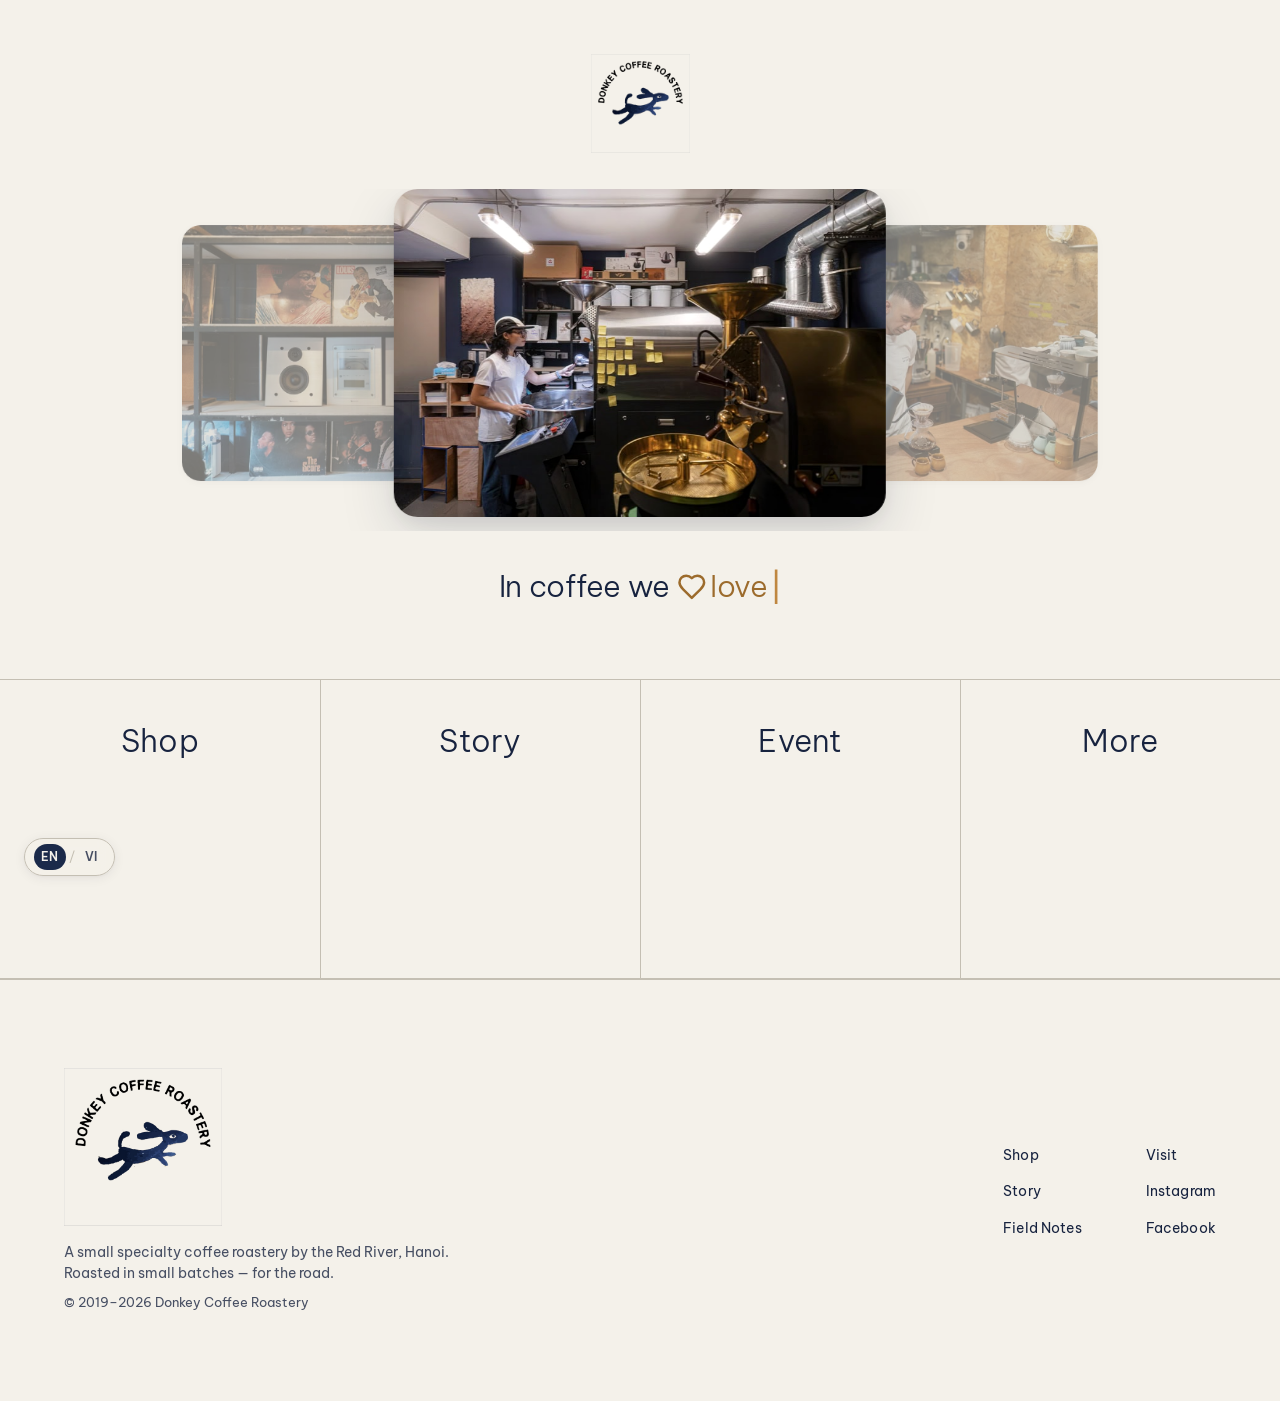
<file: index.html>
<!DOCTYPE html>
<html lang="vi">
<head>
  <meta charset="UTF-8" />
  <meta name="viewport" content="width=device-width, initial-scale=1.0" />
  <title data-i18n="title.home">Donkey Coffee Roastery — Specialty coffee for those on the move</title>
  <meta name="description" data-i18n-content="desc.home" content="Donkey Coffee Roastery — a small specialty coffee roastery by the Red River, Hanoi. Small-batch, honest, for nature lovers." />
  <link rel="preconnect" href="https://fonts.googleapis.com" />
  <link rel="preconnect" href="https://fonts.gstatic.com" crossorigin />
  <link href="https://fonts.googleapis.com/css2?family=Be+Vietnam+Pro:wght@300;400;500;600;700;800&display=swap" rel="stylesheet" />
  <link rel="icon" type="image/png" href="assets/logo-donkey.png" />
  <link rel="stylesheet" href="css/styles.css" />
</head>
<body class="is-splash">

  <!-- ===== Intro (stamp slam — quick, once per session) ===== -->
  <div class="intro" id="intro" aria-hidden="true">
    <div class="intro__inner">
      <div class="intro__mark-wrap">
        <span class="intro__ring r1"></span>
        <span class="intro__ring r2"></span>
        <span class="intro__ring r3"></span>
        <img class="intro__mark" src="assets/logo-donkey.png" alt="" />
      </div>
      <p class="intro__word">Donkey Coffee Roastery</p>
      <div class="intro__bar"><span></span></div>
    </div>
  </div>

  <main class="home">
    <!-- ===== Hero: image carousel (coverflow) + slogan ===== -->
    <section class="home-hero">
      <img class="home-hero__logo hero-fade" style="--d:0.05s" src="assets/logo-full.png" alt="Donkey Coffee Roastery" />
      <div class="carousel hero-fade" id="home-carousel" style="--d:0.16s" data-i18n-aria="home.carouselAria" aria-label="Donkey space photos">
        <div class="carousel__stage">
          <figure class="carousel__slide"><img src="assets/cafe-roasting.png" alt="Rang cà phê mẻ nhỏ trên máy rang tại Donkey" /></figure>
          <figure class="carousel__slide"><img src="assets/cafe-pourover.png" alt="Barista pha pour-over tại Donkey Coffee Roastery" /></figure>
          <figure class="carousel__slide"><img src="assets/cafe-interior.png" alt="Không gian trong quán Donkey với quầy bar gỗ và máy rang" /></figure>
          <figure class="carousel__slide"><img src="assets/cafe-outdoor.png" alt="Bàn ghế ngoài trời dưới tán cây lớn ven sông Hồng" /></figure>
          <figure class="carousel__slide"><img src="assets/cafe-vinyl.png" alt="Kệ đĩa than và loa trong không gian Donkey" /></figure>
        </div>
      </div>
      <p class="home-hero__slogan hero-fade" style="--d:0.28s" id="slogan-tw">
        In coffee we <span class="tw-icon" aria-hidden="true"></span><span class="tw-text">love</span><span class="tw-cursor" aria-hidden="true">|</span>
      </p>
    </section>

    <!-- ===== 4-cell navigation strip ===== -->
    <nav class="home-nav" data-i18n-aria="home.navAria" aria-label="Main navigation">
      <div class="home-nav__cell">
        <a class="home-nav__title" href="collection.html" data-i18n="home.shop">Shop</a>
        <ul class="home-nav__subs">
          <li><a href="collection.html?cat=beans" data-i18n="home.sub.beans">Donkey Beans</a></li>
          <li><a href="collection.html?cat=selection" data-i18n="home.sub.selection">Donkey Selection</a></li>
          <li><a href="#" data-i18n="home.sub.kombucha">Kombucha</a></li>
          <li><a href="#" data-i18n="home.sub.merch">Merch</a></li>
        </ul>
      </div>
      <div class="home-nav__cell">
        <a class="home-nav__title" href="about.html" data-i18n="home.story">Story</a>
        <ul class="home-nav__subs">
          <li><a href="about.html" data-i18n="home.sub.aboutDonkey">About Donkey</a></li>
          <li><a href="about.html" data-i18n="home.sub.journey">Our Journey</a></li>
          <li><a href="field-notes.html" data-i18n="home.sub.notes">Field Notes</a></li>
        </ul>
      </div>
      <div class="home-nav__cell">
        <a class="home-nav__title" href="#" data-i18n="home.event">Event</a>
        <ul class="home-nav__subs">
          <li><a href="#" data-i18n="home.sub.cupping">Cupping &amp; Workshop</a></li>
          <li><a href="#" data-i18n="home.sub.camping">River Camping</a></li>
          <li><a href="#" data-i18n="home.sub.popup">Pop-up Market</a></li>
        </ul>
      </div>
      <div class="home-nav__cell">
        <a class="home-nav__title" href="#" data-i18n="home.more">More</a>
        <ul class="home-nav__subs">
          <li><a href="about.html#visit" data-i18n="home.sub.visit">Visit Us</a></li>
          <li><a href="#" data-i18n="home.sub.wholesale">Wholesale</a></li>
          <li><a href="#" data-i18n="home.sub.contact">Contact</a></li>
          <li><a href="https://www.instagram.com/donkey.coffee.roastery/" target="_blank" rel="noopener">Instagram</a></li>
        </ul>
      </div>
    </nav>
  </main>

  <!-- ===== Basic footer ===== -->
  <footer class="home-footer">
    <div class="home-footer__inner">
      <div class="home-footer__brand">
        <img class="home-footer__logo" src="assets/logo-full.png" alt="Donkey Coffee Roastery" />
        <p class="home-footer__desc" data-i18n="homeFooter.desc">A small specialty coffee roastery by the Red River, Hanoi. Roasted in small batches — for the road.</p>
        <p class="home-footer__copy">© 2019–2026 Donkey Coffee Roastery</p>
      </div>
      <nav class="home-footer__links" data-i18n-aria="home.footerAria" aria-label="Footer links">
        <ul>
          <li><a href="collection.html" data-i18n="homeFooter.shop">Shop</a></li>
          <li><a href="about.html" data-i18n="homeFooter.story">Story</a></li>
          <li><a href="field-notes.html" data-i18n="homeFooter.notes">Field Notes</a></li>
        </ul>
        <ul>
          <li><a href="about.html#visit" data-i18n="homeFooter.visit">Visit</a></li>
          <li><a href="https://www.instagram.com/donkey.coffee.roastery/" target="_blank" rel="noopener">Instagram</a></li>
          <li><a href="https://web.facebook.com/profile.php?id=61556406970426" target="_blank" rel="noopener">Facebook</a></li>
        </ul>
      </nav>
    </div>
  </footer>

  <script src="js/i18n.js"></script>
  <script src="js/products.js"></script>
  <script src="js/notes.js"></script>
  <script src="js/cart.js"></script>
  <script src="js/main.js"></script>
</body>
</html>
</file>
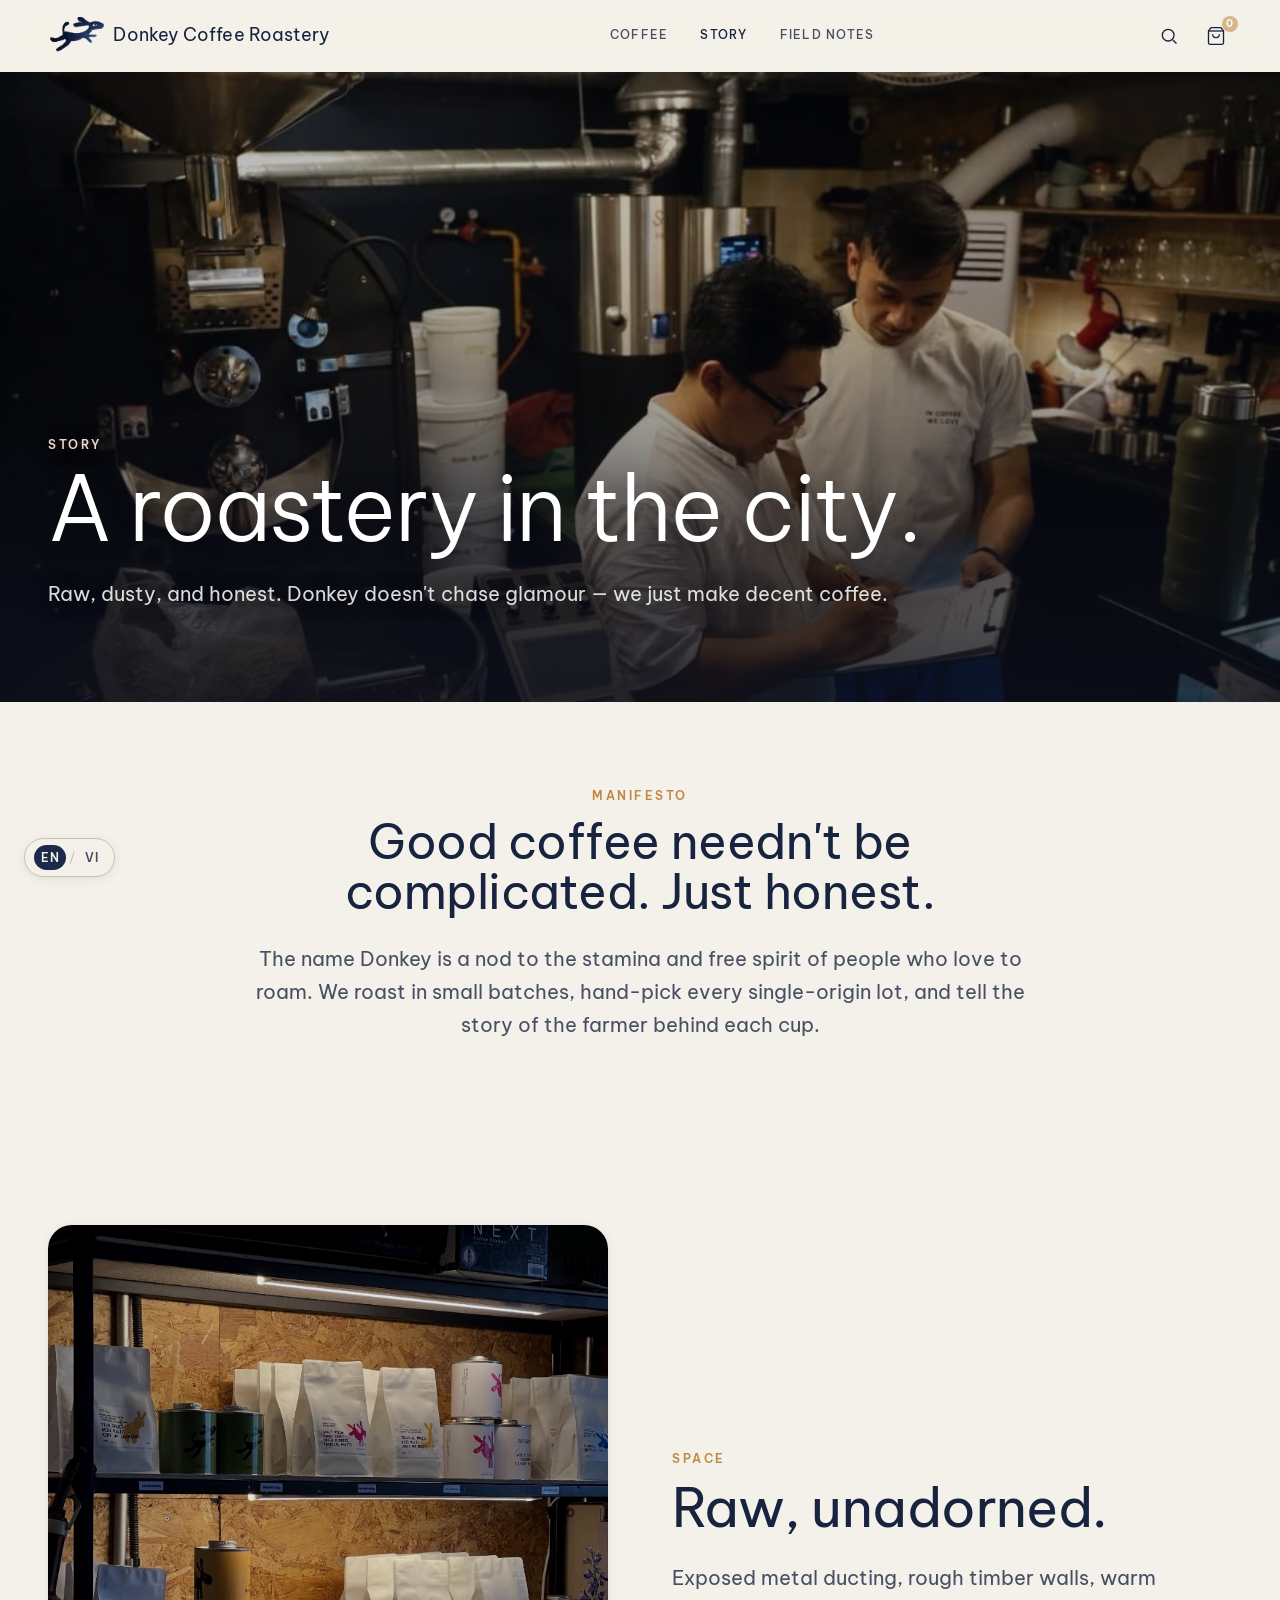
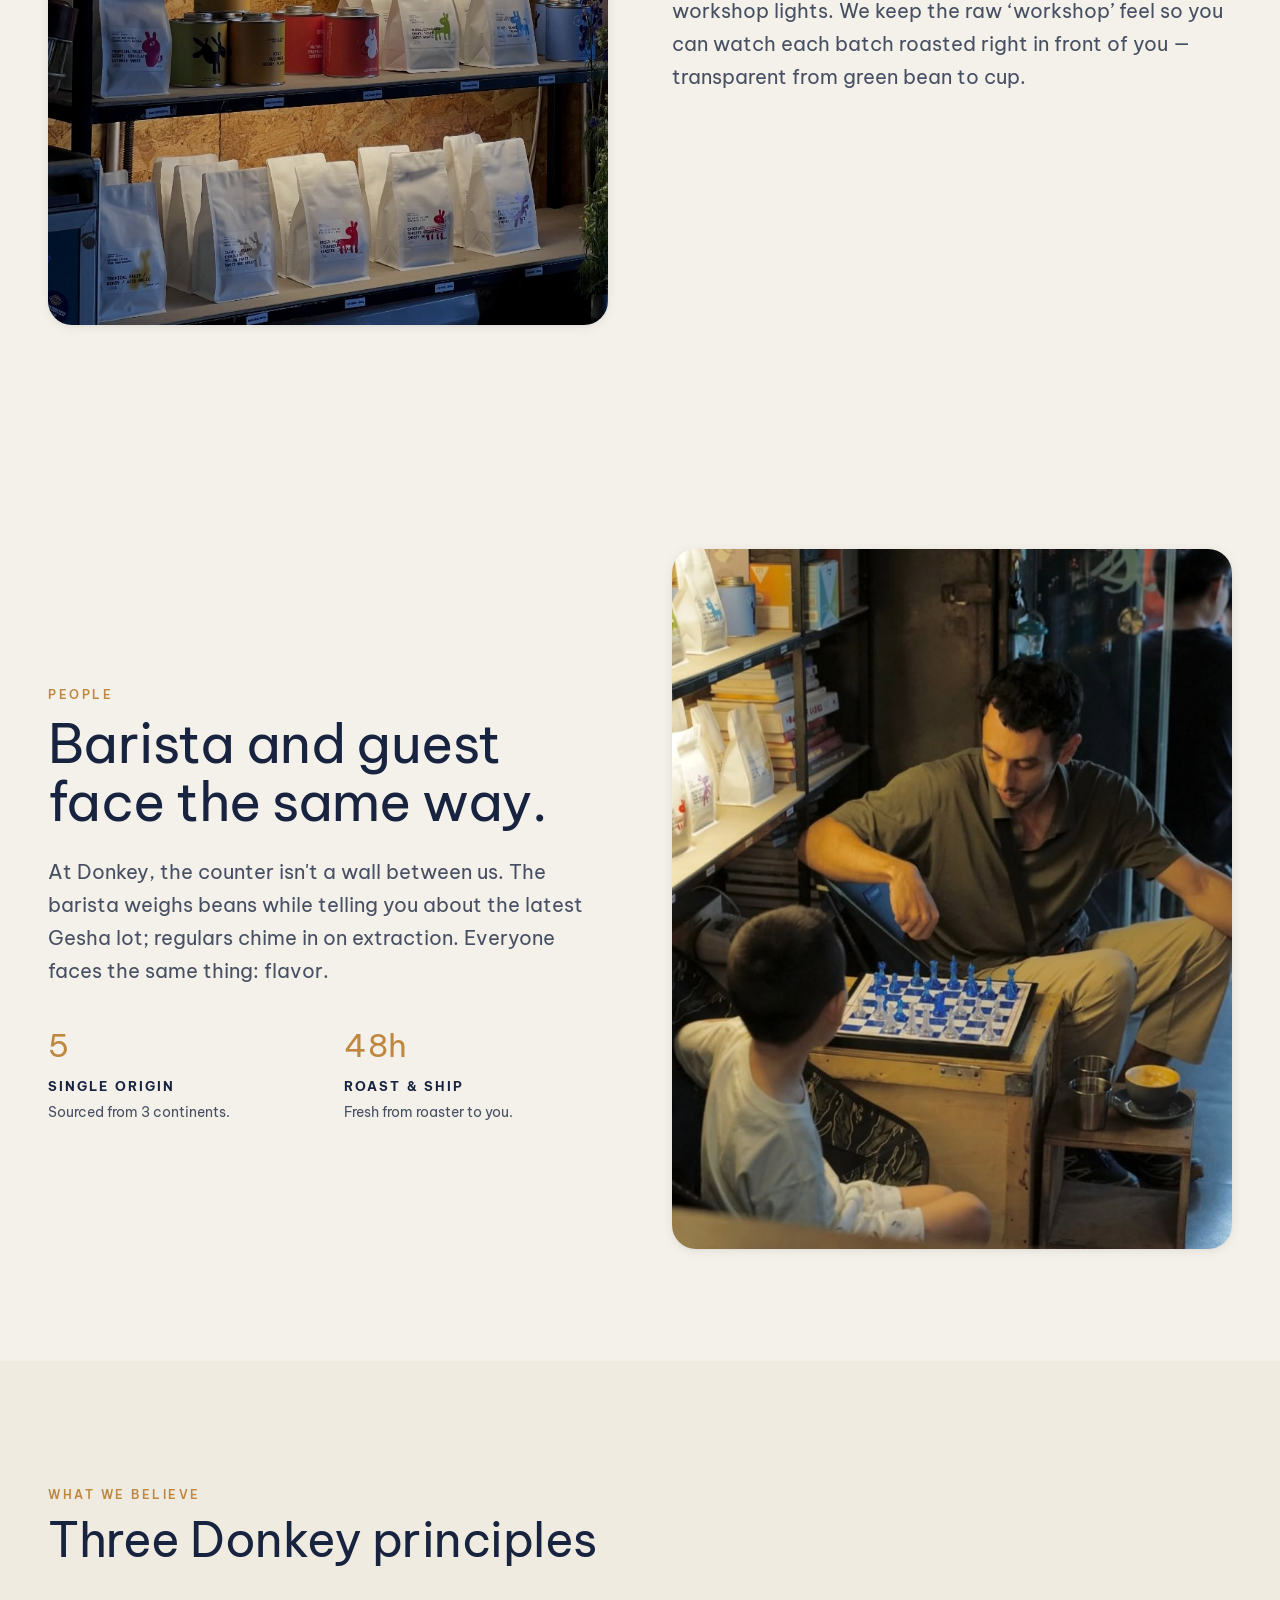
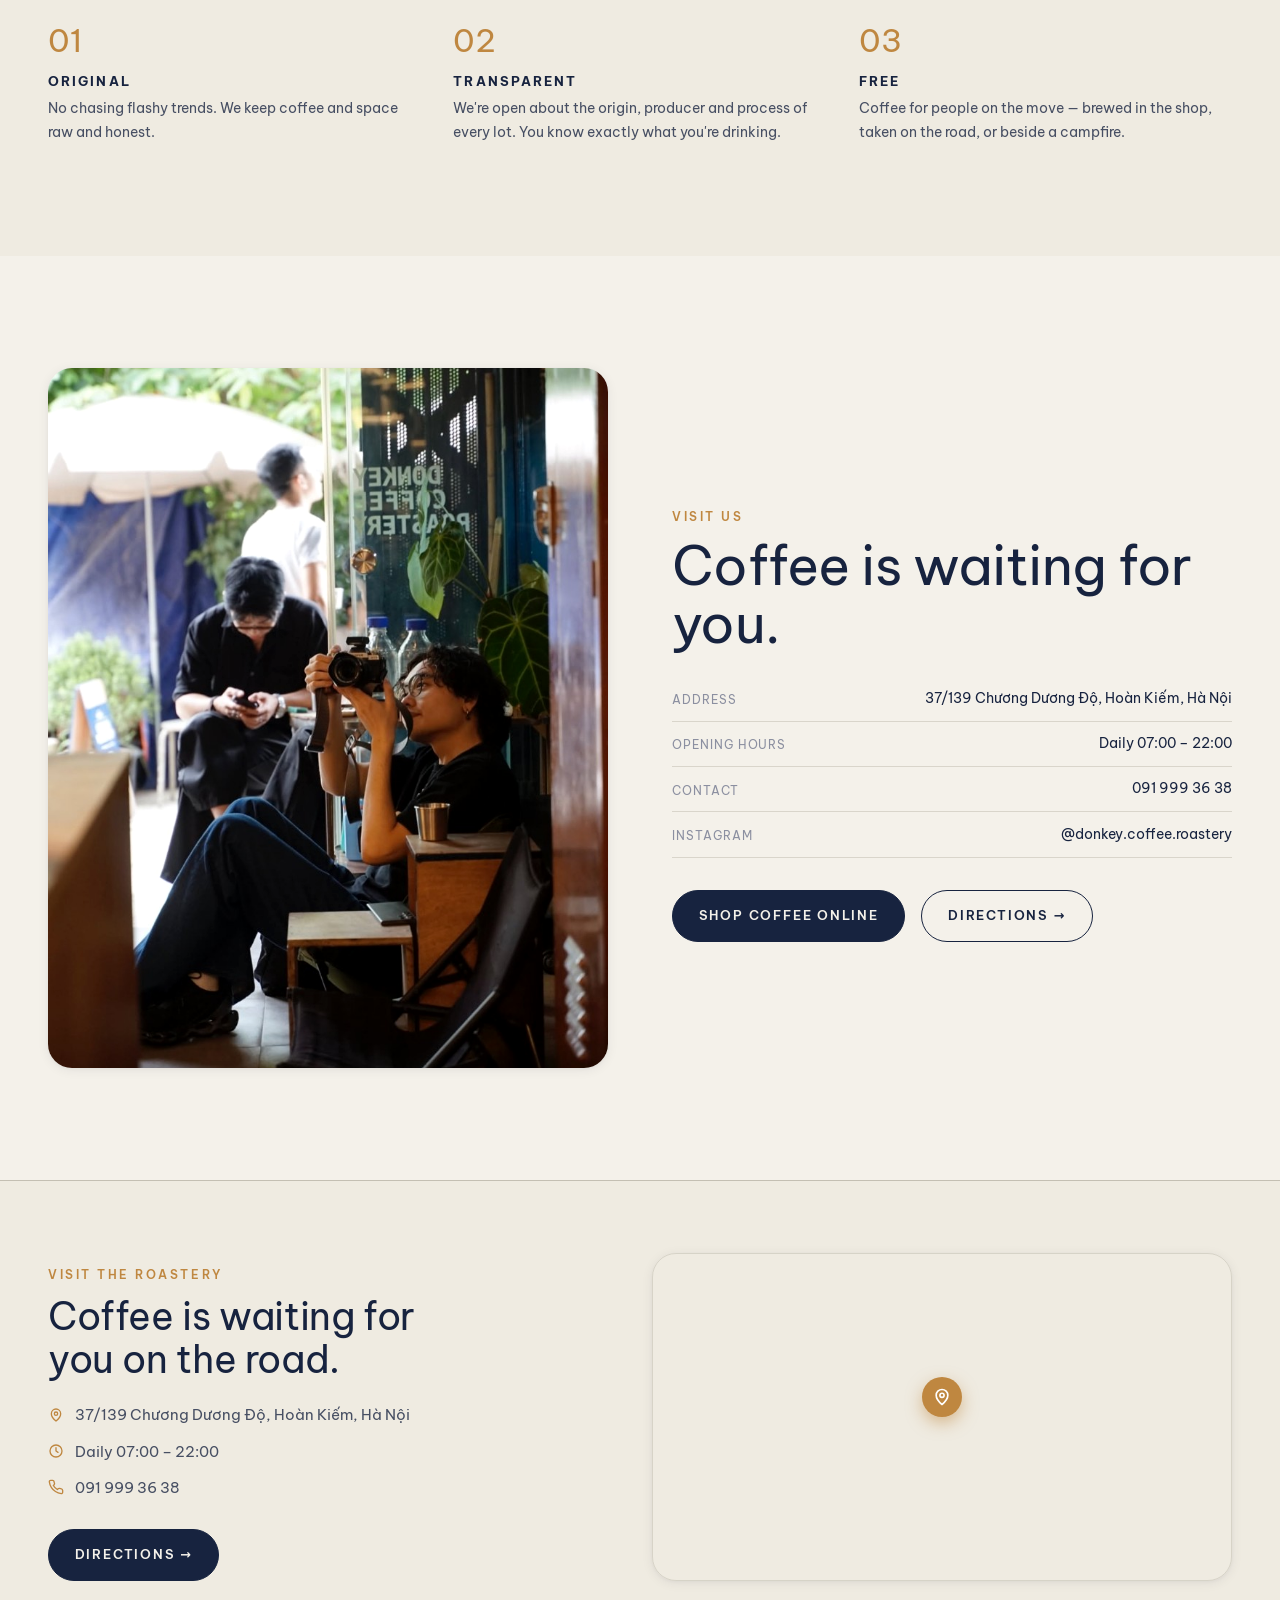
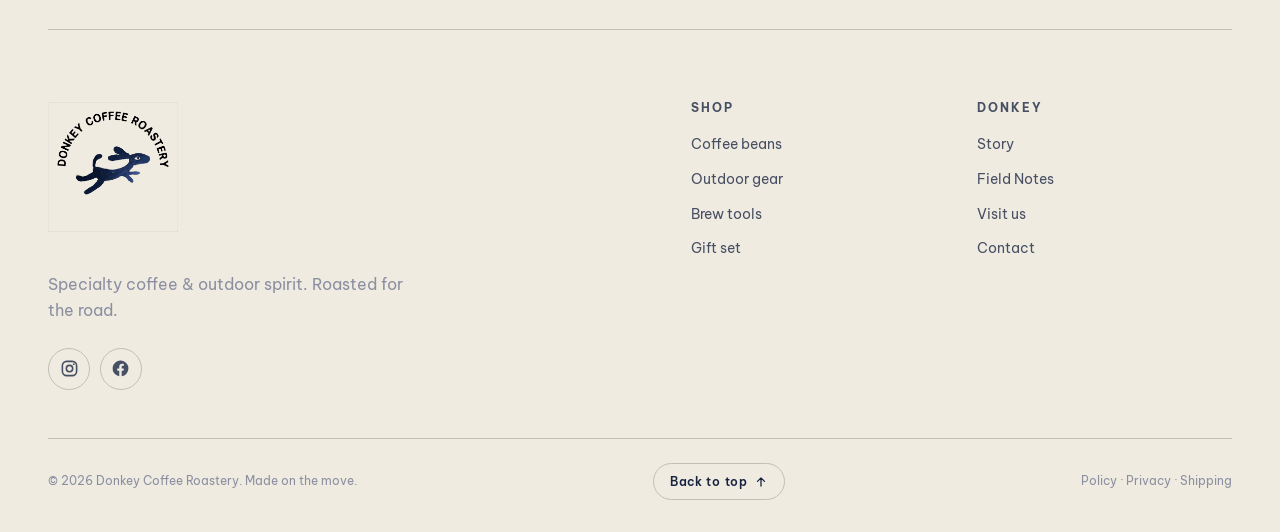
<file: about.html>
<!DOCTYPE html>
<html lang="vi">
<head>
  <meta charset="UTF-8" />
  <meta name="viewport" content="width=device-width, initial-scale=1.0" />
  <title data-i18n="title.about">Story — Donkey Coffee Roastery</title>
  <meta name="description" data-i18n-content="desc.about" content="Donkey Coffee Roastery — a roastery in the city, raw and honest. Our story, space and people." />
  <link rel="preconnect" href="https://fonts.googleapis.com" />
  <link rel="preconnect" href="https://fonts.gstatic.com" crossorigin />
  <link href="https://fonts.googleapis.com/css2?family=Be+Vietnam+Pro:wght@300;400;500;600;700;800&display=swap" rel="stylesheet" />
  <link rel="icon" type="image/png" href="assets/logo-donkey.png" />
  <link rel="stylesheet" href="css/styles.css" />
</head>
<body>

  <header class="site-header" id="header">
    <div class="container">
      <a href="index.html" class="brand" aria-label="Donkey Coffee Roastery"><img class="brand__logo" src="assets/logo-donkey.png" alt="" /><span class="brand__name">Donkey Coffee Roastery</span></a>
      <nav class="nav">
        <a href="collection.html" data-i18n="nav.coffee">Coffee</a>
        <a href="about.html" class="active" data-i18n="nav.story">Story</a>
        <a href="field-notes.html" data-i18n="nav.notes">Field Notes</a>
      </nav>
      <div class="header-actions">
        <button class="icon-btn desktop-only" data-i18n-aria="nav.search" aria-label="Search">
          <svg width="20" height="20" viewBox="0 0 24 24" fill="none" stroke="currentColor" stroke-width="1.6"><circle cx="11" cy="11" r="7"/><path d="m21 21-4.3-4.3"/></svg>
        </button>
        <button class="icon-btn" id="cart-btn" data-i18n-aria="nav.cart" aria-label="Cart">
          <svg width="20" height="20" viewBox="0 0 24 24" fill="none" stroke="currentColor" stroke-width="1.6"><path d="M6 2 3 6v14a2 2 0 0 0 2 2h14a2 2 0 0 0 2-2V6l-3-4Z"/><path d="M3 6h18"/><path d="M16 10a4 4 0 0 1-8 0"/></svg>
          <span class="cart-count" id="cart-count">0</span>
        </button>
        <button class="nav-toggle" id="nav-toggle" data-i18n-aria="nav.openMenu" aria-label="Open menu">
          <svg width="24" height="24" viewBox="0 0 24 24" fill="none" stroke="currentColor" stroke-width="1.6"><path d="M3 6h18M3 12h18M3 18h18"/></svg>
        </button>
      </div>
    </div>
  </header>

  <div class="mobile-nav" id="mobile-nav">
    <div class="mobile-nav__top">
      <span class="brand"><img class="brand__logo" src="assets/logo-donkey.png" alt="" /><span class="brand__name">Donkey Coffee Roastery</span></span>
      <button class="icon-btn" id="nav-close" data-i18n-aria="nav.closeMenu" aria-label="Close menu">
        <svg width="26" height="26" viewBox="0 0 24 24" fill="none" stroke="currentColor" stroke-width="1.6"><path d="M18 6 6 18M6 6l12 12"/></svg>
      </button>
    </div>
    <a href="collection.html" data-i18n="nav.coffee">Coffee</a>
    <a href="about.html" data-i18n="nav.story">Story</a>
    <a href="field-notes.html" data-i18n="nav.notes">Field Notes</a>
  </div>

  <main>
    <!-- Hero -->
    <section class="hero" style="min-height:70svh">
      <div class="hero__media"><img src="assets/roast-machine.png" alt="Lò rang Donkey Coffee Roastery" /></div>
      <div class="container hero__inner">
        <p class="eyebrow reveal" data-i18n="about.eyebrow">Story</p>
        <h1 class="display reveal" style="max-width:16ch" data-i18n="about.h1">A roastery in the city.</h1>
        <p class="lead reveal" data-i18n="about.lead">Raw, dusty, and honest. Donkey doesn't chase glamour — we just make decent coffee.</p>
      </div>
    </section>

    <!-- Manifesto -->
    <section class="section--tight section">
      <div class="container container--narrow" style="text-align:center">
        <p class="eyebrow reveal" data-i18n="about.manifestoEyebrow">Manifesto</p>
        <h2 class="reveal" style="font-size:clamp(1.8rem,4vw,3rem); margin-top:0.75rem" data-i18n="about.manifestoTitle">Good coffee needn't be complicated. Just honest.</h2>
        <p class="lead reveal" style="margin:1.5rem auto 0" data-i18n="about.manifestoBody">The name Donkey is a nod to the stamina and free spirit of people who love to roam. We roast in small batches, hand-pick every single-origin lot, and tell the story of the farmer behind each cup.</p>
      </div>
    </section>

    <!-- Editorial 1 -->
    <section class="section">
      <div class="container">
        <div class="editorial">
          <div class="editorial__media reveal"><span class="editorial__tag" data-i18n="about.spaceTag">Space</span><img src="assets/product-shelf.png" alt="Donkey coffee product shelf on OSB wall" /></div>
          <div class="editorial__body reveal">
            <p class="eyebrow" data-i18n="about.spaceTag">Space</p>
            <h2 data-i18n="about.spaceTitle">Raw, unadorned.</h2>
            <p class="lead" data-i18n="about.spaceBody">Exposed metal ducting, rough timber walls, warm workshop lights. We keep the raw 'workshop' feel so you can watch each batch roasted right in front of you — transparent from green bean to cup.</p>
          </div>
        </div>
      </div>
    </section>

    <!-- Editorial 2 reverse -->
    <section class="section">
      <div class="container">
        <div class="editorial editorial--reverse">
          <div class="editorial__media reveal"><span class="editorial__tag" data-i18n="about.peopleTag">People</span><img src="assets/cafe-chess.png" alt="Guests playing chess over coffee at Donkey" /></div>
          <div class="editorial__body reveal">
            <p class="eyebrow" data-i18n="about.peopleTag">People</p>
            <h2 data-i18n="about.peopleTitle">Barista and guest face the same way.</h2>
            <p class="lead" data-i18n="about.peopleBody">At Donkey, the counter isn't a wall between us. The barista weighs beans while telling you about the latest Gesha lot; regulars chime in on extraction. Everyone faces the same thing: flavor.</p>
            <div class="values" style="margin-top:2rem">
              <div class="value"><span class="value__num">5</span><h3 data-i18n="about.statOrigin">Single origin</h3><p data-i18n="about.statOriginSub">Sourced from 3 continents.</p></div>
              <div class="value"><span class="value__num">48h</span><h3 data-i18n="about.statRoast">Roast & ship</h3><p data-i18n="about.statRoastSub">Fresh from roaster to you.</p></div>
            </div>
          </div>
        </div>
      </div>
    </section>

    <!-- Values -->
    <section class="section" style="background:var(--paper-2)">
      <div class="container">
        <div class="section-head"><div><p class="eyebrow reveal" data-i18n="about.valuesEyebrow">What we believe</p><h2 class="reveal" data-i18n="about.valuesTitle">Three Donkey principles</h2></div></div>
        <div class="values">
          <div class="value reveal"><span class="value__num">01</span><h3 data-i18n="about.val1Title">Original</h3><p data-i18n="about.val1Body">No chasing flashy trends. We keep coffee and space raw and honest.</p></div>
          <div class="value reveal"><span class="value__num">02</span><h3 data-i18n="about.val2Title">Transparent</h3><p data-i18n="about.val2Body">We're open about the origin, producer and process of every lot. You know exactly what you're drinking.</p></div>
          <div class="value reveal"><span class="value__num">03</span><h3 data-i18n="about.val3Title">Free</h3><p data-i18n="about.val3Body">Coffee for people on the move — brewed in the shop, taken on the road, or beside a campfire.</p></div>
        </div>
      </div>
    </section>

    <!-- Visit -->
    <section class="section" id="visit">
      <div class="container">
        <div class="editorial">
          <div class="editorial__media reveal"><span class="editorial__tag" data-i18n="home.sub.visit">Visit Us</span><img src="assets/storefront.png" alt="Glass storefront of Donkey Coffee Roastery" /></div>
          <div class="editorial__body reveal">
            <p class="eyebrow" data-i18n="home.sub.visit">Visit Us</p>
            <h2 data-i18n="about.visitTitle">Coffee is waiting for you.</h2>
            <ul class="spec-list" style="border-top:none; padding-top:0; margin-top:1.5rem">
              <li><span class="k" data-i18n="about.visitAddress">Address</span><span>37/139 Chương Dương Độ, Hoàn Kiếm, Hà Nội</span></li>
              <li><span class="k" data-i18n="about.visitHours">Opening hours</span><span data-i18n="about.visitHoursVal">Daily 07:00 – 22:00</span></li>
              <li><span class="k" data-i18n="about.visitContact">Contact</span><span><a href="tel:+84919993638">091 999 36 38</a></span></li>
              <li><span class="k">Instagram</span><span><a href="https://www.instagram.com/donkey.coffee.roastery/" target="_blank" rel="noopener">@donkey.coffee.roastery</a></span></li>
            </ul>
            <div class="hero__cta" style="margin-top:2rem">
              <a href="collection.html" class="btn" data-i18n="about.visitBtnShop">Shop coffee online</a>
              <a href="https://www.google.com/maps/search/?api=1&query=37%2F139%20Ch%C6%B0%C6%A1ng%20D%C6%B0%C6%A1ng%20%C4%90%E1%BB%99%2C%20Ho%C3%A0n%20Ki%E1%BA%BFm%2C%20H%C3%A0%20N%E1%BB%99i" target="_blank" rel="noopener" class="btn btn--ghost" data-i18n="about.visitBtnDir">Directions →</a>
            </div>
          </div>
        </div>
      </div>
    </section>
  </main>

  <footer class="site-footer">
    <div class="container">
      <div class="footer-grid">
        <div>
          <a href="index.html" class="brand" aria-label="Donkey Coffee Roastery"><img class="brand__logo brand__logo--mark" src="assets/logo-full.png" alt="Donkey Coffee Roastery" /></a>
          <p class="muted" style="max-width:34ch; margin-top:1rem">Cà phê đặc sản & tinh thần outdoor. Rang cho những cung đường.</p>
        </div>
        <div><h4>Mua sắm</h4><ul><li><a href="collection.html">Cà phê hạt</a></li><li><a href="collection.html">Single origin</a></li><li><a href="collection.html">Gift set</a></li></ul></div>
        <div><h4>Donkey</h4><ul><li><a href="about.html">Câu chuyện</a></li><li><a href="field-notes.html">Field Notes</a></li><li><a href="about.html#visit">Ghé quán</a></li></ul></div>
        <div><h4>Theo dõi</h4><ul><li><a href="#">Instagram</a></li><li><a href="#">Facebook</a></li><li><a href="#">TikTok</a></li></ul></div>
      </div>
      <div class="footer-bottom"><span>© 2026 Donkey Coffee Roastery. Made on the move.</span><span>Chính sách · Bảo mật · Vận chuyển</span></div>
    </div>
  </footer>

  <script src="js/i18n.js"></script>
  <script src="js/products.js"></script>
  <script src="js/cart.js"></script>
  <script src="js/main.js"></script>
</body>
</html>
</file>
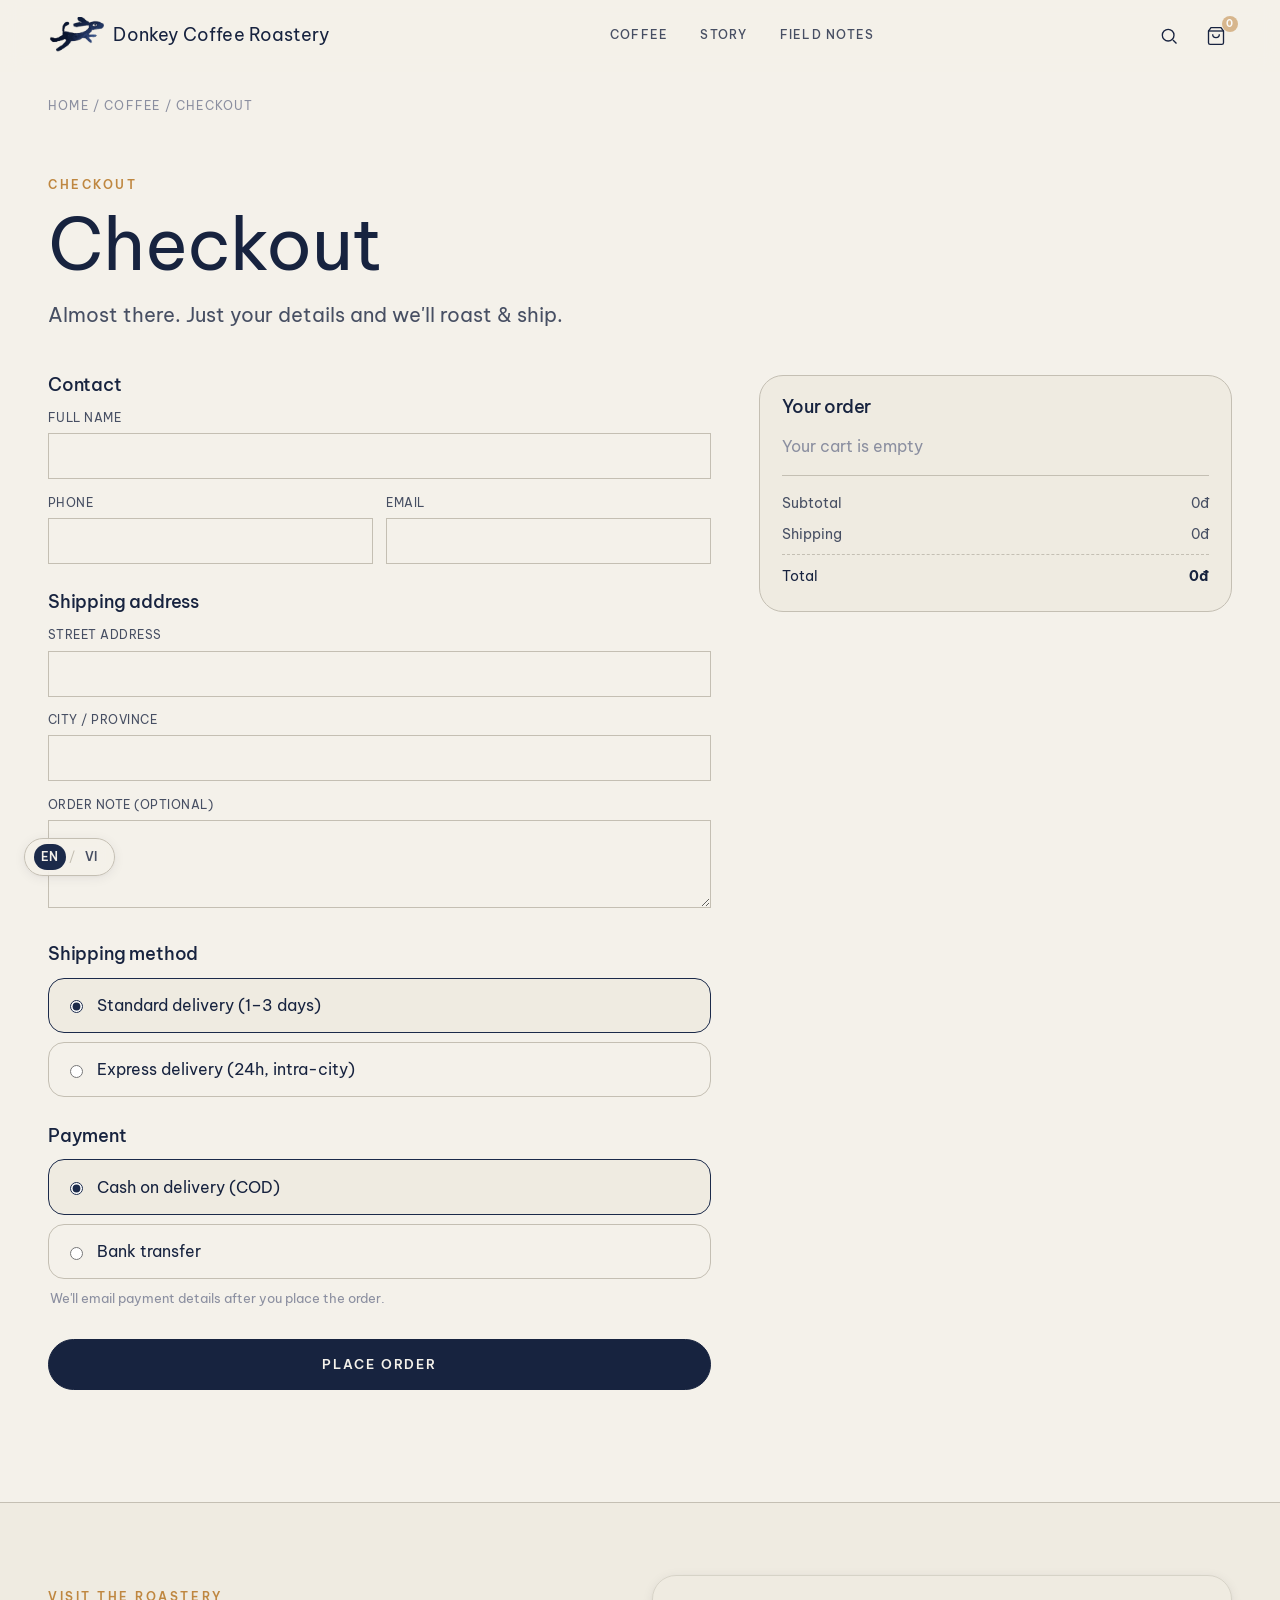
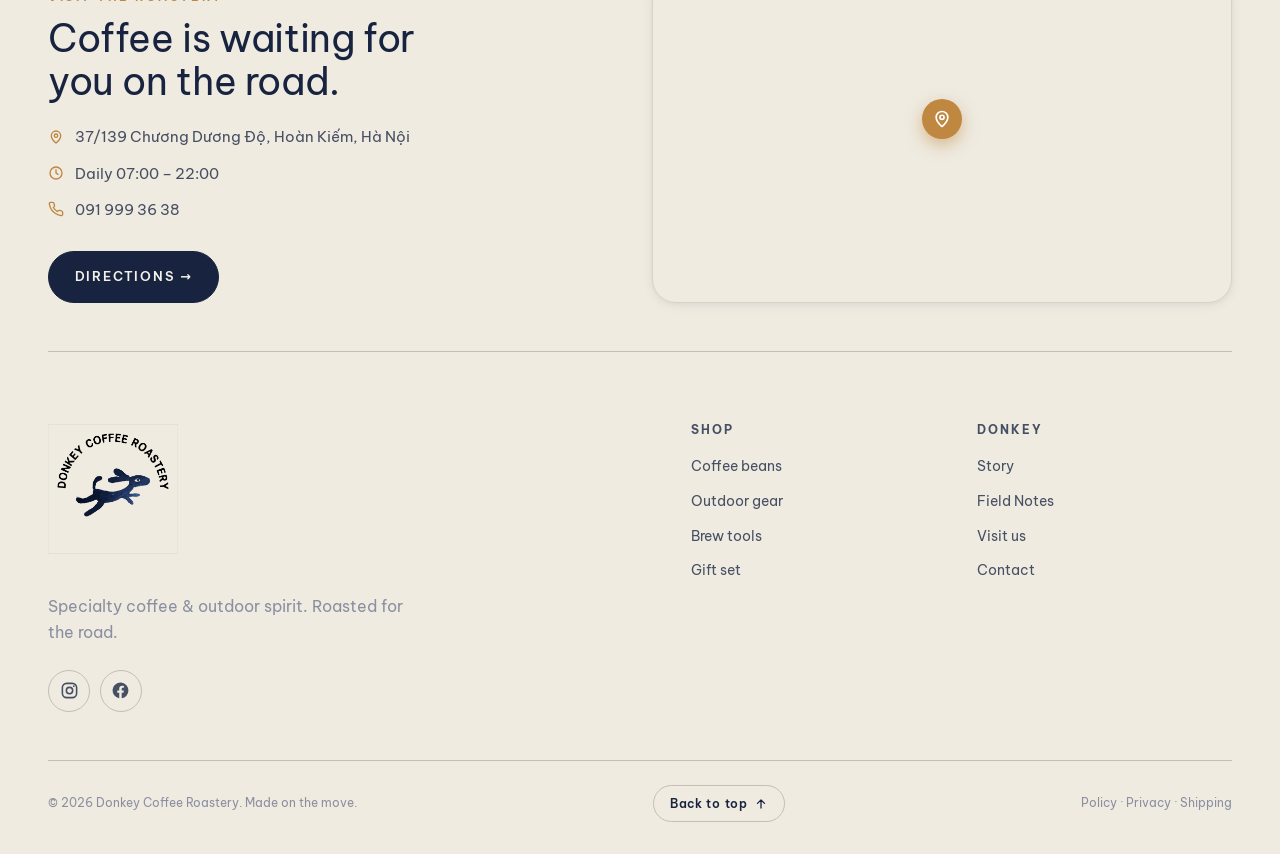
<file: checkout.html>
<!DOCTYPE html>
<html lang="en">
<head>
  <meta charset="UTF-8" />
  <meta name="viewport" content="width=device-width, initial-scale=1.0" />
  <title data-i18n="title.checkout">Checkout — Donkey Coffee Roastery</title>
  <meta name="description" data-i18n-content="desc.checkout" content="Complete your order at Donkey Coffee Roastery." />
  <link rel="preconnect" href="https://fonts.googleapis.com" />
  <link rel="preconnect" href="https://fonts.gstatic.com" crossorigin />
  <link href="https://fonts.googleapis.com/css2?family=Be+Vietnam+Pro:wght@300;400;500;600;700;800&display=swap" rel="stylesheet" />
  <link rel="icon" type="image/png" href="assets/logo-donkey.png" />
  <link rel="stylesheet" href="css/styles.css" />
</head>
<body>

  <header class="site-header" id="header">
    <div class="container">
      <a href="index.html" class="brand" aria-label="Donkey Coffee Roastery"><img class="brand__logo" src="assets/logo-donkey.png" alt="" /><span class="brand__name">Donkey Coffee Roastery</span></a>
      <nav class="nav">
        <a href="collection.html" data-i18n="nav.coffee">Coffee</a>
        <a href="about.html" data-i18n="nav.story">Story</a>
        <a href="field-notes.html" data-i18n="nav.notes">Field Notes</a>
      </nav>
      <div class="header-actions">
        <button class="icon-btn desktop-only" data-i18n-aria="nav.search" aria-label="Search">
          <svg width="20" height="20" viewBox="0 0 24 24" fill="none" stroke="currentColor" stroke-width="1.6"><circle cx="11" cy="11" r="7"/><path d="m21 21-4.3-4.3"/></svg>
        </button>
        <button class="icon-btn" id="cart-btn" data-i18n-aria="nav.cart" aria-label="Cart">
          <svg width="20" height="20" viewBox="0 0 24 24" fill="none" stroke="currentColor" stroke-width="1.6"><path d="M6 2 3 6v14a2 2 0 0 0 2 2h14a2 2 0 0 0 2-2V6l-3-4Z"/><path d="M3 6h18"/><path d="M16 10a4 4 0 0 1-8 0"/></svg>
          <span class="cart-count" id="cart-count">0</span>
        </button>
        <button class="nav-toggle" id="nav-toggle" data-i18n-aria="nav.openMenu" aria-label="Open menu">
          <svg width="24" height="24" viewBox="0 0 24 24" fill="none" stroke="currentColor" stroke-width="1.6"><path d="M3 6h18M3 12h18M3 18h18"/></svg>
        </button>
      </div>
    </div>
  </header>

  <div class="mobile-nav" id="mobile-nav">
    <div class="mobile-nav__top">
      <span class="brand"><img class="brand__logo" src="assets/logo-donkey.png" alt="" /><span class="brand__name">Donkey Coffee Roastery</span></span>
      <button class="icon-btn" id="nav-close" data-i18n-aria="nav.closeMenu" aria-label="Close menu">
        <svg width="26" height="26" viewBox="0 0 24 24" fill="none" stroke="currentColor" stroke-width="1.6"><path d="M18 6 6 18M6 6l12 12"/></svg>
      </button>
    </div>
    <a href="collection.html" data-i18n="nav.coffee">Coffee</a>
    <a href="about.html" data-i18n="nav.story">Story</a>
    <a href="field-notes.html" data-i18n="nav.notes">Field Notes</a>
  </div>

  <main id="checkout-root">
    <div class="container">
      <nav class="breadcrumb">
        <a href="index.html" data-i18n="common.home">Home</a> /
        <a href="collection.html" data-i18n="nav.coffee">Coffee</a> /
        <span data-i18n="checkout.crumb">Checkout</span>
      </nav>

      <div class="page-head">
        <p class="eyebrow reveal" data-i18n="checkout.crumb">Checkout</p>
        <h1 class="reveal" data-i18n="checkout.h1">Checkout</h1>
        <p class="lead reveal" style="margin-top:1rem" data-i18n="checkout.lead">Almost there. Just your details and we'll roast & ship.</p>
      </div>

      <div class="checkout">
        <div class="checkout__form" id="checkout-form-wrap">
          <form id="checkout-form" novalidate>

            <section class="checkout-section">
              <h2 data-i18n="checkout.contactHead">Contact</h2>
              <div class="form-row">
                <label class="field">
                  <span class="field__label" data-i18n="checkout.fullname">Full name</span>
                  <input type="text" name="fullname" autocomplete="name" required />
                </label>
              </div>
              <div class="form-row form-row--2">
                <label class="field">
                  <span class="field__label" data-i18n="checkout.phone">Phone</span>
                  <input type="tel" name="phone" autocomplete="tel" inputmode="tel" required />
                </label>
                <label class="field">
                  <span class="field__label" data-i18n="checkout.email">Email</span>
                  <input type="email" name="email" autocomplete="email" required />
                </label>
              </div>
            </section>

            <section class="checkout-section">
              <h2 data-i18n="checkout.shippingHead">Shipping address</h2>
              <div class="form-row">
                <label class="field">
                  <span class="field__label" data-i18n="checkout.address">Street address</span>
                  <input type="text" name="address" autocomplete="street-address" required />
                </label>
              </div>
              <div class="form-row">
                <label class="field">
                  <span class="field__label" data-i18n="checkout.city">City / Province</span>
                  <input type="text" name="city" autocomplete="address-level1" required />
                </label>
              </div>
              <div class="form-row">
                <label class="field">
                  <span class="field__label" data-i18n="checkout.note">Order note (optional)</span>
                  <textarea name="note" rows="3"></textarea>
                </label>
              </div>
            </section>

            <section class="checkout-section">
              <h2 data-i18n="checkout.shipMethodHead">Shipping method</h2>
              <label class="opt-card">
                <input type="radio" name="shipping" value="standard" checked />
                <span data-i18n="checkout.shipStd">Standard delivery (1–3 days)</span>
              </label>
              <label class="opt-card">
                <input type="radio" name="shipping" value="express" />
                <span data-i18n="checkout.shipExpress">Express delivery (24h, intra-city)</span>
              </label>
            </section>

            <section class="checkout-section">
              <h2 data-i18n="checkout.payHead">Payment</h2>
              <label class="opt-card">
                <input type="radio" name="payment" value="cod" checked />
                <span data-i18n="checkout.payCod">Cash on delivery (COD)</span>
              </label>
              <label class="opt-card">
                <input type="radio" name="payment" value="bank" />
                <span data-i18n="checkout.payBank">Bank transfer</span>
              </label>
              <p class="muted opt-note" data-i18n="checkout.payBankNote">We'll email payment details after you place the order.</p>
            </section>

            <button type="submit" id="place-order" class="btn btn--block" data-i18n="checkout.place">Place order</button>
          </form>
        </div>

        <aside class="checkout-summary" id="checkout-summary-wrap">
          <div id="checkout-summary"></div>
        </aside>
      </div>

      <section id="order-success" class="order-success" hidden>
        <div class="order-success__inner">
          <div class="order-success__check" aria-hidden="true">
            <svg viewBox="0 0 24 24" width="44" height="44" fill="none" stroke="currentColor" stroke-width="2" stroke-linecap="round" stroke-linejoin="round"><circle cx="12" cy="12" r="10"/><path d="m8 12 3 3 5-6"/></svg>
          </div>
          <h2 data-i18n="checkout.successTitle">Order placed. Thank you!</h2>
          <p class="lead" data-i18n="checkout.successBody">We've received your order and will reach out shortly to confirm.</p>
          <dl class="order-success__meta">
            <div><dt data-i18n="checkout.successOrderLabel">Order ID</dt><dd id="success-order">—</dd></div>
            <div><dt data-i18n="checkout.successNameLabel">Customer</dt><dd id="success-name">—</dd></div>
            <div><dt data-i18n="checkout.successPayLabel">Payment</dt><dd id="success-pay">—</dd></div>
          </dl>
          <div class="order-success__cta">
            <a href="index.html" class="btn" data-i18n="checkout.backHome">Back to home</a>
            <a href="collection.html" class="btn btn--ghost" data-i18n="checkout.viewShop">Keep shopping</a>
          </div>
        </div>
      </section>
    </div>
  </main>

  <footer class="site-footer"></footer>

  <script src="js/i18n.js"></script>
  <script src="js/products.js"></script>
  <script src="js/cart.js"></script>
  <script src="js/main.js"></script>
</body>
</html>
</file>
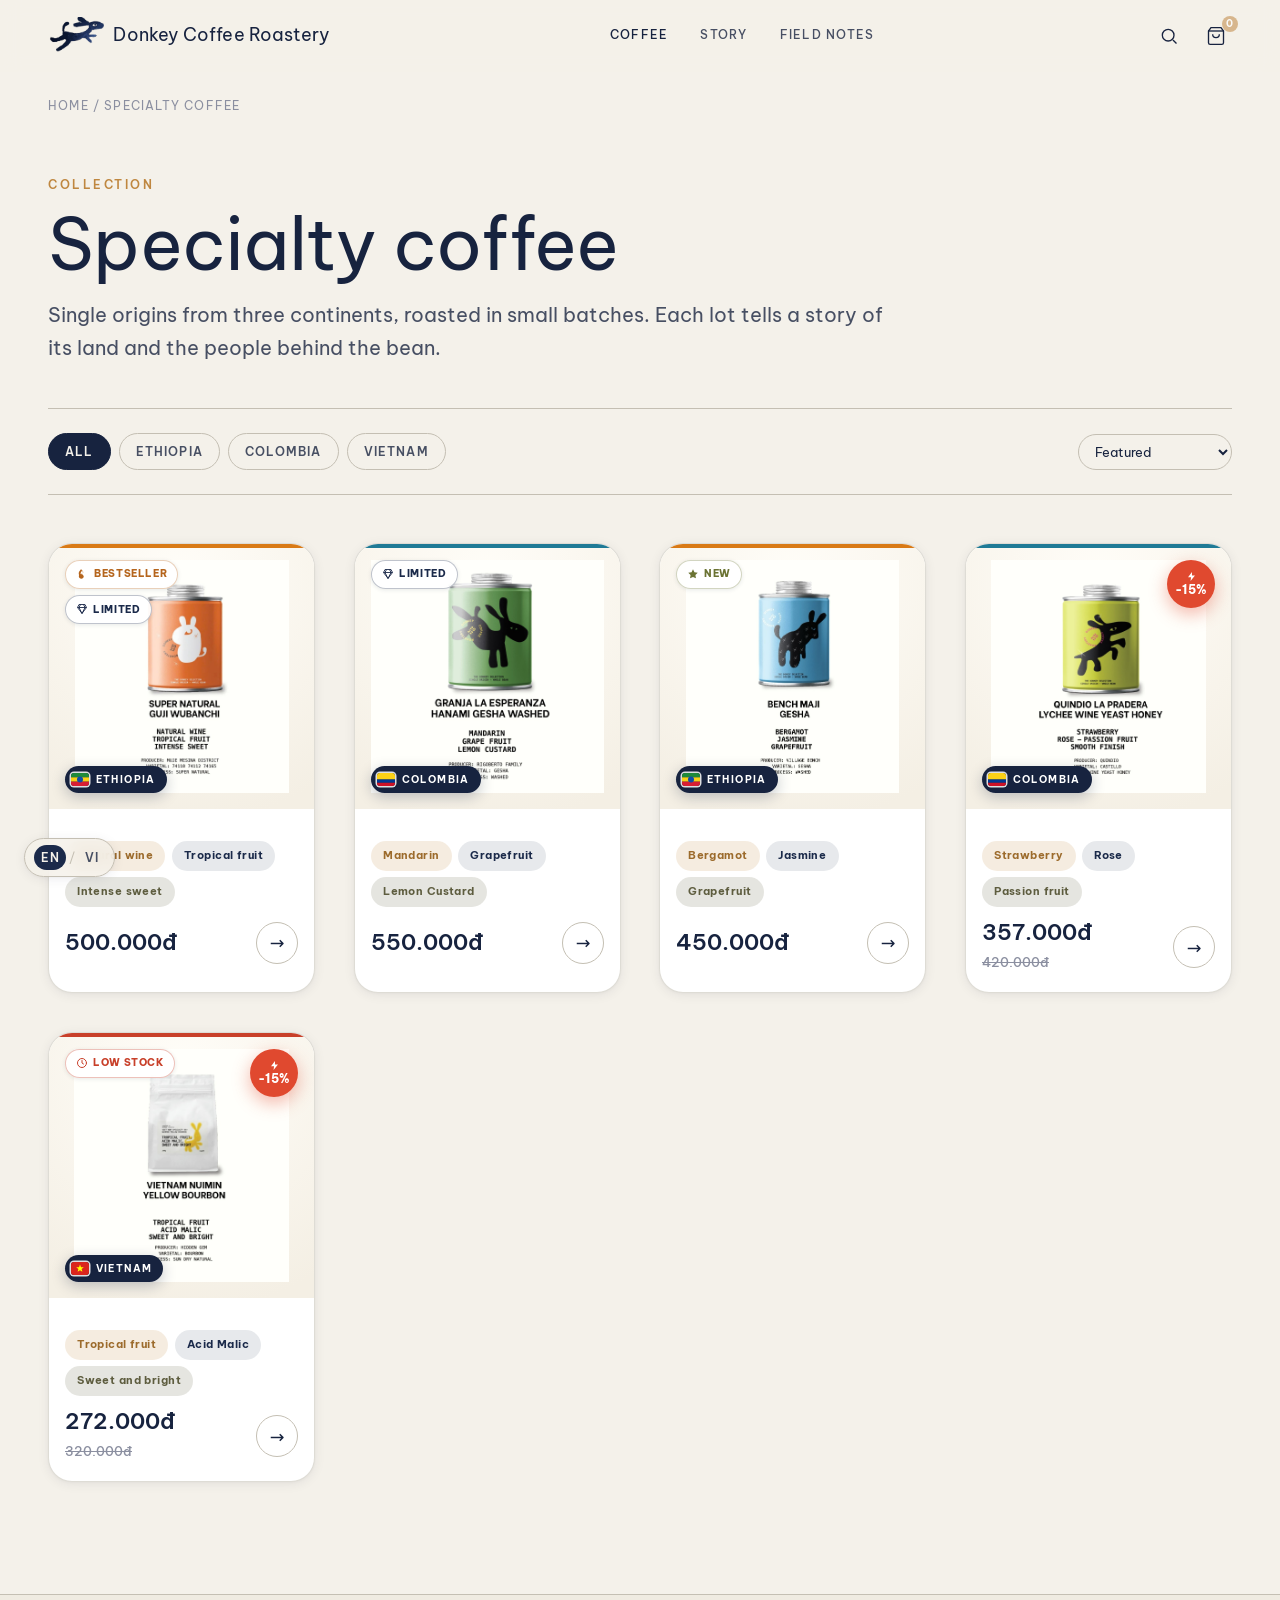
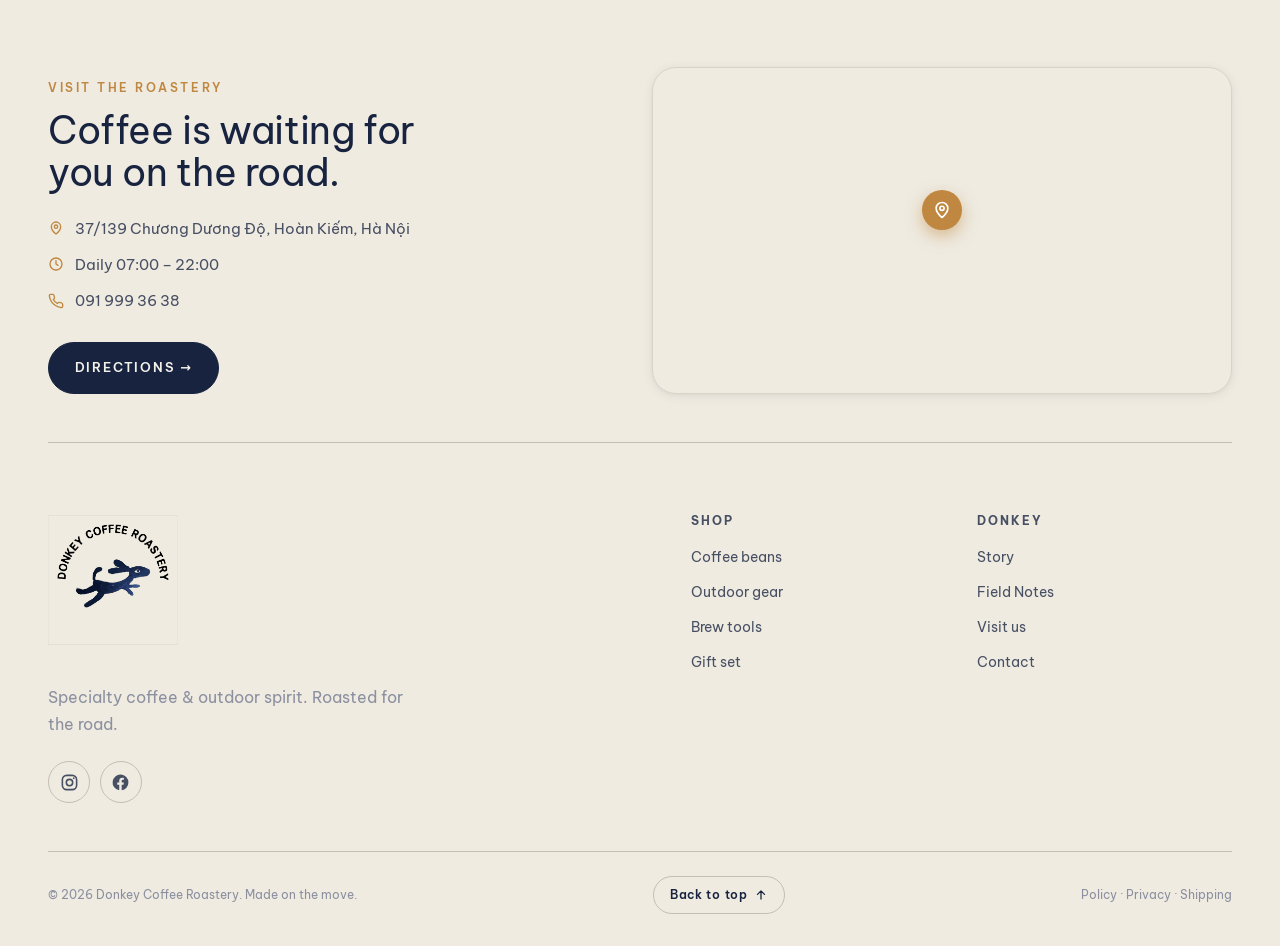
<file: collection.html>
<!DOCTYPE html>
<html lang="vi">
<head>
  <meta charset="UTF-8" />
  <meta name="viewport" content="width=device-width, initial-scale=1.0" />
  <title data-i18n="title.collection">Specialty coffee — Donkey Coffee Roastery</title>
  <meta name="description" data-i18n-content="desc.collection" content="A collection of small-batch specialty coffee from Donkey Coffee Roastery." />
  <link rel="preconnect" href="https://fonts.googleapis.com" />
  <link rel="preconnect" href="https://fonts.gstatic.com" crossorigin />
  <link href="https://fonts.googleapis.com/css2?family=Be+Vietnam+Pro:wght@300;400;500;600;700;800&display=swap" rel="stylesheet" />
  <link rel="icon" type="image/png" href="assets/logo-donkey.png" />
  <link rel="stylesheet" href="css/styles.css" />
</head>
<body>

  <header class="site-header" id="header">
    <div class="container">
      <a href="index.html" class="brand" aria-label="Donkey Coffee Roastery"><img class="brand__logo" src="assets/logo-donkey.png" alt="" /><span class="brand__name">Donkey Coffee Roastery</span></a>
      <nav class="nav">
        <a href="collection.html" class="active" data-i18n="nav.coffee">Coffee</a>
        <a href="about.html" data-i18n="nav.story">Story</a>
        <a href="field-notes.html" data-i18n="nav.notes">Field Notes</a>
      </nav>
      <div class="header-actions">
        <button class="icon-btn desktop-only" data-i18n-aria="nav.search" aria-label="Search">
          <svg width="20" height="20" viewBox="0 0 24 24" fill="none" stroke="currentColor" stroke-width="1.6"><circle cx="11" cy="11" r="7"/><path d="m21 21-4.3-4.3"/></svg>
        </button>
        <button class="icon-btn" id="cart-btn" data-i18n-aria="nav.cart" aria-label="Cart">
          <svg width="20" height="20" viewBox="0 0 24 24" fill="none" stroke="currentColor" stroke-width="1.6"><path d="M6 2 3 6v14a2 2 0 0 0 2 2h14a2 2 0 0 0 2-2V6l-3-4Z"/><path d="M3 6h18"/><path d="M16 10a4 4 0 0 1-8 0"/></svg>
          <span class="cart-count" id="cart-count">0</span>
        </button>
        <button class="nav-toggle" id="nav-toggle" data-i18n-aria="nav.openMenu" aria-label="Open menu">
          <svg width="24" height="24" viewBox="0 0 24 24" fill="none" stroke="currentColor" stroke-width="1.6"><path d="M3 6h18M3 12h18M3 18h18"/></svg>
        </button>
      </div>
    </div>
  </header>

  <div class="mobile-nav" id="mobile-nav">
    <div class="mobile-nav__top">
      <span class="brand"><img class="brand__logo" src="assets/logo-donkey.png" alt="" /><span class="brand__name">Donkey Coffee Roastery</span></span>
      <button class="icon-btn" id="nav-close" data-i18n-aria="nav.closeMenu" aria-label="Close menu">
        <svg width="26" height="26" viewBox="0 0 24 24" fill="none" stroke="currentColor" stroke-width="1.6"><path d="M18 6 6 18M6 6l12 12"/></svg>
      </button>
    </div>
    <a href="collection.html" data-i18n="nav.coffee">Coffee</a>
    <a href="about.html" data-i18n="nav.story">Story</a>
    <a href="field-notes.html" data-i18n="nav.notes">Field Notes</a>
  </div>

  <main class="container">
    <nav class="breadcrumb"><a href="index.html" data-i18n="common.home">Home</a> / <span data-i18n="col.crumb">Specialty coffee</span></nav>

    <div class="page-head">
      <p class="eyebrow reveal" data-i18n="col.eyebrow">Collection</p>
      <h1 class="reveal" data-i18n="col.h1">Specialty coffee</h1>
      <p class="lead reveal" style="margin-top:1rem" data-i18n="col.lead">Single origins from three continents, roasted in small batches. Each lot tells a story of its land and the people behind the bean.</p>
    </div>

    <div class="toolbar reveal">
      <div class="filters" id="filters">
        <button class="chip is-active" data-filter="all" data-i18n="col.all">All</button>
        <button class="chip" data-filter="Ethiopia">Ethiopia</button>
        <button class="chip" data-filter="Colombia">Colombia</button>
        <button class="chip" data-filter="Việt Nam" data-i18n="country.vietnam">Vietnam</button>
      </div>
      <select class="select" id="sort" data-i18n-aria="col.sortAria" aria-label="Sort">
        <option value="featured" data-i18n="col.sortFeatured">Featured</option>
        <option value="price-asc" data-i18n="col.sortPriceAsc">Price: low to high</option>
        <option value="price-desc" data-i18n="col.sortPriceDesc">Price: high to low</option>
      </select>
    </div>

    <section style="padding-bottom:var(--sp-7)">
      <div class="product-grid" id="grid"></div>
      <p class="muted" id="empty-msg" style="display:none; padding:2rem 0" data-i18n="col.empty">No products match this filter.</p>
    </section>
  </main>

  <footer class="site-footer">
    <div class="container">
      <div class="footer-grid">
        <div>
          <a href="index.html" class="brand" aria-label="Donkey Coffee Roastery"><img class="brand__logo brand__logo--mark" src="assets/logo-full.png" alt="Donkey Coffee Roastery" /></a>
          <p class="muted" style="max-width:34ch; margin-top:1rem">Cà phê đặc sản & tinh thần outdoor. Rang cho những cung đường.</p>
        </div>
        <div><h4>Mua sắm</h4><ul><li><a href="collection.html">Cà phê hạt</a></li><li><a href="collection.html">Single origin</a></li><li><a href="collection.html">Gift set</a></li></ul></div>
        <div><h4>Donkey</h4><ul><li><a href="about.html">Câu chuyện</a></li><li><a href="field-notes.html">Field Notes</a></li><li><a href="about.html#visit">Ghé quán</a></li></ul></div>
        <div><h4>Theo dõi</h4><ul><li><a href="#">Instagram</a></li><li><a href="#">Facebook</a></li><li><a href="#">TikTok</a></li></ul></div>
      </div>
      <div class="footer-bottom"><span>© 2026 Donkey Coffee Roastery. Made on the move.</span><span>Chính sách · Bảo mật · Vận chuyển</span></div>
    </div>
  </footer>

  <script src="js/i18n.js"></script>
  <script src="js/products.js"></script>
  <script src="js/cart.js"></script>
  <script src="js/main.js"></script>
</body>
</html>
</file>
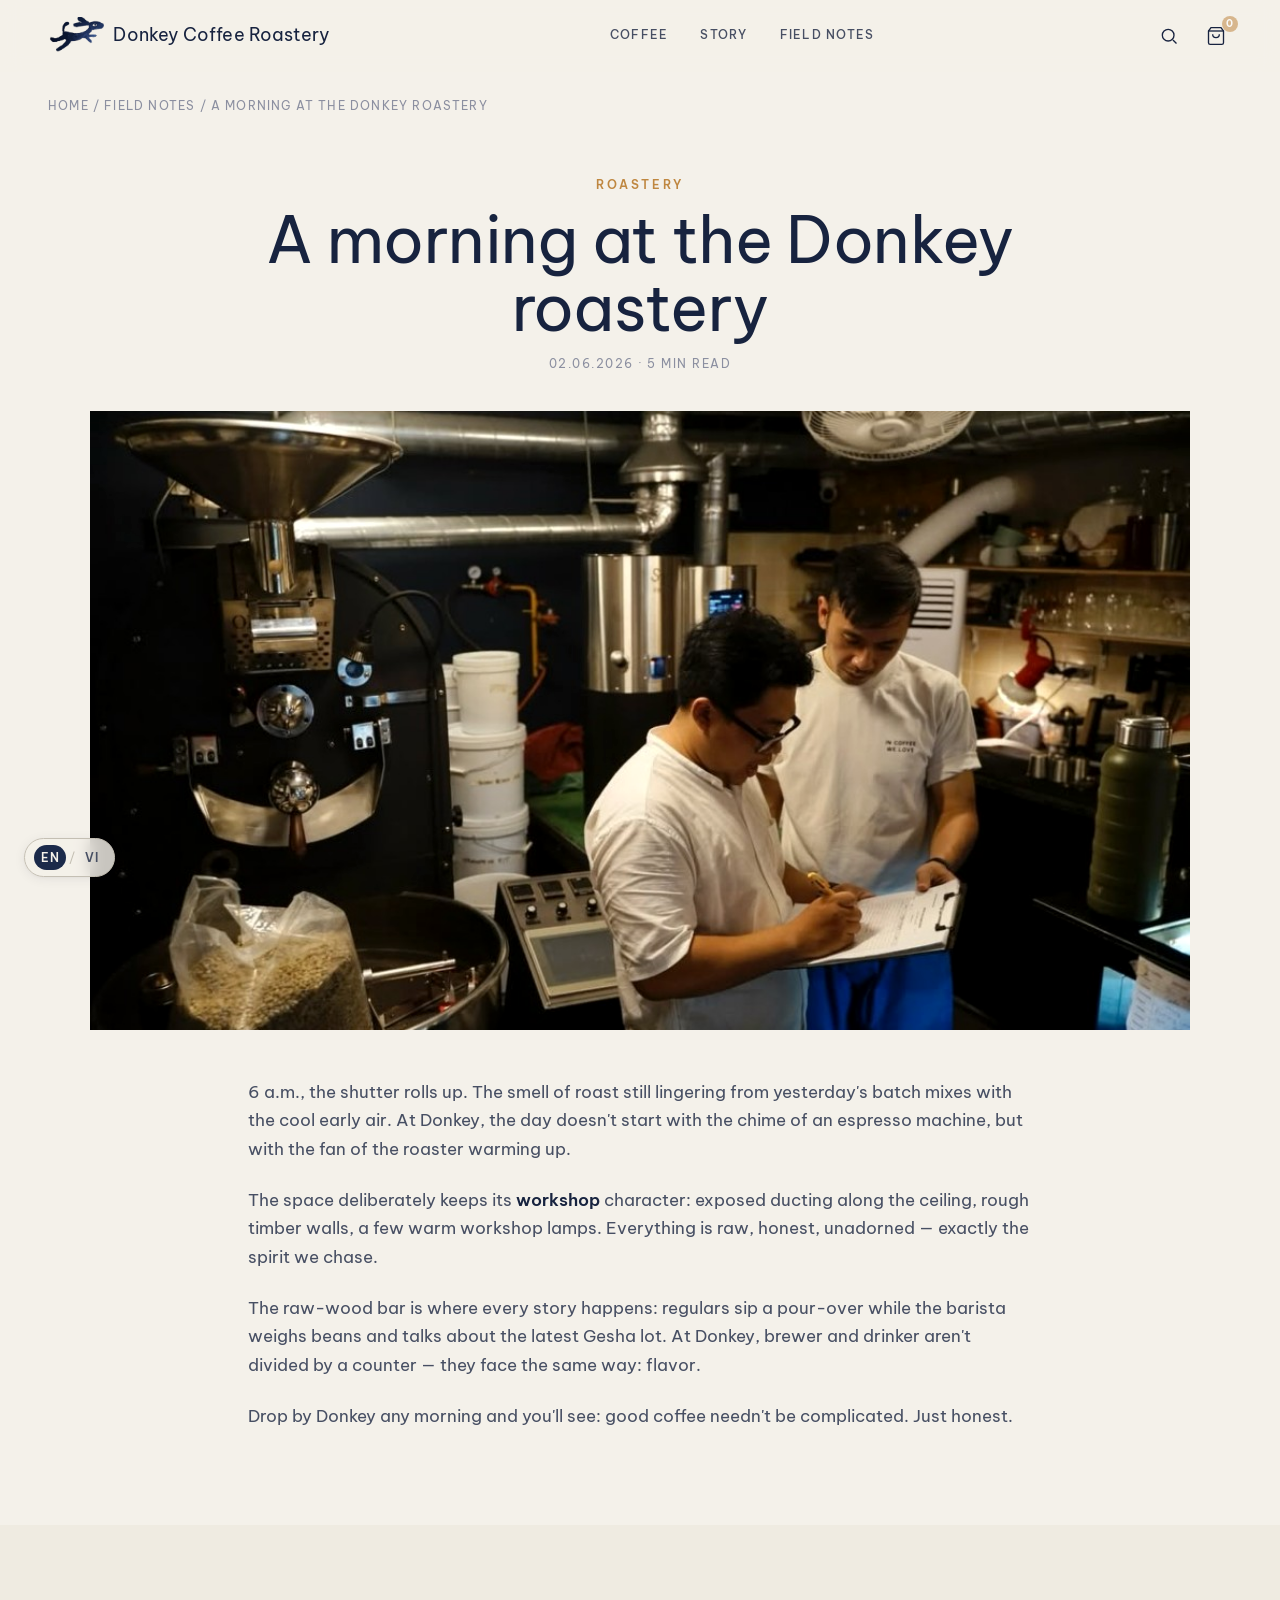
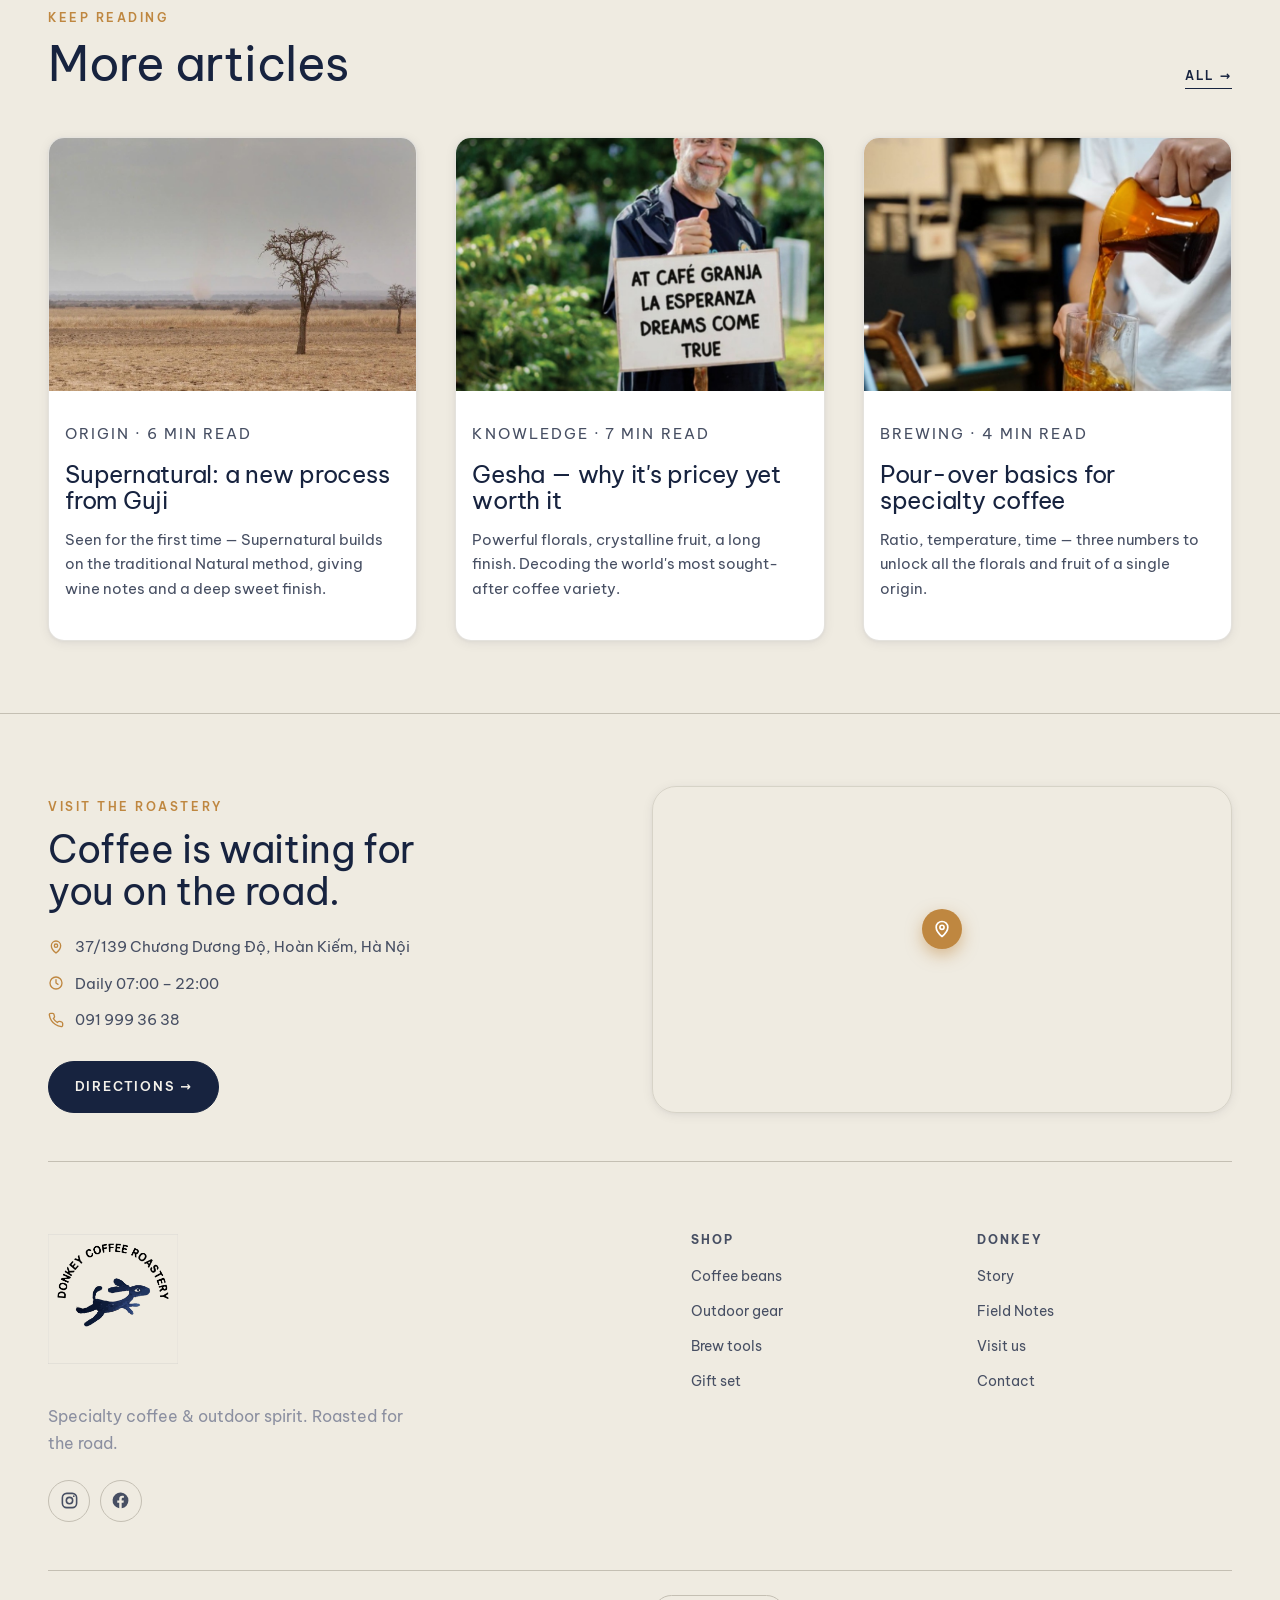
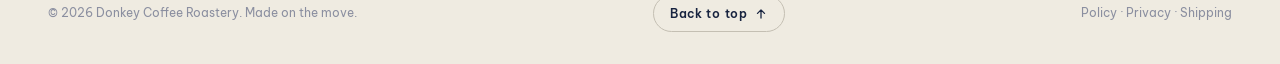
<file: field-note.html>
<!DOCTYPE html>
<html lang="vi">
<head>
  <meta charset="UTF-8" />
  <meta name="viewport" content="width=device-width, initial-scale=1.0" />
  <title>Field Notes — Donkey Coffee Roastery</title>
  <meta name="description" data-i18n-content="desc.note" content="A Field Notes article from Donkey Coffee Roastery." />
  <link rel="preconnect" href="https://fonts.googleapis.com" />
  <link rel="preconnect" href="https://fonts.gstatic.com" crossorigin />
  <link href="https://fonts.googleapis.com/css2?family=Be+Vietnam+Pro:wght@300;400;500;600;700;800&display=swap" rel="stylesheet" />
  <link rel="icon" type="image/png" href="assets/logo-donkey.png" />
  <link rel="stylesheet" href="css/styles.css" />
</head>
<body>

  <header class="site-header" id="header">
    <div class="container">
      <a href="index.html" class="brand" aria-label="Donkey Coffee Roastery"><img class="brand__logo" src="assets/logo-donkey.png" alt="" /><span class="brand__name">Donkey Coffee Roastery</span></a>
      <nav class="nav">
        <a href="collection.html" data-i18n="nav.coffee">Coffee</a>
        <a href="about.html" data-i18n="nav.story">Story</a>
        <a href="field-notes.html" data-i18n="nav.notes">Field Notes</a>
      </nav>
      <div class="header-actions">
        <button class="icon-btn desktop-only" data-i18n-aria="nav.search" aria-label="Search">
          <svg width="20" height="20" viewBox="0 0 24 24" fill="none" stroke="currentColor" stroke-width="1.6"><circle cx="11" cy="11" r="7"/><path d="m21 21-4.3-4.3"/></svg>
        </button>
        <button class="icon-btn" id="cart-btn" data-i18n-aria="nav.cart" aria-label="Cart">
          <svg width="20" height="20" viewBox="0 0 24 24" fill="none" stroke="currentColor" stroke-width="1.6"><path d="M6 2 3 6v14a2 2 0 0 0 2 2h14a2 2 0 0 0 2-2V6l-3-4Z"/><path d="M3 6h18"/><path d="M16 10a4 4 0 0 1-8 0"/></svg>
          <span class="cart-count" id="cart-count">0</span>
        </button>
        <button class="nav-toggle" id="nav-toggle" data-i18n-aria="nav.openMenu" aria-label="Open menu">
          <svg width="24" height="24" viewBox="0 0 24 24" fill="none" stroke="currentColor" stroke-width="1.6"><path d="M3 6h18M3 12h18M3 18h18"/></svg>
        </button>
      </div>
    </div>
  </header>

  <div class="mobile-nav" id="mobile-nav">
    <div class="mobile-nav__top">
      <span class="brand"><img class="brand__logo" src="assets/logo-donkey.png" alt="" /><span class="brand__name">Donkey Coffee Roastery</span></span>
      <button class="icon-btn" id="nav-close" data-i18n-aria="nav.closeMenu" aria-label="Close menu">
        <svg width="26" height="26" viewBox="0 0 24 24" fill="none" stroke="currentColor" stroke-width="1.6"><path d="M18 6 6 18M6 6l12 12"/></svg>
      </button>
    </div>
    <a href="collection.html" data-i18n="nav.coffee">Coffee</a>
    <a href="about.html" data-i18n="nav.story">Story</a>
    <a href="field-notes.html" data-i18n="nav.notes">Field Notes</a>
  </div>

  <main>
    <div class="container">
      <nav class="breadcrumb"><a href="index.html" data-i18n="common.home">Home</a> / <a href="field-notes.html" data-i18n="nav.notes">Field Notes</a> / <span id="crumb-name">Article</span></nav>
    </div>
    <article id="article-root"></article>

    <section class="section--tight section" style="background:var(--paper-2)">
      <div class="container">
        <div class="section-head"><div><p class="eyebrow reveal" data-i18n="note.keepReading">Keep reading</p><h2 class="reveal" data-i18n="note.more">More articles</h2></div><a href="field-notes.html" class="link-arrow reveal" data-i18n="note.all">All →</a></div>
        <div class="notes-grid" id="notes-related"></div>
      </div>
    </section>
  </main>

  <footer class="site-footer">
    <div class="container">
      <div class="footer-grid">
        <div>
          <a href="index.html" class="brand" aria-label="Donkey Coffee Roastery"><img class="brand__logo brand__logo--mark" src="assets/logo-full.png" alt="Donkey Coffee Roastery" /></a>
          <p class="muted" style="max-width:34ch; margin-top:1rem">Cà phê đặc sản & tinh thần outdoor. Rang cho những cung đường.</p>
        </div>
        <div><h4>Mua sắm</h4><ul><li><a href="collection.html">Cà phê hạt</a></li><li><a href="collection.html">Single origin</a></li><li><a href="collection.html">Gift set</a></li></ul></div>
        <div><h4>Donkey</h4><ul><li><a href="about.html">Câu chuyện</a></li><li><a href="field-notes.html">Field Notes</a></li><li><a href="about.html#visit">Ghé quán</a></li></ul></div>
        <div><h4>Theo dõi</h4><ul><li><a href="#">Instagram</a></li><li><a href="#">Facebook</a></li><li><a href="#">TikTok</a></li></ul></div>
      </div>
      <div class="footer-bottom"><span>© 2026 Donkey Coffee Roastery. Made on the move.</span><span>Chính sách · Bảo mật · Vận chuyển</span></div>
    </div>
  </footer>

  <script src="js/i18n.js"></script>
  <script src="js/products.js"></script>
  <script src="js/notes.js"></script>
  <script src="js/cart.js"></script>
  <script src="js/main.js"></script>
</body>
</html>
</file>
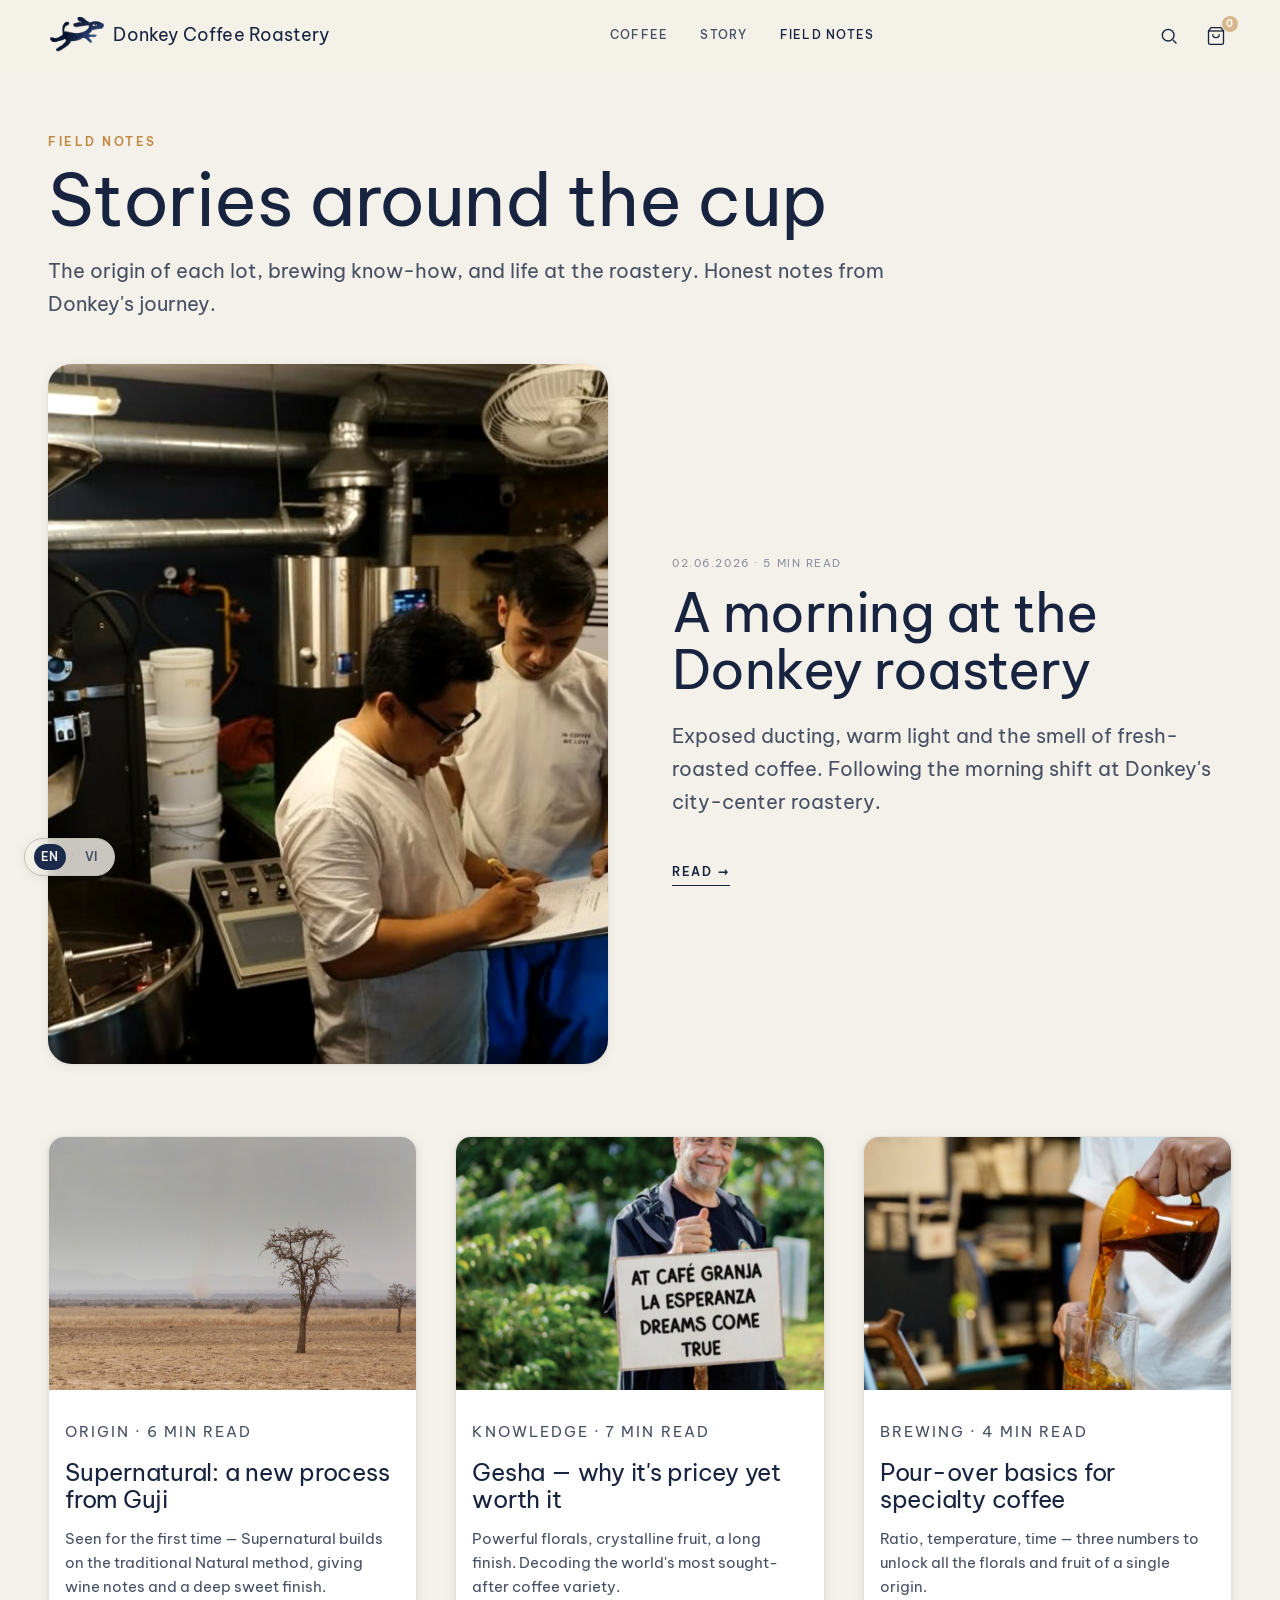
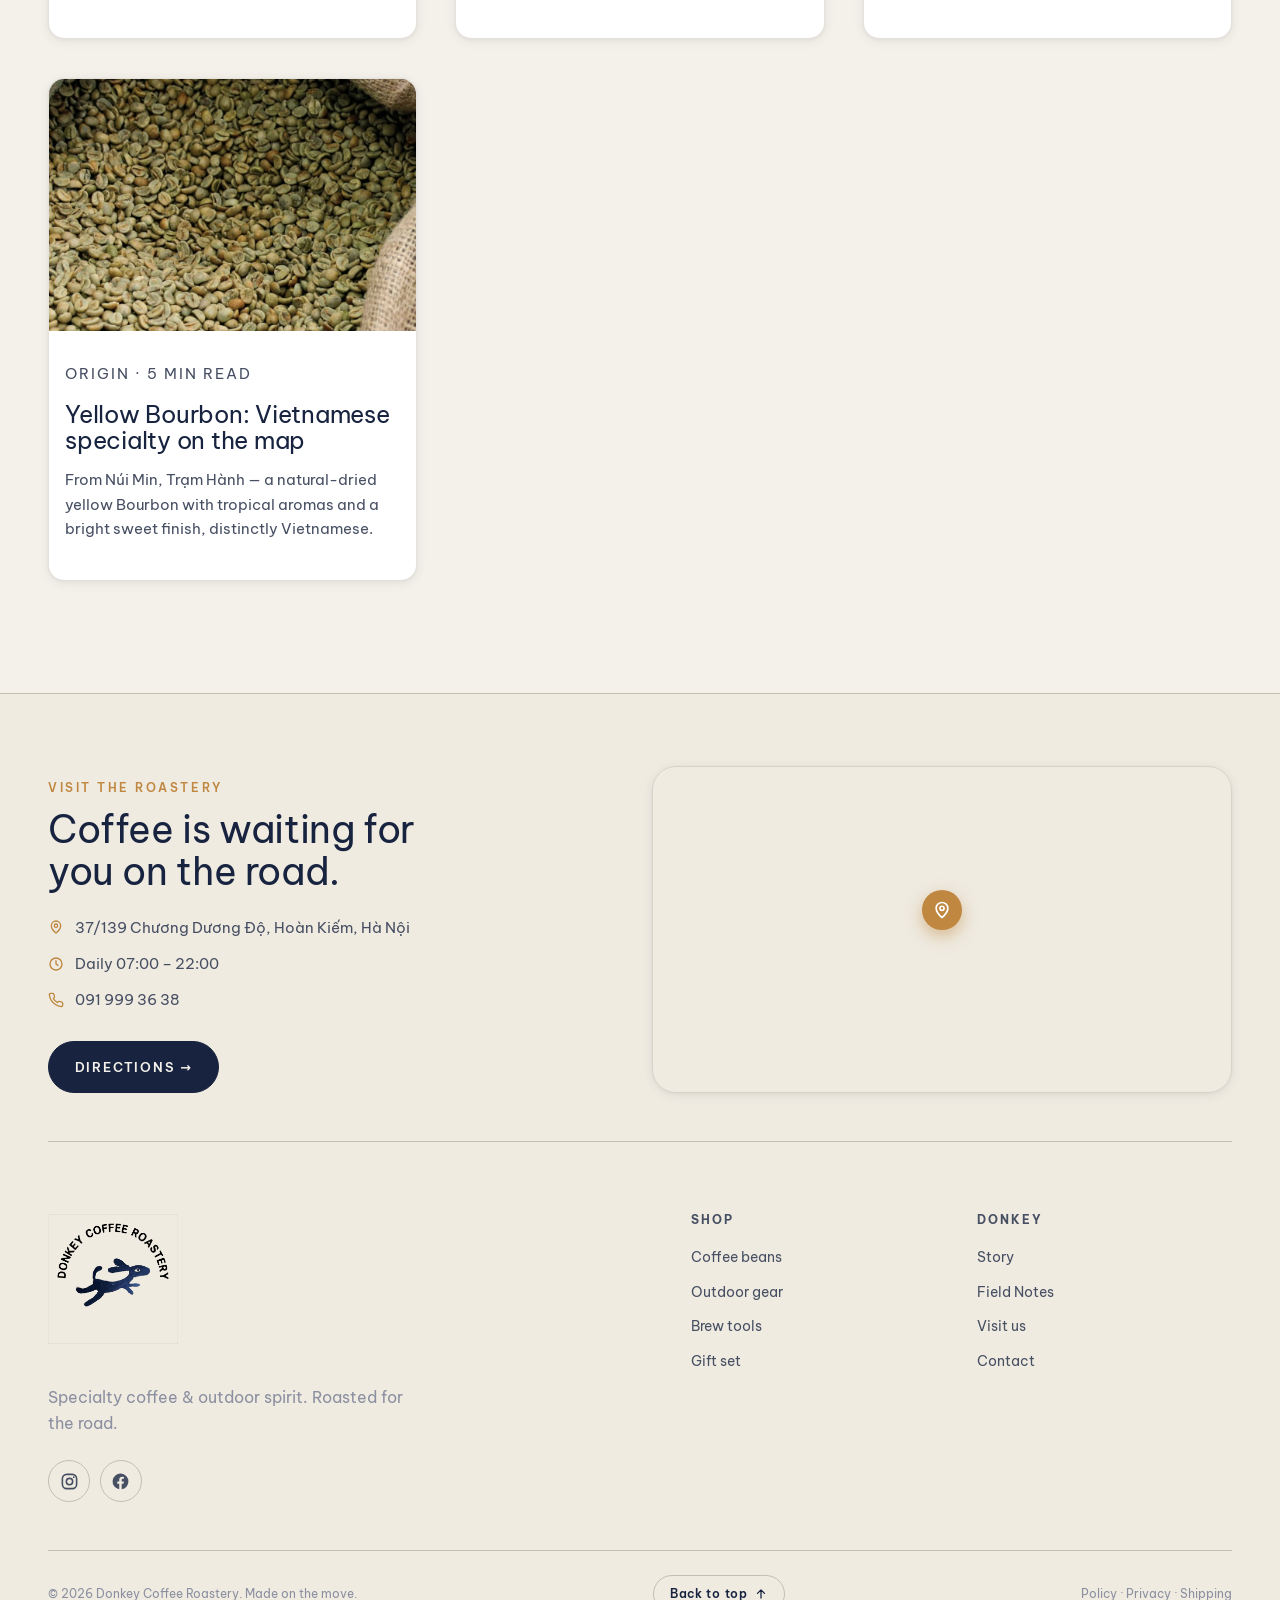
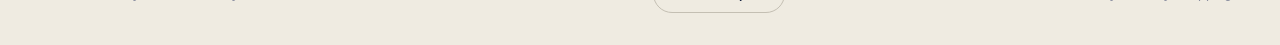
<file: field-notes.html>
<!DOCTYPE html>
<html lang="vi">
<head>
  <meta charset="UTF-8" />
  <meta name="viewport" content="width=device-width, initial-scale=1.0" />
  <title data-i18n="title.notes">Field Notes — Donkey Coffee Roastery</title>
  <meta name="description" data-i18n-content="desc.notes" content="Origin stories, brewing know-how and life around the cup at Donkey Coffee Roastery." />
  <link rel="preconnect" href="https://fonts.googleapis.com" />
  <link rel="preconnect" href="https://fonts.gstatic.com" crossorigin />
  <link href="https://fonts.googleapis.com/css2?family=Be+Vietnam+Pro:wght@300;400;500;600;700;800&display=swap" rel="stylesheet" />
  <link rel="icon" type="image/png" href="assets/logo-donkey.png" />
  <link rel="stylesheet" href="css/styles.css" />
</head>
<body>

  <header class="site-header" id="header">
    <div class="container">
      <a href="index.html" class="brand" aria-label="Donkey Coffee Roastery"><img class="brand__logo" src="assets/logo-donkey.png" alt="" /><span class="brand__name">Donkey Coffee Roastery</span></a>
      <nav class="nav">
        <a href="collection.html" data-i18n="nav.coffee">Coffee</a>
        <a href="about.html" data-i18n="nav.story">Story</a>
        <a href="field-notes.html" class="active" data-i18n="nav.notes">Field Notes</a>
      </nav>
      <div class="header-actions">
        <button class="icon-btn desktop-only" data-i18n-aria="nav.search" aria-label="Search">
          <svg width="20" height="20" viewBox="0 0 24 24" fill="none" stroke="currentColor" stroke-width="1.6"><circle cx="11" cy="11" r="7"/><path d="m21 21-4.3-4.3"/></svg>
        </button>
        <button class="icon-btn" id="cart-btn" data-i18n-aria="nav.cart" aria-label="Cart">
          <svg width="20" height="20" viewBox="0 0 24 24" fill="none" stroke="currentColor" stroke-width="1.6"><path d="M6 2 3 6v14a2 2 0 0 0 2 2h14a2 2 0 0 0 2-2V6l-3-4Z"/><path d="M3 6h18"/><path d="M16 10a4 4 0 0 1-8 0"/></svg>
          <span class="cart-count" id="cart-count">0</span>
        </button>
        <button class="nav-toggle" id="nav-toggle" data-i18n-aria="nav.openMenu" aria-label="Open menu">
          <svg width="24" height="24" viewBox="0 0 24 24" fill="none" stroke="currentColor" stroke-width="1.6"><path d="M3 6h18M3 12h18M3 18h18"/></svg>
        </button>
      </div>
    </div>
  </header>

  <div class="mobile-nav" id="mobile-nav">
    <div class="mobile-nav__top">
      <span class="brand"><img class="brand__logo" src="assets/logo-donkey.png" alt="" /><span class="brand__name">Donkey Coffee Roastery</span></span>
      <button class="icon-btn" id="nav-close" data-i18n-aria="nav.closeMenu" aria-label="Close menu">
        <svg width="26" height="26" viewBox="0 0 24 24" fill="none" stroke="currentColor" stroke-width="1.6"><path d="M18 6 6 18M6 6l12 12"/></svg>
      </button>
    </div>
    <a href="collection.html" data-i18n="nav.coffee">Coffee</a>
    <a href="about.html" data-i18n="nav.story">Story</a>
    <a href="field-notes.html" data-i18n="nav.notes">Field Notes</a>
  </div>

  <main class="container">
    <div class="page-head">
      <p class="eyebrow reveal" data-i18n="notes.eyebrow">Field Notes</p>
      <h1 class="reveal" data-i18n="notes.h1">Stories around the cup</h1>
      <p class="lead reveal" style="margin-top:1rem" data-i18n="notes.lead">The origin of each lot, brewing know-how, and life at the roastery. Honest notes from Donkey's journey.</p>
    </div>

    <div id="note-featured" style="margin-bottom:var(--sp-6)"></div>

    <section style="padding-bottom:var(--sp-7)">
      <div class="notes-grid" id="notes-grid"></div>
    </section>
  </main>

  <footer class="site-footer">
    <div class="container">
      <div class="footer-grid">
        <div>
          <a href="index.html" class="brand" aria-label="Donkey Coffee Roastery"><img class="brand__logo brand__logo--mark" src="assets/logo-full.png" alt="Donkey Coffee Roastery" /></a>
          <p class="muted" style="max-width:34ch; margin-top:1rem">Cà phê đặc sản & tinh thần outdoor. Rang cho những cung đường.</p>
        </div>
        <div><h4>Mua sắm</h4><ul><li><a href="collection.html">Cà phê hạt</a></li><li><a href="collection.html">Single origin</a></li><li><a href="collection.html">Gift set</a></li></ul></div>
        <div><h4>Donkey</h4><ul><li><a href="about.html">Câu chuyện</a></li><li><a href="field-notes.html">Field Notes</a></li><li><a href="about.html#visit">Ghé quán</a></li></ul></div>
        <div><h4>Theo dõi</h4><ul><li><a href="#">Instagram</a></li><li><a href="#">Facebook</a></li><li><a href="#">TikTok</a></li></ul></div>
      </div>
      <div class="footer-bottom"><span>© 2026 Donkey Coffee Roastery. Made on the move.</span><span>Chính sách · Bảo mật · Vận chuyển</span></div>
    </div>
  </footer>

  <script src="js/i18n.js"></script>
  <script src="js/notes.js"></script>
  <script src="js/cart.js"></script>
  <script src="js/main.js"></script>
</body>
</html>
</file>
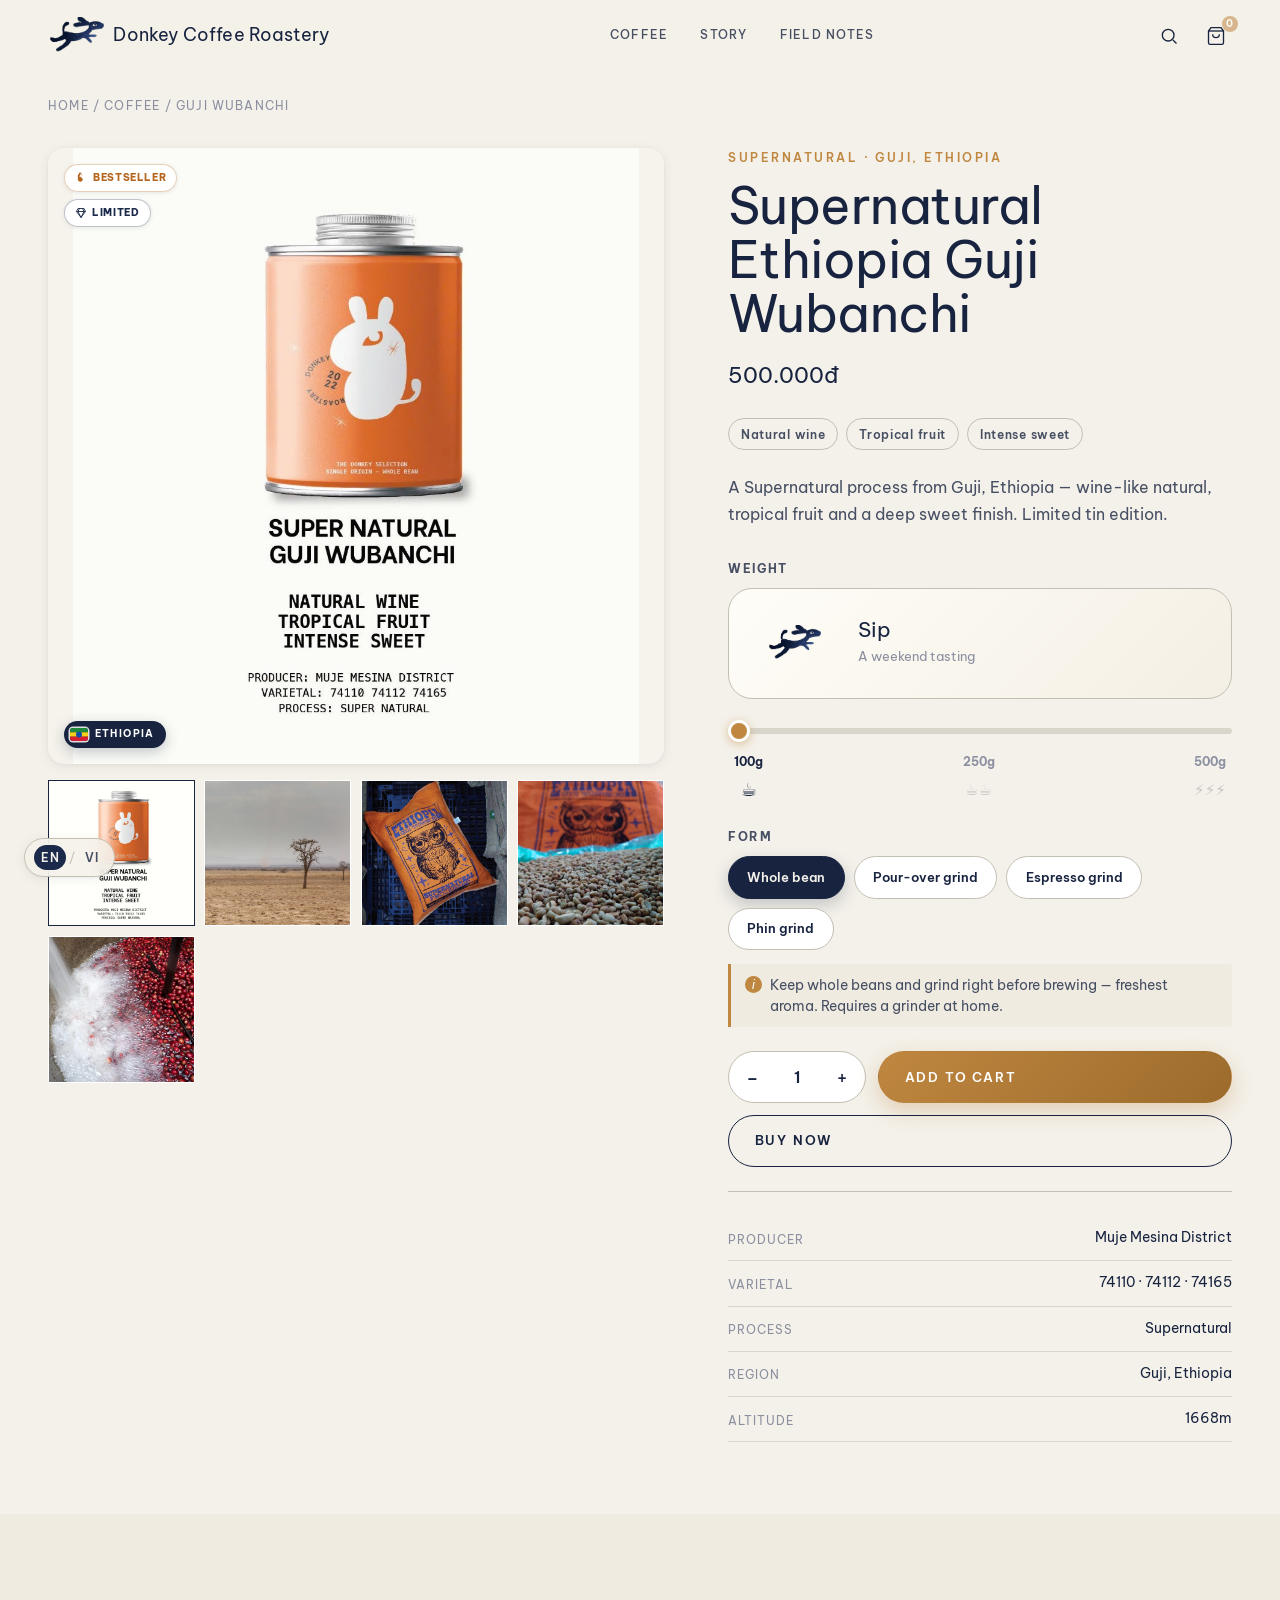
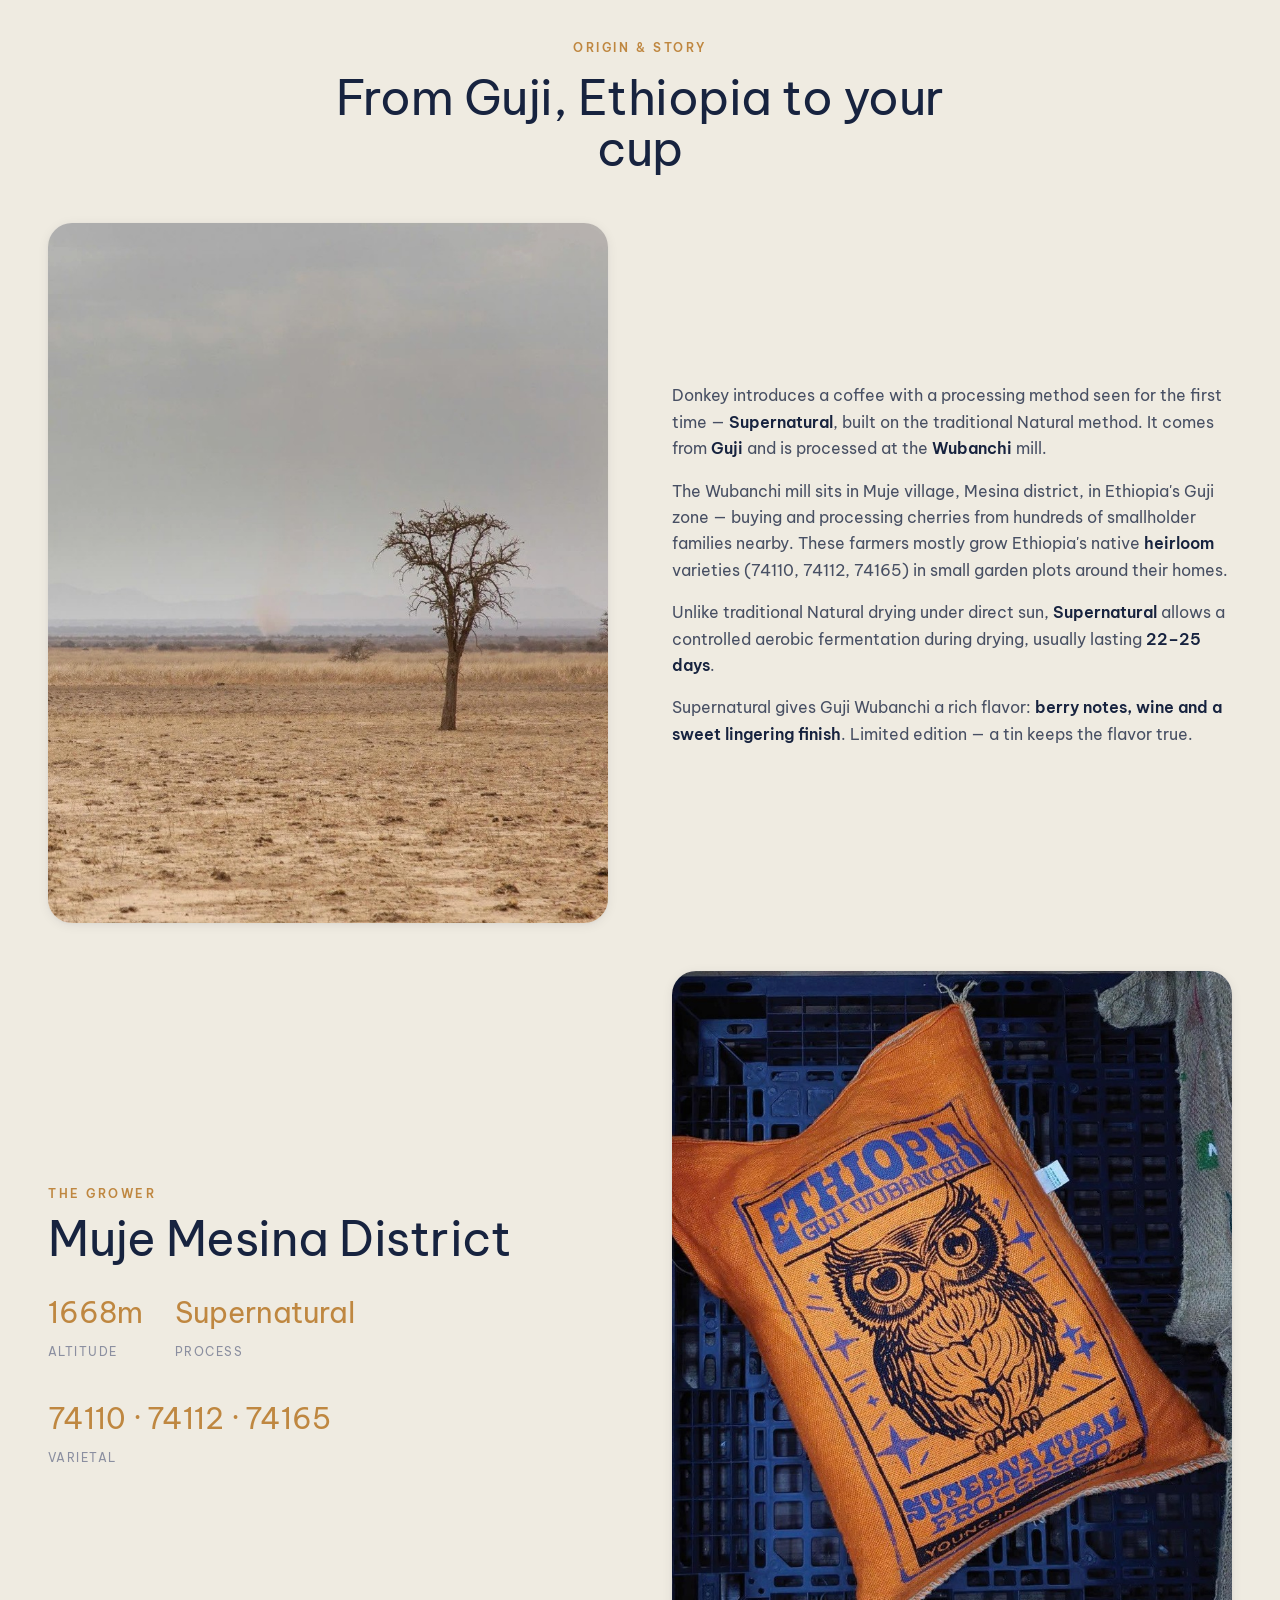
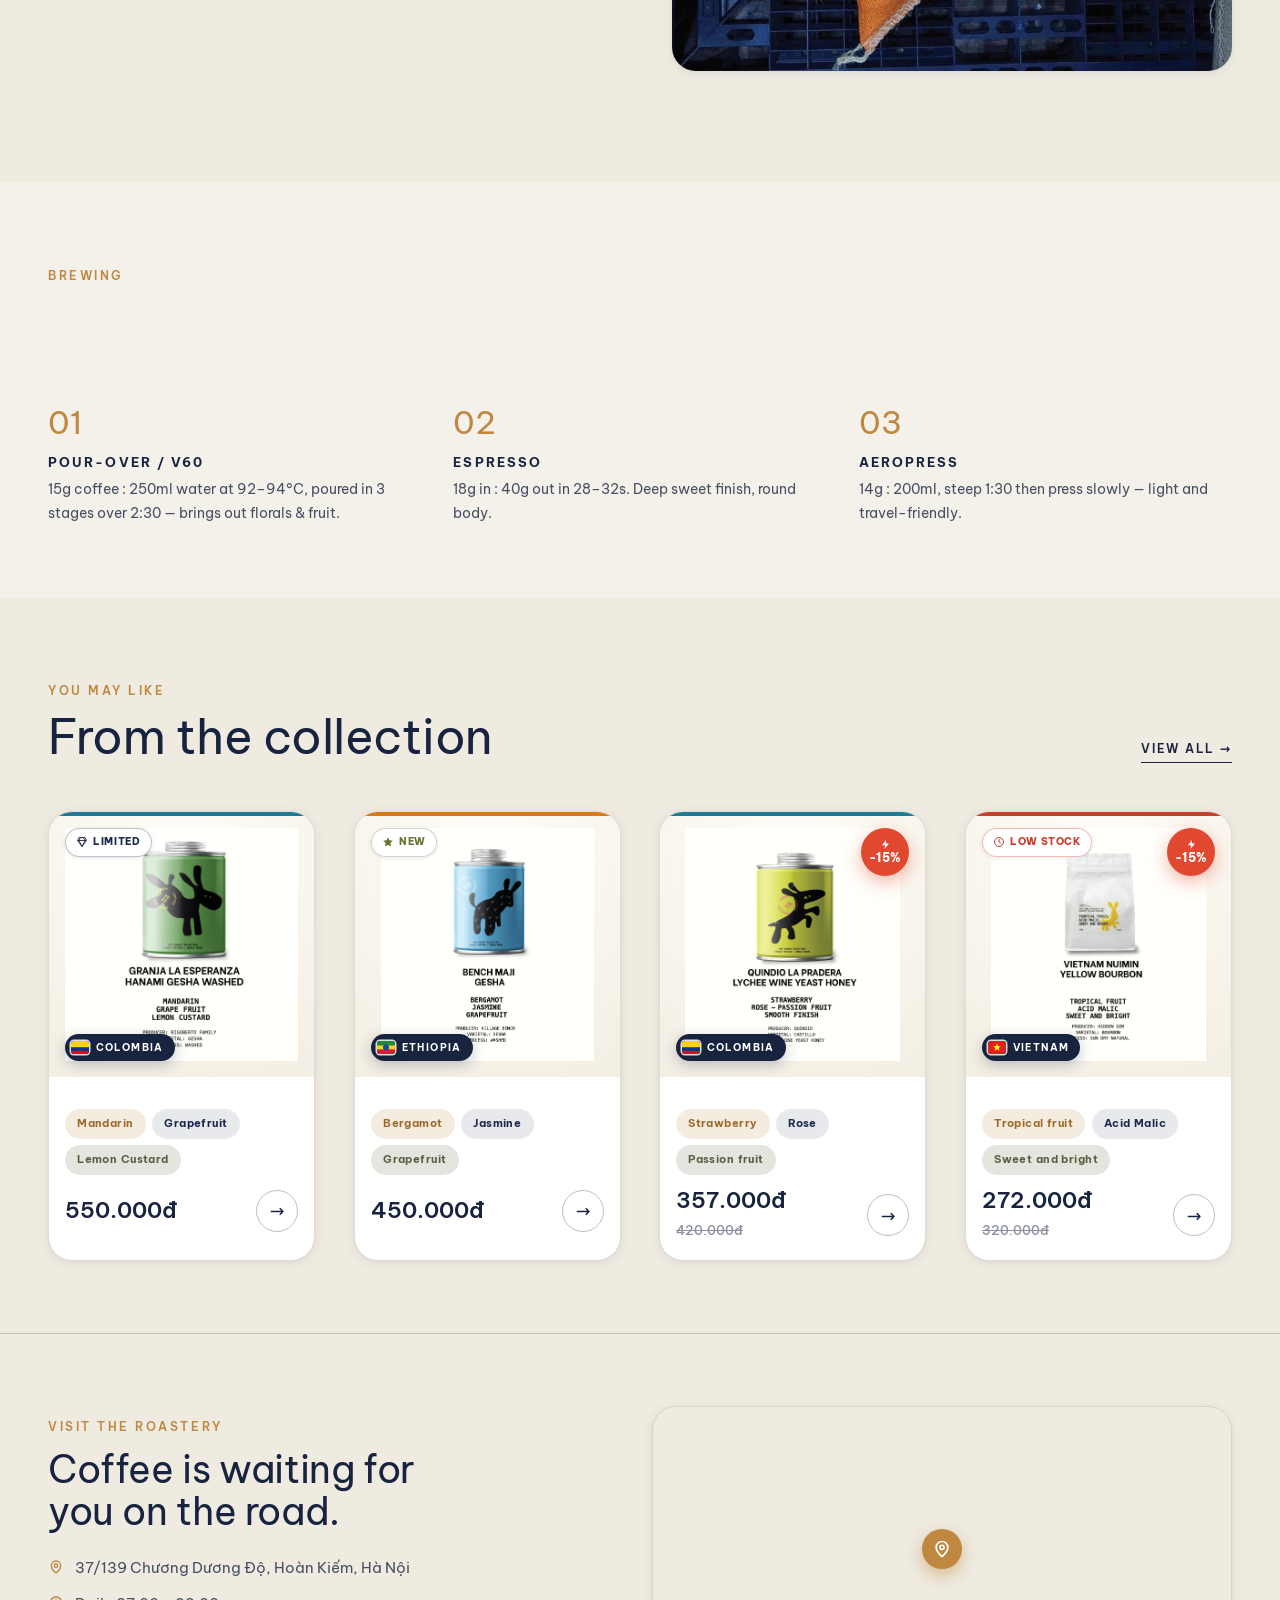
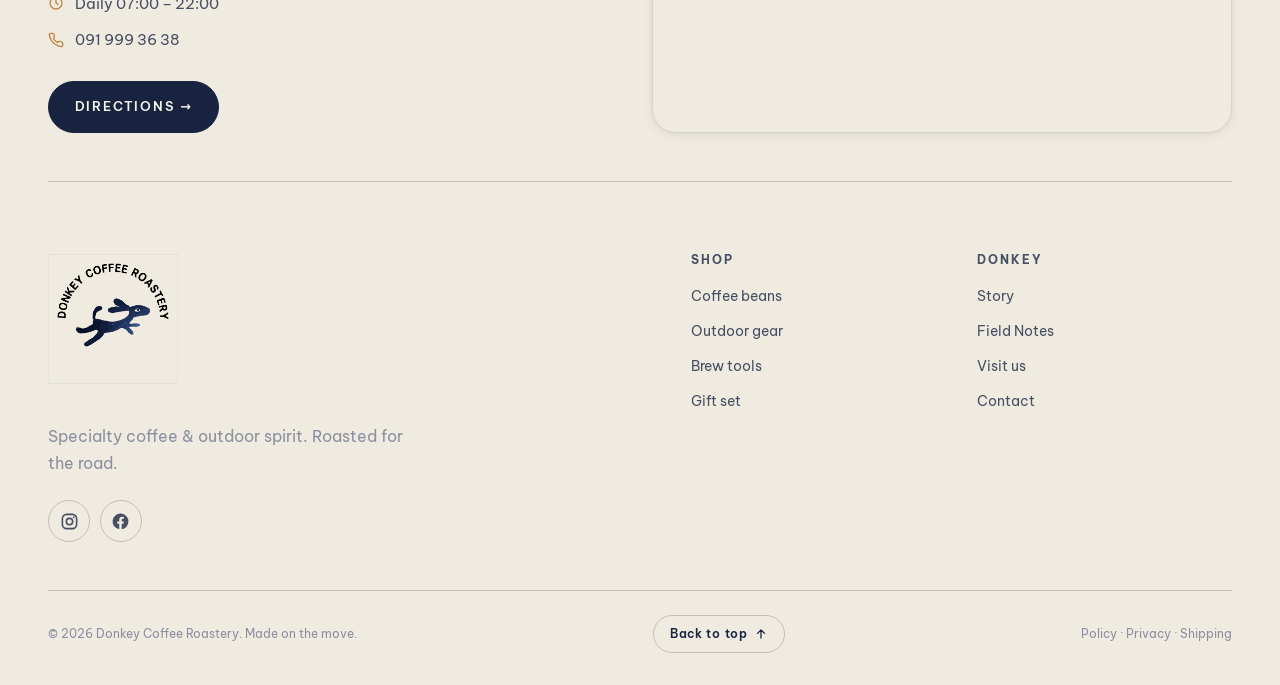
<file: product.html>
<!DOCTYPE html>
<html lang="vi">
<head>
  <meta charset="UTF-8" />
  <meta name="viewport" content="width=device-width, initial-scale=1.0" />
  <title>Product — Donkey Coffee Roastery</title>
  <meta name="description" data-i18n-content="desc.product" content="Single-origin specialty coffee from Donkey Coffee Roastery." />
  <link rel="preconnect" href="https://fonts.googleapis.com" />
  <link rel="preconnect" href="https://fonts.gstatic.com" crossorigin />
  <link href="https://fonts.googleapis.com/css2?family=Be+Vietnam+Pro:wght@300;400;500;600;700;800&display=swap" rel="stylesheet" />
  <link rel="icon" type="image/png" href="assets/logo-donkey.png" />
  <link rel="stylesheet" href="css/styles.css" />
</head>
<body>

  <header class="site-header" id="header">
    <div class="container">
      <a href="index.html" class="brand" aria-label="Donkey Coffee Roastery"><img class="brand__logo" src="assets/logo-donkey.png" alt="" /><span class="brand__name">Donkey Coffee Roastery</span></a>
      <nav class="nav">
        <a href="collection.html" data-i18n="nav.coffee">Coffee</a>
        <a href="about.html" data-i18n="nav.story">Story</a>
        <a href="field-notes.html" data-i18n="nav.notes">Field Notes</a>
      </nav>
      <div class="header-actions">
        <button class="icon-btn desktop-only" data-i18n-aria="nav.search" aria-label="Search">
          <svg width="20" height="20" viewBox="0 0 24 24" fill="none" stroke="currentColor" stroke-width="1.6"><circle cx="11" cy="11" r="7"/><path d="m21 21-4.3-4.3"/></svg>
        </button>
        <button class="icon-btn" id="cart-btn" data-i18n-aria="nav.cart" aria-label="Cart">
          <svg width="20" height="20" viewBox="0 0 24 24" fill="none" stroke="currentColor" stroke-width="1.6"><path d="M6 2 3 6v14a2 2 0 0 0 2 2h14a2 2 0 0 0 2-2V6l-3-4Z"/><path d="M3 6h18"/><path d="M16 10a4 4 0 0 1-8 0"/></svg>
          <span class="cart-count" id="cart-count">0</span>
        </button>
        <button class="nav-toggle" id="nav-toggle" data-i18n-aria="nav.openMenu" aria-label="Open menu">
          <svg width="24" height="24" viewBox="0 0 24 24" fill="none" stroke="currentColor" stroke-width="1.6"><path d="M3 6h18M3 12h18M3 18h18"/></svg>
        </button>
      </div>
    </div>
  </header>

  <div class="mobile-nav" id="mobile-nav">
    <div class="mobile-nav__top">
      <span class="brand"><img class="brand__logo" src="assets/logo-donkey.png" alt="" /><span class="brand__name">Donkey Coffee Roastery</span></span>
      <button class="icon-btn" id="nav-close" data-i18n-aria="nav.closeMenu" aria-label="Close menu">
        <svg width="26" height="26" viewBox="0 0 24 24" fill="none" stroke="currentColor" stroke-width="1.6"><path d="M18 6 6 18M6 6l12 12"/></svg>
      </button>
    </div>
    <a href="collection.html" data-i18n="nav.coffee">Coffee</a>
    <a href="about.html" data-i18n="nav.story">Story</a>
    <a href="field-notes.html" data-i18n="nav.notes">Field Notes</a>
  </div>

  <main>
    <div class="container">
      <nav class="breadcrumb"><a href="index.html" data-i18n="common.home">Home</a> / <a href="collection.html" data-i18n="nav.coffee">Coffee</a> / <span id="crumb-name">Product</span></nav>
    </div>

    <div class="container">
      <div id="product-root"></div>
    </div>

    <!-- Integrated Story block (rendered from data) -->
    <section class="section product-story" id="story-root"></section>

    <!-- Brew guide mini -->
    <section class="section--tight section">
      <div class="container">
        <div class="section-head"><div><p class="eyebrow reveal" data-i18n="prod.brewEyebrow">Brewing</p><h2 class="reveal" data-i18n="prod.brewTitle">Extract the single origin right</h2></div></div>
        <div class="values">
          <div class="value reveal"><span class="value__num">01</span><h3 data-i18n="prod.brew1Title">Pour-over / V60</h3><p data-i18n="prod.brew1Body">15g coffee : 250ml water at 92–94°C, poured in 3 stages over 2:30 — brings out florals & fruit.</p></div>
          <div class="value reveal"><span class="value__num">02</span><h3 data-i18n="prod.brew2Title">Espresso</h3><p data-i18n="prod.brew2Body">18g in : 40g out in 28–32s. Deep sweet finish, round body.</p></div>
          <div class="value reveal"><span class="value__num">03</span><h3 data-i18n="prod.brew3Title">Aeropress</h3><p data-i18n="prod.brew3Body">14g : 200ml, steep 1:30 then press slowly — light and travel-friendly.</p></div>
        </div>
      </div>
    </section>

    <!-- Related -->
    <section class="section--tight section" style="background:var(--paper-2)">
      <div class="container">
        <div class="section-head"><div><p class="eyebrow reveal" data-i18n="prod.relatedEyebrow">You may like</p><h2 class="reveal" data-i18n="prod.relatedTitle">From the collection</h2></div><a href="collection.html" class="link-arrow reveal" data-i18n="prod.viewAll">View all →</a></div>
        <div class="product-grid" id="related-grid"></div>
      </div>
    </section>
  </main>

  <footer class="site-footer">
    <div class="container">
      <div class="footer-grid">
        <div>
          <a href="index.html" class="brand" aria-label="Donkey Coffee Roastery"><img class="brand__logo brand__logo--mark" src="assets/logo-full.png" alt="Donkey Coffee Roastery" /></a>
          <p class="muted" style="max-width:34ch; margin-top:1rem">Cà phê đặc sản & tinh thần outdoor. Rang cho những cung đường.</p>
        </div>
        <div><h4>Mua sắm</h4><ul><li><a href="collection.html">Cà phê hạt</a></li><li><a href="collection.html">Single origin</a></li><li><a href="collection.html">Gift set</a></li></ul></div>
        <div><h4>Donkey</h4><ul><li><a href="about.html">Câu chuyện</a></li><li><a href="field-notes.html">Field Notes</a></li><li><a href="about.html#visit">Ghé quán</a></li></ul></div>
        <div><h4>Theo dõi</h4><ul><li><a href="#">Instagram</a></li><li><a href="#">Facebook</a></li><li><a href="#">TikTok</a></li></ul></div>
      </div>
      <div class="footer-bottom"><span>© 2026 Donkey Coffee Roastery. Made on the move.</span><span>Chính sách · Bảo mật · Vận chuyển</span></div>
    </div>
  </footer>

  <script src="js/i18n.js"></script>
  <script src="js/products.js"></script>
  <script src="js/notes.js"></script>
  <script src="js/cart.js"></script>
  <script src="js/main.js"></script>
</body>
</html>
</file>
<file: css/styles.css>
/* =========================================================
   DONKEY ROASTERY — Prototype Design System
   Aesthetic: minimal + light (terraformcoffee) x
   documentary/lifestyle emotion (@yamatomichi)
   ========================================================= */

/* ---------- Design tokens ---------- */
:root {
  /* Surfaces — warm paper / cement light */
  --paper: #f4f1ea;          /* page background (warm cream)        */
  --paper-2: #efebe1;        /* subtle alt section                 */
  --surface: #ffffff;        /* cards / product bg                 */
  --cement: #d9d5cb;         /* light cement gray                  */
  --cement-2: #c4bfb3;       /* borders / dividers                 */

  /* Ink — brand navy (from hand-painted logo) */
  --ink: #17233f;            /* deep navy, near-black              */
  --ink-2: #474f63;          /* secondary text                     */
  --ink-3: #8b8fa0;          /* muted / captions                   */
  --navy: #1b2a4a;           /* brand navy                         */

  /* Brand accent — warm amber (tungsten lights / wood / OSB) */
  --clay: #bf8740;           /* primary accent (warm amber)        */
  --clay-dark: #9c6b2c;
  --olive: #5e5d3f;          /* secondary earthy                   */

  /* Type */
  --font-display: "Be Vietnam Pro", system-ui, -apple-system, "Segoe UI", sans-serif;
  --font-sans: "Be Vietnam Pro", system-ui, -apple-system, "Segoe UI", sans-serif;

  /* Spacing scale */
  --sp-1: 0.5rem;
  --sp-2: 1rem;
  --sp-3: 1.5rem;
  --sp-4: 2rem;
  --sp-5: 3rem;
  --sp-6: 4.5rem;
  --sp-7: 7rem;

  --container: 1280px;
  --container-narrow: 880px;
  --radius:    4px;    /* base — small controls                */
  --radius-md: 16px;   /* cards, media blocks                  */
  --radius-lg: 24px;   /* large containers, lookbook items     */
  --radius-pill: 999px;
  --shadow-card: 0 2px 12px rgba(23,35,63,0.07), 0 1px 3px rgba(23,35,63,0.04);
  --shadow-hover: 0 20px 56px rgba(23,35,63,0.14), 0 6px 18px rgba(23,35,63,0.07);
  --header-h: 72px;

  /* Subtle unifying grade for imagery (real photos already warm). */
  --photo-filter: saturate(0.96) contrast(1.03);
}

/* ---------- Reset ---------- */
*,
*::before,
*::after { box-sizing: border-box; }

html { -webkit-text-size-adjust: 100%; scroll-behavior: smooth; overflow-x: hidden; }
body { overflow-x: hidden; }
/* Suppress the default blue tap flash on Android Chrome / Samsung Internet */
* { -webkit-tap-highlight-color: transparent; }

body {
  margin: 0;
  font-family: var(--font-sans);
  font-size: 16px;
  line-height: 1.65;
  color: var(--ink);
  background: var(--paper);
  -webkit-font-smoothing: antialiased;
  text-rendering: optimizeLegibility;
}

img { display: block; max-width: 100%; height: auto; }
a { color: inherit; text-decoration: none; }
button { font: inherit; cursor: pointer; }

/* ---------- Typography ---------- */
h1, h2, h3, h4 {
  font-family: var(--font-display);
  font-weight: 400;
  line-height: 1.06;
  letter-spacing: -0.01em;
  margin: 0;
  color: var(--ink);
}

.display {
  font-family: var(--font-display);
  font-weight: 300;
  font-size: clamp(2.6rem, 7vw, 6rem);
  line-height: 0.98;
  letter-spacing: -0.02em;
}

.eyebrow {
  font-family: var(--font-sans);
  font-size: 0.72rem;
  font-weight: 600;
  letter-spacing: 0.22em;
  text-transform: uppercase;
  color: var(--clay);
}

.lead {
  font-size: clamp(1.05rem, 1.6vw, 1.25rem);
  color: var(--ink-2);
  max-width: 60ch;
}

.muted { color: var(--ink-3); }

/* ---------- Layout helpers ---------- */
.container {
  width: 100%;
  max-width: var(--container);
  margin-inline: auto;
  padding-inline: clamp(1.25rem, 4vw, 3rem);
}
.container--narrow { max-width: var(--container-narrow); }

.section { padding-block: var(--sp-7); }
.section--tight { padding-block: var(--sp-6); }

.stack > * + * { margin-top: var(--sp-3); }

.section-head {
  display: flex;
  align-items: flex-end;
  justify-content: space-between;
  gap: var(--sp-3);
  flex-wrap: wrap;
  margin-bottom: var(--sp-5);
}
.section-head h2 { font-size: clamp(1.9rem, 4vw, 3rem); }

/* ---------- Buttons ---------- */
.btn {
  display: inline-flex;
  align-items: center;
  gap: 0.6rem;
  padding: 0.9rem 1.6rem;
  font-family: var(--font-sans);
  font-size: 0.8rem;
  font-weight: 600;
  letter-spacing: 0.14em;
  text-transform: uppercase;
  border: 1px solid var(--ink);
  background: var(--ink);
  color: var(--paper);
  border-radius: var(--radius-pill);
  transition: background 0.25s ease, color 0.25s ease, transform 0.25s ease;
}
.btn:hover { background: var(--clay); border-color: var(--clay); color: #fff; }
.btn:active { transform: translateY(1px); }

.btn--ghost {
  background: transparent;
  color: var(--ink);
}
.btn--ghost:hover { background: var(--ink); color: var(--paper); }

.btn--block { width: 100%; justify-content: center; }
.btn--sm { padding: 0.55rem 1.1rem; font-size: 0.82rem; }

.link-arrow {
  font-size: 0.78rem;
  font-weight: 600;
  letter-spacing: 0.14em;
  text-transform: uppercase;
  border-bottom: 1px solid var(--ink);
  padding-bottom: 2px;
  transition: color 0.2s, border-color 0.2s;
}
.link-arrow:hover { color: var(--clay); border-color: var(--clay); }

/* ---------- Header ---------- */
.site-header {
  position: sticky;
  top: 0;
  z-index: 50;
  height: var(--header-h);
  display: flex;
  align-items: center;
  background: color-mix(in srgb, var(--paper) 82%, transparent);
  backdrop-filter: blur(10px);
  border-bottom: 1px solid transparent;
  transition: border-color 0.3s, background 0.3s;
}
.site-header.is-scrolled { border-color: var(--cement-2); }

.site-header .container {
  display: flex;
  align-items: center;
  justify-content: space-between;
}

.brand {
  display: inline-flex;
  align-items: center;
  gap: 0.6rem;
}
/* Real logo art has a white background — multiply drops it onto the cream page */
.brand__logo {
  height: 38px;
  width: auto;
}
.brand__logo--mark { height: 96px; }
.brand__name {
  font-family: var(--font-display);
  font-size: 1.15rem;
  letter-spacing: 0.005em;
  line-height: 1;
  color: var(--ink);
  white-space: nowrap;
}
@media (max-width: 420px) {
  .brand__name { font-size: 1rem; }
  .brand__logo { height: 32px; }
}

.nav {
  display: flex;
  align-items: center;
  gap: var(--sp-4);
}
.nav a {
  font-size: 0.78rem;
  font-weight: 500;
  letter-spacing: 0.1em;
  text-transform: uppercase;
  color: var(--ink-2);
  transition: color 0.2s;
}
.nav a:hover, .nav a.active { color: var(--ink); }

.header-actions { display: flex; align-items: center; gap: var(--sp-2); }
.icon-btn {
  background: none; border: none; padding: 0.35rem;
  color: var(--ink); position: relative; line-height: 0;
}
.cart-count {
  position: absolute; top: -4px; right: -6px;
  background: var(--clay); color: #fff;
  font-family: var(--font-sans);
  font-size: 0.6rem; font-weight: 700;
  min-width: 16px; height: 16px; padding: 0 4px;
  border-radius: 999px; display: grid; place-items: center;
}

.nav-toggle { display: none; background: none; border: none; padding: 0.35rem; color: var(--ink); }

/* ---------- Hero (lookbook) ---------- */
.hero {
  position: relative;
  min-height: calc(100svh - var(--header-h));
  display: flex;
  align-items: flex-end;
  overflow: hidden;
}
.hero__media { position: absolute; inset: 0; }
.hero__media img {
  width: 100%; height: 100%; object-fit: cover;
  filter: var(--photo-filter);
}
.hero__media::after {
  content: ""; position: absolute; inset: 0;
  background:
    linear-gradient(180deg, rgba(13,16,28,0.28) 0%, rgba(13,16,28,0.30) 40%, rgba(13,16,28,0.78) 100%),
    radial-gradient(120% 80% at 20% 100%, rgba(13,16,28,0.55) 0%, rgba(13,16,28,0) 60%);
}
.hero__inner {
  position: relative; z-index: 2; color: #fff; padding-bottom: var(--sp-6);
  text-shadow: 0 1px 24px rgba(10,12,22,0.45);
}
.hero__inner .eyebrow { color: #f0d8c8; }
.hero__inner .display { color: #fff; max-width: 14ch; }
.hero__inner .lead { color: rgba(255,255,255,0.85); margin-top: var(--sp-3); }
.hero__cta { margin-top: var(--sp-4); display: flex; gap: var(--sp-2); flex-wrap: wrap; }
.hero .btn--ghost { color: #fff; border-color: rgba(255,255,255,0.6); }
.hero .btn--ghost:hover { background: #fff; color: var(--ink); }

.hero__scroll {
  position: absolute; bottom: var(--sp-3); left: 50%; transform: translateX(-50%);
  z-index: 2; color: rgba(255,255,255,0.8);
  font-size: 0.68rem; letter-spacing: 0.2em; text-transform: uppercase;
  display: flex; flex-direction: column; align-items: center; gap: 0.5rem;
}
.hero__scroll span { width: 1px; height: 38px; background: rgba(255,255,255,0.5); animation: scrollPulse 2s ease-in-out infinite; }
@keyframes scrollPulse { 0%,100%{ opacity:0.3; transform: scaleY(0.6);} 50%{opacity:1; transform: scaleY(1);} }

/* ---------- Homepage: centered image + 4-cell nav ---------- */
.home { background: var(--paper); }

.home-hero {
  display: flex; flex-direction: column; align-items: center;
  text-align: center;
  padding: clamp(2.5rem, 7vw, 5rem) var(--sp-3) clamp(2rem, 5vw, 3.5rem);
}
.home-hero__logo {
  width: clamp(130px, 22vw, 190px); height: auto;
  margin-bottom: clamp(1.5rem, 4vw, 2.6rem);
}
.home-hero__frame {
  width: min(560px, 88vw);
  border-radius: var(--radius-lg);
  overflow: hidden;
  box-shadow: var(--shadow-card);
}
.home-hero__img {
  width: 100%; aspect-ratio: 3 / 2; object-fit: cover;
  filter: var(--photo-filter);
}
.home-hero__slogan {
  font-family: var(--font-display); font-weight: 300;
  font-size: clamp(1.2rem, 2.6vw, 1.85rem);
  line-height: 1.34; letter-spacing: -0.01em;
  color: var(--ink);
  margin: clamp(1.5rem, 4vw, 2.4rem) auto 0;
  max-width: 32ch;
}
.tw-text { color: var(--clay-dark); }
.tw-icon {
  display: inline-flex; align-items: center;
  vertical-align: -0.16em; margin-right: 0.12em;
  color: var(--clay-dark);
}
.tw-icon svg { width: 1em; height: 1em; }
.tw-icon.is-pop { animation: twIconPop 0.45s cubic-bezier(0.23, 1, 0.32, 1); }
@keyframes twIconPop {
  0% { transform: scale(0.4) rotate(-12deg); opacity: 0; }
  60% { transform: scale(1.15) rotate(4deg); opacity: 1; }
  100% { transform: scale(1) rotate(0); opacity: 1; }
}
@media (prefers-reduced-motion: reduce) {
  .tw-icon.is-pop { animation: none; }
}
.tw-cursor {
  display: inline-block; margin-left: 2px;
  color: var(--clay); font-weight: 400;
  animation: twBlink 0.9s steps(1) infinite;
}
@keyframes twBlink {
  0%, 50% { opacity: 1; }
  50.01%, 100% { opacity: 0; }
}
@media (prefers-reduced-motion: reduce) {
  .tw-cursor { animation: none; }
}

/* Coverflow carousel */
.carousel { width: min(940px, 94vw); margin-inline: auto; }
.carousel__stage {
  position: relative;
  height: clamp(220px, 42vw, 400px);
  overflow: hidden;
  border-radius: var(--radius-lg);
}
.carousel__slide {
  position: absolute; top: 0; left: 50%; margin: 0;
  width: min(560px, 62%); aspect-ratio: 3 / 2;
  border-radius: var(--radius-lg); overflow: hidden;
  box-shadow: var(--shadow-card);
  transform: translateX(-50%) scale(0.74);
  opacity: 0; z-index: 0; pointer-events: none;
  transition: transform 0.7s cubic-bezier(0.16, 1, 0.3, 1), opacity 0.7s ease;
  will-change: transform, opacity;
}
.carousel__slide img {
  width: 100%; height: 100%; object-fit: cover;
  filter: var(--photo-filter);
}
.carousel__slide.is-prev,
.carousel__slide.is-next {
  z-index: 2; opacity: 0.5;
  cursor: pointer; pointer-events: auto;
}
.carousel__slide.is-prev img,
.carousel__slide.is-next img { filter: var(--photo-filter) brightness(0.82); }
.carousel__slide.is-prev { transform: translateX(-112%) scale(0.78); }
.carousel__slide.is-next { transform: translateX(12%) scale(0.78); }
.carousel__slide.is-center {
  z-index: 3; opacity: 1; pointer-events: auto;
  transform: translateX(-50%) scale(1);
  box-shadow: var(--shadow-hover);
}

@media (max-width: 560px) {
  .carousel__slide { width: 78%; }
  .carousel__slide.is-prev { transform: translateX(-128%) scale(0.7); }
  .carousel__slide.is-next { transform: translateX(28%) scale(0.7); }
}

/* 4-cell navigation strip */
.home-nav {
  display: grid;
  grid-template-columns: repeat(4, 1fr);
  border-top: 1px solid var(--cement-2);
  border-bottom: 1px solid var(--cement-2);
}
.home-nav__cell {
  position: relative;
  min-height: min(46vh, 420px);
  display: flex; flex-direction: column; align-items: center;
  padding: clamp(2rem, 4vw, 3.2rem) var(--sp-2);
  text-align: center;
  transition: background 0.4s ease;
}
.home-nav__cell + .home-nav__cell { border-left: 1px solid var(--cement-2); }
/* top accent bar — grows on active */
.home-nav__cell::before {
  content: ""; position: absolute; top: 0; left: 0; right: 0; height: 3px;
  background: var(--navy);
  transform: scaleX(0); transform-origin: center;
  transition: transform 0.45s cubic-bezier(0.16, 1, 0.3, 1);
}
.home-nav__cell:hover,
.home-nav__cell:focus-within,
.home-nav__cell.is-open { background: var(--paper-2); }
.home-nav__cell:hover::before,
.home-nav__cell:focus-within::before,
.home-nav__cell.is-open::before { transform: scaleX(1); }

.home-nav__title {
  font-family: var(--font-display); font-weight: 300;
  font-size: clamp(1.5rem, 3vw, 2.4rem);
  letter-spacing: 0.01em; color: var(--ink);
  padding-bottom: 0.2em;
}
.home-nav__cell:hover .home-nav__title,
.home-nav__cell:focus-within .home-nav__title,
.home-nav__cell.is-open .home-nav__title { color: var(--navy); }

.home-nav__subs {
  list-style: none; margin: clamp(1rem, 2.5vw, 1.6rem) 0 0; padding: 0;
  display: flex; flex-direction: column; gap: 0.6rem;
  opacity: 0; transform: translateY(12px);
  pointer-events: none;
  transition: opacity 0.4s ease, transform 0.45s cubic-bezier(0.16, 1, 0.3, 1);
}
.home-nav__cell:hover .home-nav__subs,
.home-nav__cell:focus-within .home-nav__subs,
.home-nav__cell.is-open .home-nav__subs {
  opacity: 1; transform: none; pointer-events: auto;
}
.home-nav__subs a {
  font-family: var(--font-sans);
  font-size: 0.92rem; letter-spacing: 0.03em;
  color: var(--ink-2);
  transition: color 0.25s ease;
}
.home-nav__subs a:hover { color: var(--navy); }

@media (max-width: 720px) {
  .home-nav { grid-template-columns: 1fr; }
  .home-nav__cell {
    min-height: 0;
    padding: clamp(1.6rem, 6vw, 2.4rem) var(--sp-2);
  }
  .home-nav__cell + .home-nav__cell { border-left: 0; border-top: 1px solid var(--cement-2); }
  /* Mobile: show all sub-items always — no accordion. Title navigates directly. */
  .home-nav__title { font-size: clamp(1.55rem, 6vw, 2rem); }
  .home-nav__subs {
    display: flex; flex-direction: column;
    opacity: 1; transform: none; pointer-events: auto;
    margin-top: clamp(0.9rem, 3vw, 1.3rem);
    gap: 0.55rem;
  }
  .home-nav__subs a {
    font-size: 1rem;
    padding: 0.6rem 0.9rem;
    border-radius: 8px;
    transition: background 0.18s ease, color 0.18s ease, transform 0.12s ease;
    display: inline-block;
  }
  .home-nav__subs a:active {
    background: var(--cement-2);
    color: var(--navy);
    transform: scale(0.97);
  }
  .home-nav__title {
    display: inline-block;
    padding: 0.35rem 0.6rem;
    border-radius: 8px;
    transition: background 0.18s ease, color 0.18s ease, transform 0.12s ease;
  }
  .home-nav__title:active {
    background: var(--cement-2);
    color: var(--navy);
    transform: scale(0.97);
  }
  /* Give each sub-item its own row + centered pill target for easier aiming */
  .home-nav__subs { align-items: center; }
  /* keep the top accent bar visible on mobile too (no hover on touch) */
  .home-nav__cell::before { transform: scaleX(0.35); }
}

/* Generic press feedback on all interactive elements (mobile-friendly) */
@media (hover: none) {
  a:active, button:active {
    opacity: 0.7;
    transition: opacity 0.1s ease;
  }
}

/* Desktop: fit one viewport when tall enough, scroll gracefully when short */
@media (min-width: 721px) {
  .home {
    min-height: 100svh;
    display: flex;
    flex-direction: column;
  }
  .home-hero {
    flex: 1 1 auto;
    justify-content: center;
    gap: clamp(2rem, 4vh, 3rem);
    padding: clamp(2.5rem, 6vh, 4.5rem) var(--sp-3) clamp(3.5rem, 8vh, 7rem);
  }
  .home-hero__logo {
    width: clamp(92px, 11vh, 150px);
    margin-bottom: 0;
    flex: 0 0 auto;
  }
  .carousel {
    display: flex;
    align-items: center;
    justify-content: center;
  }
  .carousel__stage {
    width: 100%;
    height: clamp(190px, 38vh, 400px);
  }
  .carousel__slide {
    height: 96%;
    width: auto;
    max-width: 60%;
  }
  .carousel__slide.is-prev { transform: translateX(-104%) scale(0.78); }
  .carousel__slide.is-next { transform: translateX(4%) scale(0.78); }
  .home-hero__slogan { margin-top: 0; }
  .home-nav__cell {
    min-height: 0;
    justify-content: flex-start;
    padding: clamp(1.8rem, 4vh, 3.4rem) clamp(1rem, 2vw, 2rem);
  }
  .home-nav__title { font-size: clamp(1.3rem, 2.4vw, 2rem); }
  .home-nav__subs { margin-top: clamp(1.2rem, 2.6vh, 2rem); gap: 0.85rem; }
}

/* Homepage basic footer */
.home-footer {
  border-top: 1px solid var(--cement-2);
  background: var(--paper);
  padding: clamp(3rem, 7vw, 5.5rem) clamp(1.5rem, 5vw, 4rem);
}
.home-footer__inner {
  max-width: 1180px; margin-inline: auto;
  display: flex; flex-wrap: wrap; align-items: center;
  justify-content: space-between; gap: clamp(1.6rem, 5vw, 4rem);
}
.home-footer__brand { max-width: 40ch; }
.home-footer__logo { width: clamp(118px, 16vw, 158px); height: auto; display: block; }
.home-footer__desc {
  font-family: var(--font-sans);
  font-size: 0.86rem; line-height: 1.55; color: var(--ink-2);
  margin: 0.95rem 0 0.5rem;
}
.home-footer__copy {
  font-family: var(--font-sans);
  font-size: 0.8rem; color: var(--ink-2); margin: 0;
}
.home-footer__links { display: flex; gap: clamp(2rem, 5vw, 4rem); }
.home-footer__links ul {
  list-style: none; margin: 0; padding: 0;
  display: flex; flex-direction: column; gap: 0.6rem;
}
.home-footer__links a {
  font-family: var(--font-sans);
  font-size: 0.9rem; letter-spacing: 0.01em; color: var(--ink);
  transition: color 0.25s ease;
}
.home-footer__links a:hover { color: var(--navy); }

@media (max-width: 600px) {
  .home-footer__inner { flex-direction: column; align-items: flex-start; gap: 2rem; }
  .home-footer__links { gap: 2.5rem; }
}

/* Language switcher (EN / VI) */
.lang-switch {
  position: fixed;
  left: clamp(0.9rem, 2vw, 1.5rem);
  bottom: clamp(0.9rem, 2vw, 1.5rem);
  z-index: 2000;
  display: inline-flex; align-items: center; gap: 0.2rem;
  padding: 0.34rem 0.55rem;
  background: rgba(244, 241, 234, 0.82);
  -webkit-backdrop-filter: blur(8px); backdrop-filter: blur(8px);
  border: 1px solid var(--cement-2);
  border-radius: 999px;
  box-shadow: var(--shadow-card);
}
.lang-switch button {
  font-family: var(--font-sans);
  font-size: 0.74rem; font-weight: 600; letter-spacing: 0.06em;
  color: var(--ink-2);
  background: none; border: 0; cursor: pointer;
  padding: 0.18rem 0.42rem; border-radius: 999px;
  transition: color 0.2s ease, background 0.2s ease;
}
.lang-switch button:hover { color: var(--navy); }
.lang-switch button.is-active { color: var(--paper); background: var(--navy); }
.lang-switch__sep { color: var(--cement-2); font-size: 0.74rem; }

/* ---------- Marquee strip ---------- */
.marquee {
  background: var(--ink);
  color: var(--paper);
  overflow: hidden;
  padding-block: 0.85rem;
  white-space: nowrap;
}
.marquee__track { display: inline-flex; gap: 3rem; animation: marquee 28s linear infinite; }
.marquee__track span {
  font-family: var(--font-sans);
  font-size: 0.8rem; letter-spacing: 0.18em; text-transform: uppercase;
  display: inline-flex; align-items: center; gap: 3rem;
}
.marquee__track span::after { content: "\2726"; color: var(--clay); }
@keyframes marquee { from { transform: translateX(0);} to { transform: translateX(-50%);} }

/* ---------- Editorial story blocks ---------- */
.editorial {
  display: grid;
  grid-template-columns: 1fr 1fr;
  align-items: center;
  gap: clamp(2rem, 5vw, 5rem);
}
.editorial--reverse .editorial__media { order: 2; }
.editorial__media {
  position: relative;
  aspect-ratio: 4 / 5;
  overflow: hidden;
  border-radius: var(--radius-lg);
  box-shadow: var(--shadow-card);
}
.editorial__media img {
  width: 100%; height: 100%; object-fit: cover;
  filter: var(--photo-filter);
  transition: transform 1.2s cubic-bezier(.2,.7,.2,1);
}
.editorial__media:hover img { transform: scale(1.05); }
.editorial__tag {
  position: absolute; top: var(--sp-2); left: var(--sp-2);
  background: var(--paper); color: var(--ink);
  font-size: 0.66rem; font-weight: 600; letter-spacing: 0.16em; text-transform: uppercase;
  padding: 0.4rem 0.8rem;
}
.editorial__body h2 { font-size: clamp(2rem, 4.5vw, 3.4rem); margin-bottom: var(--sp-3); }

/* ---------- Product card ---------- */
.product-grid {
  display: grid;
  grid-template-columns: repeat(auto-fill, minmax(260px, 1fr));
  gap: clamp(1.25rem, 3vw, 2.5rem);
}
.card { display: flex; flex-direction: column; }
.card__media {
  position: relative;
  aspect-ratio: 3 / 4;
  background: var(--surface);
  overflow: hidden;
  margin-bottom: var(--sp-2);
}
.card__media img {
  width: 100%; height: 100%; object-fit: cover;
  filter: var(--photo-filter);
  transition: transform 0.9s cubic-bezier(.2,.7,.2,1);
}
.card:hover .card__media img { transform: scale(1.04); }
.card__badge {
  position: absolute; top: var(--sp-2); left: var(--sp-2);
  background: var(--clay); color: #fff;
  font-size: 0.62rem; font-weight: 700; letter-spacing: 0.12em; text-transform: uppercase;
  padding: 0.3rem 0.6rem;
}
.card__quick {
  position: absolute; left: var(--sp-2); right: var(--sp-2); bottom: var(--sp-2);
  background: var(--paper); color: var(--ink);
  border: none; padding: 0.8rem;
  font-size: 0.72rem; font-weight: 600; letter-spacing: 0.12em; text-transform: uppercase;
  opacity: 0; transform: translateY(10px);
  transition: opacity 0.3s, transform 0.3s;
}
.card:hover .card__quick { opacity: 1; transform: translateY(0); }
.card__roast {
  font-size: 0.7rem; letter-spacing: 0.14em; text-transform: uppercase; color: var(--ink-3);
}
.card__title { font-family: var(--font-display); font-size: 1.25rem; margin: 0.15rem 0; }
.card__price { font-size: 0.95rem; color: var(--ink-2); }
.card__notes { font-size: 0.82rem; color: var(--ink-3); }

/* ---------- Catalog card — Gen-Z redesign ---------- */
.card--catalog {
  --accent: var(--clay);
  position: relative;
  transform-style: preserve-3d;
  border-radius: var(--radius-lg);
  overflow: hidden;
  border: 1.5px solid rgba(196,191,179,0.55);
  box-shadow: var(--shadow-card);
  background: var(--surface);
  transition: transform 0.45s cubic-bezier(0.23, 1, 0.32, 1),
              box-shadow 0.45s cubic-bezier(0.23, 1, 0.32, 1),
              border-color 0.45s ease;
  will-change: transform;
}
/* Per-origin accent colors */
.card--catalog[data-country="Ethiopia"] { --accent: #d97a16; }
.card--catalog[data-country="Colombia"] { --accent: #1f7a96; }
.card--catalog[data-country="Việt Nam"] { --accent: #c8402a; }

/* Top accent strip — always visible, identifies the type at a glance */
.card--catalog::before {
  content: ""; position: absolute; top: 0; left: 0; right: 0; height: 4px;
  background: var(--accent); z-index: 4;
  transform: scaleX(1); transform-origin: left;
  transition: height 0.4s cubic-bezier(0.23,1,0.32,1);
}
.card--catalog:hover::before { height: 6px; }

.card--catalog:hover {
  box-shadow: var(--shadow-hover),
              0 16px 40px color-mix(in srgb, var(--accent) 34%, transparent);
  border-color: var(--accent);
}

/* Media — soft cream→white wash so the can pops */
.card--catalog .card__media {
  position: relative;
  aspect-ratio: 1 / 1;
  background: radial-gradient(120% 120% at 50% 12%, #fffdf8 0%, #f4efe4 78%);
  overflow: hidden;
  border-radius: 0;
  padding: var(--sp-2);
}
.card--catalog .card__media img {
  width: 100%; height: 100%; object-fit: contain;
  transition: transform 0.6s cubic-bezier(0.23, 1, 0.32, 1);
}
.card--catalog:hover .card__media img { transform: scale(1.07) rotate(-1deg); }

/* Promo status stack — top-left */
.card__status {
  position: absolute; top: var(--sp-2); left: var(--sp-2); z-index: 3;
  display: flex; flex-direction: column; align-items: flex-start; gap: 0.4rem;
}

/* Country badge — bottom-left, bold filled pill w/ mini flag */
.card__country {
  position: absolute; bottom: var(--sp-2); left: var(--sp-2); z-index: 3;
  display: inline-flex; align-items: center; gap: 0.4rem;
  background: var(--ink); color: #fff;
  font-size: 0.6rem; font-weight: 700; letter-spacing: 0.14em; text-transform: uppercase;
  padding: 0.35rem 0.7rem 0.35rem 0.4rem; border-radius: var(--radius-pill);
  box-shadow: 0 4px 14px rgba(23,35,63,0.25);
  transition: background 0.35s ease, transform 0.35s cubic-bezier(0.23,1,0.32,1);
}
.card--catalog:hover .card__country { background: var(--accent); transform: translateY(-2px); }
.flag {
  width: 18px; height: 13px; flex: 0 0 auto; display: block;
  border-radius: 3px; overflow: hidden;
  box-shadow: 0 0 0 1.5px rgba(255,255,255,0.85), 0 1px 3px rgba(0,0,0,0.3);
  transition: transform 0.35s cubic-bezier(0.23,1,0.32,1);
}
.card--catalog:hover .flag { transform: rotate(-6deg) scale(1.12); }

/* Status pills (bestseller / new / limited / low stock) */
.status {
  display: inline-flex; align-items: center; gap: 0.32rem;
  font-size: 0.6rem; font-weight: 800; letter-spacing: 0.06em; text-transform: uppercase;
  padding: 0.34rem 0.64rem; border-radius: var(--radius-pill);
  border: 1.5px solid transparent;
  transition: transform 0.3s cubic-bezier(0.23,1,0.32,1), box-shadow 0.3s ease;
}
.status svg { flex: 0 0 auto; }
.card--catalog:hover .status { transform: translateX(1px); }

/* Soft, flat tags — subtle distinction by color */
.status {
  background: rgba(255,255,255,0.92);
  box-shadow: 0 1px 4px rgba(23,35,63,0.1);
}
.status--best    { color: #b5651d; border-color: rgba(181,101,29,0.3); }
.status--new     { color: #6b7333; border-color: rgba(107,115,51,0.3); }
.status--limited { color: var(--navy); border-color: rgba(27,42,74,0.28); }
.status--low     { color: #c8402a; border-color: rgba(200,64,42,0.32); }

/* Sale badge — top-right circular flash */
.card__sale {
  position: absolute; top: var(--sp-2); right: var(--sp-2); z-index: 3;
  display: inline-flex; align-items: center; gap: 0.15rem;
  background: #e0492f; color: #fff;
  font-size: 0.78rem; font-weight: 800; letter-spacing: 0.02em;
  width: 48px; height: 48px; border-radius: 50%;
  justify-content: center; flex-direction: column; line-height: 1;
  box-shadow: 0 6px 18px rgba(224,73,47,0.4);
  animation: salePulse 2.2s ease-in-out infinite;
}
.card__sale svg { width: 11px; height: 11px; }
@keyframes salePulse {
  0%, 100% { transform: scale(1); }
  50%      { transform: scale(1.08); }
}
.card--catalog:hover .card__sale { animation: none; transform: rotate(8deg) scale(1.1); }

/* Sale price group */
.card__price-group { display: flex; align-items: baseline; gap: 0.5rem; flex-wrap: wrap; }
.card__price--sale { color: #c8402a; }
.card__price-old {
  font-size: 0.8rem; color: var(--ink-3); text-decoration: line-through;
  font-family: var(--font-sans); font-weight: 500;
}

/* Info body */
.card__info { padding: var(--sp-2) var(--sp-2) calc(var(--sp-2) + 0.2rem); }

/* Flavor tags — colorful sticker pills, always visible */
.card__tags {
  display: flex; flex-wrap: wrap; gap: 0.4rem;
  margin-bottom: 0.95rem;
}
.card__tags .tag {
  font-size: 0.66rem; font-weight: 700; letter-spacing: 0.04em;
  padding: 0.32rem 0.7rem; border-radius: var(--radius-pill);
  border: 1.5px solid transparent;
  transition: transform 0.3s cubic-bezier(0.23,1,0.32,1);
}
.card__tags .tag:nth-child(3n+1) { background: rgba(191,135,64,0.16); color: var(--clay-dark); }
.card__tags .tag:nth-child(3n+2) { background: rgba(27,42,74,0.10);  color: var(--navy); }
.card__tags .tag:nth-child(3n+3) { background: rgba(94,93,63,0.16);  color: var(--olive); }
.card--catalog:hover .card__tags .tag { transform: translateY(-2px); }

/* Foot — big price + circular arrow button */
.card__foot {
  display: flex; align-items: center; justify-content: space-between;
  gap: 1rem; padding-top: 0;
}
.card__foot .card__price {
  font-family: var(--font-display); font-weight: 600;
  font-size: 1.35rem; color: var(--ink); line-height: 1;
}
.card__foot .card__cta {
  flex: 0 0 auto;
  width: 42px; height: 42px; border-radius: 50%;
  display: grid; place-items: center;
  border: 1.5px solid var(--cement-2); color: var(--ink);
  font-size: 1.1rem; line-height: 1;
  overflow: hidden;
  transition: background 0.35s ease, border-color 0.35s ease, color 0.35s ease, transform 0.35s ease;
}
.card--catalog:hover .card__cta {
  background: var(--accent); border-color: var(--accent); color: #fff;
  transform: rotate(-45deg) scale(1.05);
}

@media (hover: none) {
  .card--catalog { transform: none !important; }
}

/* ---------- Video hero ---------- */
.hero__media video {
  width: 100%; height: 100%; object-fit: cover;
  object-position: center center; /* đổi vd "center 35%" để dời khung hình */
  filter: var(--photo-filter);
  backface-visibility: hidden; /* giữ video nét hơn khi scale */
}

/* ---------- Flavor chips & story prose ---------- */
.flavor-tags { display: flex; flex-wrap: wrap; gap: 0.5rem; margin-bottom: var(--sp-3); }
.flavor-tags span {
  font-size: 0.72rem; font-weight: 600; letter-spacing: 0.06em;
  padding: 0.35rem 0.75rem; border: 1px solid var(--cement-2); border-radius: 999px; color: var(--ink-2);
}
.story-prose p { color: var(--ink-2); margin: 0 0 1rem; max-width: 64ch; }
.story-prose strong { color: var(--ink); font-weight: 600; }

/* ---------- Article (field note detail) ---------- */
.article-head { padding-block: var(--sp-5) var(--sp-3); text-align: center; }
.article-head h1 { font-size: clamp(2.2rem, 5vw, 4rem); margin: 0.75rem 0; }
.article-meta { font-size: 0.78rem; letter-spacing: 0.12em; text-transform: uppercase; color: var(--ink-3); }
.article-cover { max-width: 1100px; margin: 0 auto var(--sp-5); aspect-ratio: 16/9; overflow: hidden; }
.article-cover img { width: 100%; height: 100%; object-fit: cover; filter: var(--photo-filter); }
.article-body { padding-bottom: var(--sp-6); font-size: 1.08rem; }
.article-body p { color: var(--ink-2); margin: 0 0 1.4rem; }
.article-body strong { color: var(--ink); font-weight: 600; }
.article-body em { color: var(--ink); }
.article-cta {
  display: grid; grid-template-columns: 160px 1fr; gap: var(--sp-3); align-items: center;
  margin-top: var(--sp-5); padding: var(--sp-3); background: var(--paper-2); border: 1px solid var(--cement-2);
}
.article-cta__media { background: #f6f3ec; aspect-ratio: 92/100; overflow: hidden; }
.article-cta__media img { width: 100%; height: 100%; object-fit: contain; }
@media (max-width: 600px) { .article-cta { grid-template-columns: 1fr; } }

/* ---------- Field notes / blog ---------- */
.note { display: block; color: inherit; }
.notes-grid { display: grid; grid-template-columns: repeat(auto-fit, minmax(280px,1fr)); gap: clamp(1.5rem,3vw,2.5rem); }
.note {
  border-radius: var(--radius-md);
  overflow: hidden;
  border: 1px solid rgba(196,191,179,0.45);
  box-shadow: var(--shadow-card);
  background: var(--surface);
  transition: box-shadow 0.4s ease, transform 0.4s cubic-bezier(0.23,1,0.32,1);
}
.note:hover {
  box-shadow: var(--shadow-hover);
  transform: translateY(-4px);
}
.note__media { aspect-ratio: 16/11; overflow: hidden; margin-bottom: 0; }
.note__media img { width:100%;height:100%;object-fit:cover; filter: var(--photo-filter); transition: transform .9s cubic-bezier(.2,.7,.2,1);}
.note:hover .note__media img { transform: scale(1.04); }
.note__body { padding: var(--sp-2) var(--sp-2) var(--sp-3); }
.note__meta { font-size: 0.7rem; letter-spacing: 0.14em; text-transform: uppercase; color: var(--ink-3); }
.note__title { font-family: var(--font-display); font-size: 1.5rem; margin: 0.4rem 0; line-height: 1.1; }
.note p { color: var(--ink-2); font-size: 0.92rem; }

/* ---------- Values / icons row ---------- */
.values { display: grid; grid-template-columns: repeat(auto-fit, minmax(220px,1fr)); gap: var(--sp-4); }
.value h3 { font-family: var(--font-sans); font-size: 0.82rem; font-weight: 700; letter-spacing: 0.16em; text-transform: uppercase; margin-bottom: 0.5rem; }
.value p { color: var(--ink-2); font-size: 0.9rem; margin: 0; }
.value .value__num { font-family: var(--font-display); font-size: 2rem; color: var(--clay); display:block; margin-bottom: 0.5rem; }

/* ---------- Newsletter ---------- */
.newsletter { background: var(--ink); color: var(--paper); }
.newsletter h2 { color: var(--paper); font-size: clamp(2rem,4.5vw,3.4rem); }
.newsletter .lead { color: rgba(244,241,234,0.7); }
.newsletter__form { display: flex; gap: 0.75rem; flex-wrap: wrap; margin-top: var(--sp-3); max-width: 460px; }
.newsletter__form input {
  flex: 1 1 220px; padding: 0.9rem 1.2rem; border: 1px solid rgba(244,241,234,0.3);
  background: transparent; color: var(--paper); font: inherit; border-radius: var(--radius-pill);
}
.newsletter__form input::placeholder { color: rgba(244,241,234,0.5); }
.newsletter .btn { background: var(--clay); border-color: var(--clay); color: #fff; }
.newsletter .btn:hover { background: #fff; border-color: #fff; color: var(--ink); }
@media (max-width: 560px) {
  .newsletter__form { flex-direction: column; }
  .newsletter__form input { flex: 1 1 auto; width: 100%; }
  .newsletter__form .btn { width: 100%; justify-content: center; }
}

/* ---------- Footer ---------- */
.site-footer { background: var(--paper-2); border-top: 1px solid var(--cement-2); padding-block: var(--sp-6) var(--sp-4); }

/* Top: invite + map */
.footer-top {
  display: grid; grid-template-columns: 1fr 1.05fr; gap: clamp(1.5rem, 4vw, 3.5rem);
  align-items: stretch; margin-bottom: var(--sp-6);
  padding-bottom: var(--sp-5); border-bottom: 1px solid var(--cement-2);
}
.footer-cta { align-self: center; }
.footer-cta__title { font-family: var(--font-display); font-size: clamp(1.6rem, 3vw, 2.4rem); line-height: 1.1; margin: 0.5rem 0 1.4rem; max-width: 16ch; }
.footer-info { list-style: none; margin: 0 0 1.8rem; padding: 0; }
.footer-info li { display: flex; align-items: center; gap: 0.7rem; margin-bottom: 0.7rem; color: var(--ink-2); font-size: 0.95rem; }
.footer-info em { color: var(--ink-3); font-style: normal; font-size: 0.85rem; }
.footer-info__ic { color: var(--clay); display: inline-flex; flex: 0 0 auto; }

.footer-map {
  position: relative; display: block; min-height: 280px;
  border-radius: var(--radius-lg); overflow: hidden;
  box-shadow: var(--shadow-card); border: 1.5px solid rgba(196,191,179,0.55);
  transition: box-shadow 0.4s ease, transform 0.4s cubic-bezier(0.23,1,0.32,1);
}
.footer-map:hover { box-shadow: var(--shadow-hover); transform: translateY(-3px); }
.footer-map iframe {
  position: absolute; inset: 0; width: 100%; height: 100%; border: 0;
  filter: grayscale(0.4) contrast(1.05);
  transition: filter 0.4s ease;
}
.footer-map:hover iframe { filter: grayscale(0) contrast(1); }
.footer-map__pin {
  position: absolute; top: 50%; left: 50%; transform: translate(-50%, -100%);
  width: 40px; height: 40px; border-radius: 50%; display: grid; place-items: center;
  background: var(--clay); color: #fff; pointer-events: none;
  box-shadow: 0 6px 16px rgba(191,135,64,0.5);
  animation: pinBob 2s ease-in-out infinite;
}
.footer-map__pin svg { width: 20px; height: 20px; }
@keyframes pinBob { 0%,100% { transform: translate(-50%,-100%); } 50% { transform: translate(-50%,-120%); } }

/* Mid grid */
.footer-grid { display: grid; grid-template-columns: 2.4fr 1fr 1fr; gap: var(--sp-4); }
.footer-grid h4 { font-family: var(--font-sans); font-size: 0.74rem; font-weight: 700; letter-spacing: 0.16em; text-transform: uppercase; margin-bottom: var(--sp-2); color: var(--ink-2);}
.footer-grid ul { list-style: none; margin: 0; padding: 0; }
.footer-grid li { margin-bottom: 0.5rem; }
.footer-grid a { font-size: 0.9rem; color: var(--ink-2); transition: color 0.2s; }
.footer-grid a:hover { color: var(--clay); }
.footer-grid .brand { margin-bottom: var(--sp-2); display: inline-block; }
.footer-brand .brand__logo--mark { height: 130px; }
@media (max-width: 600px) { .footer-brand .brand__logo--mark { height: 100px; } }

/* Social icon buttons */
.socials { display: flex; gap: 0.6rem; margin-top: var(--sp-3); }
.social {
  width: 42px; height: 42px; border-radius: 50%;
  display: grid; place-items: center;
  border: 1.5px solid var(--cement-2); color: var(--ink-2);
  transition: transform 0.3s cubic-bezier(0.23,1,0.32,1), background 0.3s ease, color 0.3s ease, border-color 0.3s ease, box-shadow 0.3s ease;
}
.social svg { width: 19px; height: 19px; }
.social:hover {
  color: #fff; border-color: transparent;
  transform: translateY(-4px) rotate(-6deg);
}
.social:nth-child(1):hover { background: linear-gradient(135deg,#feda75,#d62976 50%,#962fbf); box-shadow: 0 8px 20px rgba(214,41,118,0.4); }
.social:nth-child(2):hover { background: #1877f2; box-shadow: 0 8px 20px rgba(24,119,242,0.4); }
.social:nth-child(3):hover { background: #111; box-shadow: 0 8px 20px rgba(0,0,0,0.35); }
.social:nth-child(4):hover { background: #fc4c02; box-shadow: 0 8px 20px rgba(252,76,2,0.4); }

/* Bottom */
.footer-bottom { display:flex; justify-content: space-between; align-items:center; flex-wrap:wrap; gap:1rem; margin-top: var(--sp-5); padding-top: var(--sp-3); border-top: 1px solid var(--cement-2); font-size: 0.78rem; color: var(--ink-3); }
.footer-totop {
  display: inline-flex; align-items: center; gap: 0.4rem;
  background: none; border: 1.5px solid var(--cement-2); border-radius: var(--radius-pill);
  padding: 0.5rem 1rem; font: inherit; font-size: 0.74rem; font-weight: 600;
  letter-spacing: 0.06em; color: var(--ink); cursor: pointer;
  transition: background 0.25s ease, color 0.25s ease, border-color 0.25s ease, transform 0.25s ease;
}
.footer-totop:hover { background: var(--ink); color: #fff; border-color: var(--ink); transform: translateY(-2px); }
.footer-totop svg { width: 14px; height: 14px; }

@media (max-width: 860px) {
  .footer-top { grid-template-columns: 1fr; }
  .footer-map { min-height: 240px; order: -1; }
}

/* Floating back-to-top */
.back-to-top {
  position: fixed; bottom: 22px; right: 22px; z-index: 90;
  width: 50px; height: 50px; border-radius: 50%;
  display: grid; place-items: center; cursor: pointer;
  background: var(--ink); color: #fff; border: none;
  box-shadow: 0 10px 26px rgba(23,35,63,0.3);
  opacity: 0; transform: translateY(20px) scale(0.8); pointer-events: none;
  transition: opacity 0.4s ease, transform 0.4s cubic-bezier(0.23,1,0.32,1), background 0.25s ease;
}
.back-to-top.is-visible { opacity: 1; transform: none; pointer-events: auto; }
.back-to-top:hover { background: var(--clay); transform: translateY(-3px); }
.back-to-top svg { width: 20px; height: 20px; }
@media (max-width: 720px) { .back-to-top { bottom: 16px; right: 16px; width: 46px; height: 46px; } }

/* ---------- Breadcrumb ---------- */
.breadcrumb { font-size: 0.74rem; letter-spacing: 0.1em; text-transform: uppercase; color: var(--ink-3); padding-block: var(--sp-3) 0; }
.breadcrumb a:hover { color: var(--clay); }

/* ---------- Collection ---------- */
.page-head { padding-block: var(--sp-5) var(--sp-3); }
.page-head h1 { font-size: clamp(2.4rem, 6vw, 4.5rem); }
.toolbar {
  display: flex; align-items: center; justify-content: space-between; flex-wrap: wrap; gap: var(--sp-2);
  padding-block: var(--sp-3); border-block: 1px solid var(--cement-2); margin-bottom: var(--sp-5);
}
.filters { display: flex; gap: 0.5rem; flex-wrap: wrap; }
.chip {
  padding: 0.5rem 1rem; border: 1px solid var(--cement-2); background: transparent;
  font-size: 0.74rem; font-weight: 600; letter-spacing: 0.1em; text-transform: uppercase;
  color: var(--ink-2); border-radius: 999px; transition: all 0.2s;
}
.chip:hover { border-color: var(--ink); color: var(--ink); }
.chip.is-active { background: var(--ink); border-color: var(--ink); color: var(--paper); }
.select { padding: 0.5rem 0.75rem; border: 1px solid var(--cement-2); background: transparent; font: inherit; font-size: 0.82rem; border-radius: var(--radius-pill); color: var(--ink); }

/* ---------- Product page ---------- */
.product { display: grid; grid-template-columns: 1.1fr 0.9fr; gap: clamp(2rem, 5vw, 4.5rem); align-items: start; padding-block: var(--sp-4) var(--sp-6); }
.gallery { position: sticky; top: calc(var(--header-h) + 1.5rem); }
.gallery__main { position: relative; aspect-ratio: 1/1; overflow: hidden; background: #f6f3ec; margin-bottom: var(--sp-2); border-radius: var(--radius-md); box-shadow: var(--shadow-card); }
.gallery__main img { width:100%;height:100%;object-fit:contain; }
.gallery__main .card__status { top: var(--sp-2); left: var(--sp-2); }
.gallery__main .card__sale { top: var(--sp-2); right: var(--sp-2); }
.gallery__main .card__country { bottom: var(--sp-2); left: var(--sp-2); }
.gallery__thumbs { display: grid; grid-template-columns: repeat(4,1fr); gap: 0.6rem; }
.gallery__thumb { aspect-ratio: 1; overflow: hidden; border: 1px solid transparent; background: var(--surface); padding:0; }
.gallery__thumb img { width:100%;height:100%;object-fit:cover; filter: var(--photo-filter); }
.gallery__thumb.is-active { border-color: var(--ink); }

.product-info .eyebrow { margin-bottom: 0.75rem; display:block; }
.product-info h1 { font-size: clamp(2.2rem, 4vw, 3.4rem); margin-bottom: var(--sp-2); }
.product-info .price { font-size: 1.4rem; font-family: var(--font-display); margin-bottom: var(--sp-3); }
.product-info .price--sale { display: flex; align-items: baseline; gap: 0.7rem; flex-wrap: wrap; }
.product-info .price--sale .price-now { color: #c8402a; }
.product-info .price--sale .price-old {
  font-family: var(--font-sans); font-size: 0.95rem; font-weight: 500;
  color: var(--ink-3); text-decoration: line-through;
}
.product-info .price--sale .price-off {
  font-family: var(--font-sans); font-size: 0.74rem; font-weight: 800; letter-spacing: 0.04em;
  background: #fde2e0; color: #b3382f;
  padding: 0.22rem 0.55rem; border-radius: var(--radius-pill);
}
.product-info .desc { color: var(--ink-2); margin-bottom: var(--sp-4); }

.option-group { margin-bottom: var(--sp-3); }
.option-group__label { font-size: 0.74rem; font-weight: 700; letter-spacing: 0.14em; text-transform: uppercase; color: var(--ink-2); margin-bottom: 0.6rem; display:block; }
.option-row { display: flex; gap: 0.55rem; flex-wrap: wrap; }
.option {
  padding: 0.6rem 1.15rem; border: 1.5px solid var(--cement-2); background: var(--surface);
  font-size: 0.82rem; font-weight: 600; color: var(--ink);
  border-radius: var(--radius-pill);
  transition: transform 0.25s cubic-bezier(0.23,1,0.32,1), border-color 0.2s ease, background 0.2s ease, color 0.2s ease, box-shadow 0.2s ease;
}
.option:hover { border-color: var(--ink); transform: translateY(-2px); }
.option.is-active {
  background: var(--ink); color: var(--paper); border-color: var(--ink);
  box-shadow: 0 6px 16px rgba(23,35,63,0.22);
}
.option-hint {
  display: flex; align-items: flex-start; gap: 0.5rem;
  margin: 0.85rem 0 0; padding: 0.7rem 0.9rem;
  background: var(--paper-2); border-left: 3px solid var(--clay); border-radius: 0 var(--radius) var(--radius) 0;
  font-size: 0.85rem; line-height: 1.5; color: var(--ink-2);
}
.option-hint::before {
  content: "i"; flex: 0 0 auto;
  width: 17px; height: 17px; margin-top: 1px; border-radius: 50%;
  background: var(--clay); color: #fff;
  font-family: var(--font-display); font-size: 0.72rem; font-style: italic;
  display: grid; place-items: center; line-height: 1;
}

/* ----- Weight slider with caffeinated donkey ----- */
.weight__stage {
  display: flex; align-items: center; gap: 1.1rem;
  background: linear-gradient(135deg, #fffdf8, #f4efe4);
  border: 1.5px solid var(--cement-2); border-radius: var(--radius-lg);
  padding: 0.9rem 1.2rem; margin-bottom: 1rem; min-height: 96px;
  transition: background 0.5s ease;
}
.weight__stage.lvl-1 { background: linear-gradient(135deg, #fdf3e0, #f6ead2); }
.weight__stage.lvl-2 { background: linear-gradient(135deg, #fce7cf, #f6dcae); }
.weight__stage.is-pop .weight__mascot { animation: weightPop 0.4s ease; }
@keyframes weightPop { 0% { transform: scale(1); } 40% { transform: scale(1.16); } 100% { transform: scale(1); } }

.weight__mascot { position: relative; width: 92px; height: 80px; flex: 0 0 auto; display: grid; place-items: center; }
.weight__donkey {
  position: relative; z-index: 2; width: 54px; height: auto;
  transform-origin: bottom center;
  transition: width 0.45s cubic-bezier(0.23,1,0.32,1);
}
.lvl-1 .weight__donkey { width: 66px; animation: donkeySway 1.5s ease-in-out infinite; }
.lvl-2 .weight__donkey { width: 78px; animation: donkeyHop 0.7s ease-in-out infinite; }
@keyframes donkeySway { 0%,100% { transform: rotate(-3deg); } 50% { transform: rotate(3deg); } }
@keyframes donkeyHop  { 0%,100% { transform: translateY(0); } 50% { transform: translateY(-7px); } }

.weight__aura {
  position: absolute; top: 50%; left: 50%; transform: translate(-50%, -50%);
  width: 36px; height: 36px; border-radius: 50%;
  background: radial-gradient(circle, rgba(191,135,64,0.45), transparent 70%);
  opacity: 0; transition: opacity 0.5s ease, width 0.5s ease, height 0.5s ease;
}
.lvl-1 .weight__aura { opacity: 0.55; width: 72px; height: 72px; }
.lvl-2 .weight__aura { opacity: 1; width: 104px; height: 104px; }

.weight__bolts { position: absolute; inset: 0; z-index: 3; pointer-events: none; }
.weight__bolts i { position: absolute; width: 6px; height: 6px; border-radius: 50%; background: #e0a52f; opacity: 0; }
.weight__bolts i:nth-child(1) { top: 4px; left: 10px; }
.weight__bolts i:nth-child(2) { top: -2px; left: 50%; }
.weight__bolts i:nth-child(3) { top: 6px; right: 10px; }
.lvl-2 .weight__bolts i { animation: sparkle 1.2s ease-in-out infinite; }
.lvl-2 .weight__bolts i:nth-child(2) { animation-delay: 0.35s; }
.lvl-2 .weight__bolts i:nth-child(3) { animation-delay: 0.7s; }
@keyframes sparkle { 0%,100% { transform: translateY(2px) scale(0.7); opacity: 0.4; } 50% { transform: translateY(-6px) scale(1.3); opacity: 1; } }

.weight__mood { display: flex; flex-direction: column; }
.weight__mood-label { font-family: var(--font-display); font-size: 1.3rem; color: var(--ink); line-height: 1; transition: color 0.4s ease; }
.lvl-2 .weight__mood-label { color: var(--clay-dark); }
.weight__mood-sub { font-size: 0.82rem; color: var(--ink-3); margin-top: 0.3rem; }

.weight__range {
  -webkit-appearance: none; appearance: none;
  width: 100%; height: 6px; border-radius: 999px; background: var(--cement);
  outline: none; margin: 0.4rem 0 0;
}
.weight__range::-webkit-slider-thumb {
  -webkit-appearance: none; appearance: none; width: 22px; height: 22px; border-radius: 50%;
  background: var(--clay); border: 3px solid #fff; box-shadow: 0 2px 8px rgba(191,135,64,0.5);
  cursor: pointer; transition: transform 0.2s ease;
}
.weight__range::-webkit-slider-thumb:hover { transform: scale(1.18); }
.weight__range::-moz-range-thumb {
  width: 22px; height: 22px; border-radius: 50%;
  background: var(--clay); border: 3px solid #fff; box-shadow: 0 2px 8px rgba(191,135,64,0.5); cursor: pointer;
}
.weight__marks { display: flex; justify-content: space-between; margin-top: 0.6rem; }
.weight__mark {
  display: flex; flex-direction: column-reverse; align-items: center; gap: 0.25rem;
  background: none; border: none; cursor: pointer;
  font-size: 0.78rem; font-weight: 700; color: var(--ink-3);
  transition: color 0.2s ease, transform 0.2s ease;
}
.weight__caf { font-size: 0.95rem; filter: grayscale(1) opacity(0.45); transition: filter 0.2s ease, transform 0.2s ease; }
.weight__mark:hover { color: var(--ink); }
.weight__mark.is-active { color: var(--ink); }
.weight__mark.is-active .weight__caf { filter: none; transform: scale(1.2); }

@media (prefers-reduced-motion: reduce) {
  .lvl-1 .weight__donkey, .lvl-2 .weight__donkey, .lvl-2 .weight__bolts i { animation: none; }
}

.qty {
  display: inline-flex; align-items: center;
  border: 1.5px solid var(--cement-2); border-radius: var(--radius-pill);
  overflow: hidden; background: var(--surface);
}
.qty button {
  width: 46px; height: 48px; background: none; border: none; font-size: 1.25rem; color: var(--ink);
  cursor: pointer; transition: background 0.2s ease, color 0.2s ease;
}
.qty button:hover { background: var(--ink); color: #fff; }
.qty input { width: 44px; height: 48px; border: none; text-align: center; font: inherit; font-weight: 600; background: transparent; color: var(--ink); }

.buy-row { display: flex; gap: 0.75rem; align-items: stretch; margin-block: var(--sp-3); flex-wrap: wrap; }
.buy-row .btn { flex: 1 1 200px; position: relative; overflow: hidden; }

/* Primary add-to-cart — amber gradient, lift */
#add-to-cart {
  background: linear-gradient(135deg, var(--clay) 0%, var(--clay-dark) 100%);
  border-color: transparent; color: #fff;
  box-shadow: 0 8px 22px rgba(191,135,64,0.32);
}
#add-to-cart:hover {
  background: linear-gradient(135deg, var(--clay) 0%, var(--clay-dark) 100%);
  transform: translateY(-2px);
  box-shadow: 0 12px 30px rgba(191,135,64,0.42);
}
#add-to-cart:active { transform: translateY(0) scale(0.98); }

/* Pop micro-interaction + success flash */
@keyframes btnPop {
  0% { transform: scale(1); }
  35% { transform: scale(0.94); }
  70% { transform: scale(1.04); }
  100% { transform: scale(1); }
}
.btn.is-popped { animation: btnPop 0.4s cubic-bezier(0.23,1,0.32,1); }
.btn.is-success {
  background: var(--olive) !important;
  border-color: var(--olive) !important;
  color: #fff !important;
}

/* Click burst — particles + flash ring (appended to body) */
.burst-particle {
  position: fixed; z-index: 300; pointer-events: none;
  border-radius: 2px; will-change: transform, opacity;
}
.burst-ring {
  position: fixed; z-index: 299; pointer-events: none;
  border-radius: 50%; border: 2.5px solid var(--clay);
  transform: translate(-50%, -50%); will-change: transform, opacity;
}

.spec-list { list-style: none; margin: var(--sp-3) 0 0; padding: var(--sp-3) 0 0; border-top: 1px solid var(--cement-2); }
.spec-list li {
  display: flex; justify-content: space-between; align-items: flex-start;
  gap: 1.2rem;
  padding: 0.7rem 0; font-size: 0.9rem;
  border-bottom: 1px solid var(--cement);
}
.spec-list li > span:last-child {
  text-align: right;
  max-width: 65%;
  line-height: 1.5;
}
.spec-list .k {
  color: var(--ink-3); letter-spacing: 0.08em;
  text-transform: uppercase; font-size: 0.74rem;
  flex-shrink: 0; padding-top: 0.15rem;
}

/* Integrated Story block on product */
.product-story { background: var(--paper-2); }
.product-story .editorial__body h2 { font-size: clamp(1.8rem, 4vw, 3rem); }
.story-stat { display:flex; gap: var(--sp-4); flex-wrap: wrap; margin-top: var(--sp-3); }
.story-stat div .n { font-family: var(--font-display); font-size: 1.8rem; color: var(--clay); display:block; }
.story-stat div .l { font-size: 0.74rem; letter-spacing: 0.12em; text-transform: uppercase; color: var(--ink-3); }

/* ---------- Scroll reveal ---------- */
.reveal { opacity: 0; transform: translateY(28px); transition: opacity 0.9s cubic-bezier(.2,.7,.2,1), transform 0.9s cubic-bezier(.2,.7,.2,1); }
.reveal.is-visible { opacity: 1; transform: none; }
@media (prefers-reduced-motion: reduce) {
  .reveal { opacity: 1; transform: none; transition: none; }
  .marquee__track, .hero__scroll span { animation: none; }
  html { scroll-behavior: auto; }
}

/* ===========================================================
   HERO "WOW" — intro gallop + cinematic reveal
   =========================================================== */

/* Scroll progress bar */
.scroll-progress {
  position: fixed; top: 0; left: 0; height: 3px; width: 0;
  background: var(--clay); z-index: 120; transition: width 0.1s linear;
}

/* Intro overlay */
body.intro-active { overflow: hidden; }
html:has(body.intro-active) { overflow: hidden; }
.intro {
  position: fixed; inset: 0; z-index: 200;
  width: 100vw; max-width: 100%;
  background: var(--paper);
  display: grid; place-items: center;
  overflow: hidden;
  transition: opacity 0.75s ease, transform 0.75s cubic-bezier(0.16, 1, 0.3, 1);
}
.intro__inner { max-width: 100%; padding-inline: 1rem; }
.intro.is-leaving {
  opacity: 0; transform: translateY(-28px) scale(1.02); pointer-events: none;
}

/* Inner container — also carries the shake */
.intro__inner {
  text-align: center; position: relative;
  animation: introShake 0.34s ease 0.42s both;
}
@keyframes introShake {
  0%   { transform: none; }
  18%  { transform: translateY(-6px); }
  38%  { transform: translateY(4px); }
  58%  { transform: translateY(-2px); }
  78%  { transform: translateY(1px); }
  100% { transform: none; }
}

/* Mark wrapper — centers the rings around the logo */
.intro__mark-wrap {
  position: relative; display: inline-flex;
  align-items: center; justify-content: center;
  width: 120px; height: 120px;
  margin-bottom: 1.5rem;
}

/* Logo slams down */
.intro__mark {
  position: relative; z-index: 2; width: 80px; height: auto;
  animation: markSlam 0.62s cubic-bezier(0.2, 0, 0.05, 1) both;
  transform-origin: center bottom;
}
@keyframes markSlam {
  0%   { transform: translateY(-110px) scale(1.7); opacity: 0; }
  35%  { opacity: 1; }
  66%  { transform: translateY(0) scale(1.7); animation-timing-function: cubic-bezier(0,0,0.3,1); }
  74%  { transform: translateY(0) scale(0.82, 1.1); }  /* squash wide */
  83%  { transform: translateY(-10px) scale(1.08, 0.94); } /* bounce up, stretch tall */
  90%  { transform: translateY(4px) scale(0.97, 1.03); }
  96%  { transform: translateY(-2px) scale(1.01); }
  100% { transform: translateY(0) scale(1); }
}

/* Ripple rings on impact */
.intro__ring {
  position: absolute; inset: 0; border-radius: 50%;
  border: 1.5px solid var(--clay); opacity: 0;
}
.r1 { animation: ringExpand 0.6s cubic-bezier(0.2, 0.6, 0.4, 1) 0.4s both; }
.r2 { animation: ringExpand 0.6s cubic-bezier(0.2, 0.6, 0.4, 1) 0.5s both; }
.r3 { animation: ringExpand 0.6s cubic-bezier(0.2, 0.6, 0.4, 1) 0.6s both; border-style: dashed; opacity: 0; }
@keyframes ringExpand {
  0%   { opacity: 0.65; transform: scale(0.15); }
  100% { opacity: 0;    transform: scale(2.6); }
}

/* Brand name slides up */
.intro__word {
  font-family: var(--font-display);
  font-size: clamp(1.1rem, 2.8vw, 1.7rem);
  letter-spacing: 0.04em; color: var(--ink);
  opacity: 0; transform: translateY(14px);
  animation: introWordIn 0.4s cubic-bezier(0.16,1,0.3,1) 0.5s forwards;
}
@keyframes introWordIn { to { opacity: 1; transform: none; } }

/* Loading bar */
.intro__bar {
  width: 140px; height: 2px; margin: 1.2rem auto 0;
  background: var(--cement); overflow: hidden;
}
.intro__bar span {
  display: block; height: 100%; width: 0; background: var(--ink);
  animation: introBar 0.8s cubic-bezier(0.4, 0, 0.2, 1) 0.08s forwards;
}
@keyframes introBar { to { width: 100%; } }

/* Cinematic hero reveal (triggered by body.is-ready) */
.hero__media video,
.hero__media img {
  transform: scale(1.06);
}
body.is-ready .hero__media video,
body.is-ready .hero__media img {
  transform: scale(1);
  transition: transform 10s cubic-bezier(0.2, 0.5, 0.2, 1);
}

/* Film grain over hero */
.hero__grain {
  position: absolute; inset: 0; z-index: 1; pointer-events: none;
  opacity: 0.14; mix-blend-mode: overlay;
  background-image: url("data:image/svg+xml,%3Csvg xmlns='http://www.w3.org/2000/svg' width='160' height='160'%3E%3Cfilter id='n'%3E%3CfeTurbulence type='fractalNoise' baseFrequency='0.85' numOctaves='2' stitchTiles='stitch'/%3E%3C/filter%3E%3Crect width='100%25' height='100%25' filter='url(%23n)' opacity='0.5'/%3E%3C/svg%3E");
  background-size: 200px 200px;
  animation: grainShift 0.6s steps(2) infinite;
}
@keyframes grainShift {
  0% { transform: translate(0, 0); }
  100% { transform: translate(-6px, 4px); }
}

/* Headline line-mask reveal */
.hero-title { overflow: visible; }
.hero-title .line { display: block; overflow: hidden; padding-bottom: 0.02em; }
.hero-title .line > span {
  display: block;
  transform: translateY(115%);
}
body.is-ready .hero-title .line > span {
  transform: translateY(0);
  transition: transform 1s cubic-bezier(0.16, 1, 0.3, 1);
}
body.is-ready .hero-title .line:nth-child(1) > span { transition-delay: 0.15s; }
body.is-ready .hero-title .line:nth-child(2) > span { transition-delay: 0.32s; }

/* Generic fade-up for hero items */
.hero-fade { opacity: 0; transform: translateY(20px); }
body.is-ready .hero-fade {
  opacity: 1; transform: none;
  transition: opacity 0.9s ease var(--d, 0s), transform 0.9s cubic-bezier(0.16, 1, 0.3, 1) var(--d, 0s);
}

/* Parallax editorial images */
.editorial__media img[data-parallax] {
  transform: scale(1.16);
  transition: none;
  will-change: transform;
}

/* ===== Lookbook (horizontal scroll) ===== */
.lookbook { overflow: hidden; }
.lookbook__hint {
  align-self: end; font-size: 0.72rem; letter-spacing: 0.16em;
  text-transform: uppercase; color: var(--ink-3); white-space: nowrap;
}
.lookbook__track {
  display: flex; gap: clamp(0.8rem, 2vw, 1.4rem);
  overflow-x: auto; overflow-y: hidden;
  scroll-snap-type: x mandatory;
  -webkit-overflow-scrolling: touch;
  padding: var(--sp-3) max(var(--sp-3), calc((100vw - var(--container)) / 2)) var(--sp-2);
  scroll-padding-left: max(var(--sp-3), calc((100vw - var(--container)) / 2));
  scrollbar-width: none;
}
.lookbook__track::-webkit-scrollbar { display: none; }
.lookbook__track { cursor: grab; }
.lookbook__track:active { cursor: grabbing; }
.lookbook__track.is-dragging * { pointer-events: none; user-select: none; }
.lookbook__item {
  position: relative; flex: 0 0 auto;
  width: clamp(240px, 34vw, 420px);
  margin: 0; scroll-snap-align: start;
}
.lookbook__media {
  position: relative;
  border-radius: var(--radius-lg);
  overflow: hidden;
  box-shadow: var(--shadow-card);
}
.lookbook__item img {
  width: 100%; aspect-ratio: 4 / 5; object-fit: cover;
  filter: var(--photo-filter); display: block;
  transition: transform 1s cubic-bezier(0.2, 0.7, 0.2, 1);
}
.lookbook__item:hover img { transform: scale(1.04); }
.lookbook__item figcaption {
  margin-top: 1.1rem; padding: 0 0.4rem;
  font-size: 0.95rem; color: var(--ink); font-weight: 500;
  display: flex; align-items: baseline; gap: 0.7rem;
}
.lookbook__item figcaption span {
  font-family: var(--font-display); color: var(--clay);
  font-size: 1.15rem; flex: 0 0 auto;
}
@media (max-width: 720px) {
  .lookbook__item { width: 78vw; }
}

/* Lighter intro on mobile: fewer moving parts, shorter timings */
@media (max-width: 720px) {
  .intro { transition: opacity 0.45s ease, transform 0.45s cubic-bezier(0.16, 1, 0.3, 1); }
  .intro.is-leaving { transform: translateY(-14px) scale(1.01); }
  .intro__inner { animation: none; }
  .intro__ring { display: none; }
  .intro__mark-wrap { width: 92px; height: 92px; margin-bottom: 1.1rem; }
  .intro__mark {
    width: 68px;
    animation: markSlamMobile 0.42s cubic-bezier(0.2, 0.7, 0.2, 1) both;
  }
  @keyframes markSlamMobile {
    0%   { transform: translateY(-40px) scale(0.9); opacity: 0; }
    60%  { opacity: 1; }
    100% { transform: translateY(0) scale(1); opacity: 1; }
  }
  .intro__word {
    font-size: 1.05rem;
    animation: introWordIn 0.32s cubic-bezier(0.16,1,0.3,1) 0.28s forwards;
  }
  .intro__bar { width: 96px; margin-top: 0.9rem; }
  .intro__bar span { animation: introBar 0.55s cubic-bezier(0.4, 0, 0.2, 1) 0.05s forwards; }
}

@media (prefers-reduced-motion: reduce) {
  .intro { display: none; }
  .editorial__media img[data-parallax] { transform: none; }
  .intro__mark, .intro__ring, .intro__word, .intro__bar span,
  .intro__inner, .hero__grain { animation: none; }
  .hero-title .line > span, .hero-fade { transform: none; opacity: 1; }
  .hero__media video, .hero__media img { transform: none; }
  .editorial__media img[data-parallax] { transform: none; }
}

/* ---------- Mobile nav drawer ---------- */
.mobile-nav {
  position: fixed; inset: 0; z-index: 100;
  background: var(--paper);
  transform: translateX(100%);
  transition: transform 0.4s cubic-bezier(.2,.7,.2,1);
  display: flex; flex-direction: column; padding: var(--sp-4);
}
.mobile-nav.is-open { transform: none; }
.mobile-nav__top { display: flex; justify-content: space-between; align-items: center; margin-bottom: var(--sp-5); }
.mobile-nav a { font-family: var(--font-display); font-size: 2rem; padding: 0.5rem 0; border-bottom: 1px solid var(--cement); }

/* ---------- Responsive ---------- */
@media (max-width: 960px) {
  :root { --sp-7: 4.5rem; --sp-6: 3.5rem; }
  .editorial { grid-template-columns: 1fr; gap: var(--sp-3); }
  .editorial--reverse .editorial__media { order: 0; }
  .product { grid-template-columns: 1fr; }
  .gallery { position: static; }
  .footer-grid { grid-template-columns: 1fr 1fr; }
}

@media (max-width: 720px) {
  .nav, .header-actions .desktop-only { display: none; }
  .nav-toggle { display: block; }
  .footer-grid { grid-template-columns: 1fr; }
  .section { padding-block: var(--sp-6); }
  .hero__scroll { display: none; }
}

/* ---------- Cart count badge state ---------- */
.cart-count.is-empty { opacity: 0.55; }

/* ---------- Quick-add button on product cards ---------- */
.card__add {
  position: absolute; right: 0.7rem; bottom: 0.7rem; z-index: 3;
  width: 38px; height: 38px; border-radius: 999px;
  background: var(--ink); color: var(--paper);
  border: 0; font: 600 1.25rem/1 var(--font-sans); cursor: pointer;
  display: inline-flex; align-items: center; justify-content: center;
  opacity: 0; transform: translateY(6px) scale(0.92);
  transition: opacity 0.25s ease, transform 0.3s cubic-bezier(.2,.7,.2,1), background 0.2s ease;
  box-shadow: var(--shadow-card);
}
.card--catalog:hover .card__add,
.card--catalog:focus-within .card__add { opacity: 1; transform: translateY(0) scale(1); }
.card__add:hover { background: var(--navy); }
@media (hover: none) {
  .card__add { opacity: 1; transform: none; }
}

/* ---------- Cart drawer ---------- */
.cart-overlay {
  position: fixed; inset: 0; z-index: 1500;
  background: rgba(15, 18, 28, 0.42);
  opacity: 0; pointer-events: none;
  transition: opacity 0.32s ease;
}
.cart-overlay.is-open { opacity: 1; pointer-events: auto; }

.cart-drawer {
  position: fixed; top: 0; right: 0; bottom: 0; z-index: 1600;
  width: min(440px, 100%);
  background: var(--paper);
  display: flex; flex-direction: column;
  transform: translateX(100%);
  transition: transform 0.42s cubic-bezier(.2,.7,.2,1);
  box-shadow: -16px 0 40px -20px rgba(0,0,0,0.35);
}
.cart-drawer.is-open { transform: translateX(0); }
body.cart-open { overflow: hidden; }

.cart-drawer__head {
  display: flex; align-items: center; justify-content: space-between;
  padding: 1.1rem 1.3rem;
  border-bottom: 1px solid var(--cement-2);
}
.cart-drawer__title {
  font-family: var(--font-display);
  font-size: 1.35rem; font-weight: 500; letter-spacing: -0.01em;
  margin: 0; color: var(--ink);
}
.cart-drawer__close {
  background: none; border: 0; padding: 0.4rem; cursor: pointer;
  color: var(--ink-2); border-radius: 999px;
  transition: color 0.2s ease, background 0.2s ease;
}
.cart-drawer__close:hover { color: var(--ink); background: var(--paper-2); }

.cart-drawer__body { flex: 1 1 auto; overflow-y: auto; padding: 0.5rem 1.3rem; }

.cart-list { list-style: none; margin: 0; padding: 0; display: flex; flex-direction: column; gap: 1.1rem; padding-block: 1rem; }
.cart-line { display: grid; grid-template-columns: 72px 1fr; gap: 0.95rem; padding-bottom: 1.1rem; border-bottom: 1px solid var(--cement-2); }
.cart-line:last-child { border-bottom: 0; padding-bottom: 0; }
.cart-line__media {
  display: block; width: 72px; height: 72px; border-radius: var(--radius-md);
  overflow: hidden; background: var(--paper-2);
}
.cart-line__media img { width: 100%; height: 100%; object-fit: cover; }
.cart-line__info { min-width: 0; }
.cart-line__name {
  font-family: var(--font-display); font-size: 1rem; font-weight: 500;
  color: var(--ink); line-height: 1.25; display: block; margin: 0;
  text-decoration: none;
}
.cart-line__name:hover { color: var(--navy); }
.cart-line__meta { margin: 0.2rem 0 0; font-size: 0.78rem; color: var(--ink-2); letter-spacing: 0.02em; }
.cart-line__price { margin: 0.25rem 0 0.55rem; font-size: 0.86rem; color: var(--ink-2); }
.cart-line__row { display: flex; align-items: center; gap: 0.7rem; flex-wrap: wrap; }
.cart-line__total { margin-left: auto; font-weight: 600; color: var(--ink); }
.cart-line__remove {
  background: none; border: 0; padding: 0.3rem; cursor: pointer;
  color: var(--ink-2); border-radius: 999px;
  transition: color 0.2s ease, background 0.2s ease;
}
.cart-line__remove:hover { color: var(--clay-dark); background: var(--paper-2); }

.cart-stepper {
  display: inline-flex; align-items: center;
  border: 1px solid var(--cement-2); border-radius: 999px;
  background: var(--paper);
}
.cart-stepper button {
  width: 28px; height: 28px; border: 0; background: none; cursor: pointer;
  font-size: 1rem; color: var(--ink); display: inline-flex; align-items: center; justify-content: center;
  border-radius: 999px;
  transition: background 0.2s ease;
}
.cart-stepper button:hover { background: var(--paper-2); }
.cart-stepper span { min-width: 1.6rem; text-align: center; font-size: 0.9rem; font-weight: 500; }

.cart-empty { text-align: center; padding: 3rem 1rem; }
.cart-empty__title { font-family: var(--font-display); font-size: 1.15rem; font-weight: 500; margin: 0 0 0.4rem; color: var(--ink); }
.cart-empty__sub { margin: 0 0 1.4rem; color: var(--ink-2); }

.cart-drawer__foot {
  border-top: 1px solid var(--cement-2);
  padding: 1.1rem 1.3rem 1.3rem;
  display: flex; flex-direction: column; gap: 0.55rem;
  background: var(--paper);
}
.cart-free-note { margin: 0 0 0.3rem; font-size: 0.8rem; color: var(--clay-dark); }
.cart-totals { display: flex; align-items: baseline; justify-content: space-between; font-size: 0.95rem; }
.cart-totals strong { font-size: 1.05rem; color: var(--ink); }
.cart-totals--ship { font-size: 0.85rem; color: var(--ink-2); margin-bottom: 0.4rem; }
.cart-drawer__checkout { text-align: center; }
.cart-drawer__continue {
  background: none; border: 1px solid var(--cement-2); color: var(--ink);
  font-family: var(--font-sans); font-size: 0.9rem; letter-spacing: 0.04em;
  padding: 0.7rem 1rem; border-radius: 999px; cursor: pointer;
  transition: background 0.2s ease, color 0.2s ease;
}
.cart-drawer__continue:hover { background: var(--paper-2); color: var(--navy); }

@media (max-width: 480px) {
  .cart-drawer { width: 100%; }
}

/* ---------- Checkout page ---------- */
.checkout {
  display: grid;
  grid-template-columns: minmax(0, 1.4fr) minmax(0, 1fr);
  gap: clamp(1.6rem, 4vw, 3rem);
  padding-bottom: var(--sp-7);
}
.checkout-section { margin-bottom: 1.8rem; }
.checkout-section h2 {
  font-family: var(--font-display);
  font-size: 1.15rem; font-weight: 500; letter-spacing: -0.01em;
  margin: 0 0 0.85rem;
}
.form-row { margin-bottom: 0.85rem; }
.form-row--2 { display: grid; grid-template-columns: 1fr 1fr; gap: 0.85rem; }
.field { display: block; }
.field__label {
  display: block; font-size: 0.78rem; color: var(--ink-2);
  letter-spacing: 0.04em; margin-bottom: 0.3rem; text-transform: uppercase;
}
.field input,
.field textarea {
  width: 100%;
  font: 400 0.95rem/1.4 var(--font-sans);
  color: var(--ink); background: var(--paper);
  border: 1px solid var(--cement-2);
  border-radius: var(--radius-sm);
  padding: 0.7rem 0.85rem;
  transition: border-color 0.2s ease, box-shadow 0.2s ease;
}
.field input:focus,
.field textarea:focus {
  outline: 0; border-color: var(--navy);
  box-shadow: 0 0 0 3px rgba(27, 42, 74, 0.12);
}
.field input.is-invalid,
.field textarea.is-invalid { border-color: #d1492f; box-shadow: 0 0 0 3px rgba(209, 73, 47, 0.15); }
.field textarea { resize: vertical; min-height: 84px; }

.opt-card {
  display: flex; align-items: center; gap: 0.7rem;
  padding: 0.85rem 1rem;
  border: 1px solid var(--cement-2);
  border-radius: var(--radius-md);
  margin-bottom: 0.55rem;
  cursor: pointer; background: var(--paper);
  transition: border-color 0.2s ease, background 0.2s ease;
}
.opt-card:hover { background: var(--paper-2); }
.opt-card input { accent-color: var(--navy); }
.opt-card:has(input:checked) { border-color: var(--navy); background: var(--paper-2); }
.opt-note { font-size: 0.82rem; margin: 0.35rem 0.1rem 0; }

.btn--block { width: 100%; }

.checkout-summary {
  position: sticky; top: clamp(80px, 8vh, 110px);
  align-self: start;
  background: var(--paper-2);
  border: 1px solid var(--cement-2);
  border-radius: var(--radius-lg);
  padding: 1.4rem;
}
.checkout-summary__title {
  font-family: var(--font-display); font-size: 1.1rem; font-weight: 500;
  margin: 0 0 1rem;
}
.co-list { list-style: none; margin: 0 0 1rem; padding: 0; display: flex; flex-direction: column; gap: 0.85rem; }
.co-line { display: grid; grid-template-columns: 56px 1fr auto; gap: 0.8rem; align-items: center; }
.co-line__media { position: relative; width: 56px; height: 56px; background: var(--paper); border-radius: var(--radius-md); }
.co-line__media img { width: 100%; height: 100%; object-fit: cover; border-radius: var(--radius-md); display: block; }
.co-line__qty {
  position: absolute; top: -6px; right: -6px;
  min-width: 22px; height: 22px; padding: 0 6px;
  background: var(--ink); color: var(--paper);
  border-radius: 999px; font-size: 0.72rem; font-weight: 600;
  display: inline-flex; align-items: center; justify-content: center;
}
.co-line__name { font-family: var(--font-display); font-size: 0.95rem; font-weight: 500; margin: 0; color: var(--ink); }
.co-line__meta { font-size: 0.76rem; color: var(--ink-2); margin: 0.15rem 0 0; letter-spacing: 0.02em; }
.co-line__price { font-weight: 600; color: var(--ink); white-space: nowrap; }

.co-totals { margin: 0; display: flex; flex-direction: column; gap: 0.45rem; border-top: 1px solid var(--cement-2); padding-top: 1rem; }
.co-totals div { display: flex; justify-content: space-between; align-items: baseline; font-size: 0.9rem; color: var(--ink-2); }
.co-totals dt, .co-totals dd { margin: 0; }
.co-totals__grand { font-size: 1.05rem; color: var(--ink) !important; padding-top: 0.6rem; border-top: 1px dashed var(--cement-2); }
.co-totals__grand dd { font-weight: 700; }

/* Order success */
.order-success {
  padding: clamp(2.5rem, 6vw, 5rem) 0 var(--sp-7);
  text-align: center;
}
.order-success__inner {
  max-width: 560px; margin-inline: auto;
}
.order-success__check {
  width: 78px; height: 78px; border-radius: 999px;
  background: var(--paper-2); color: var(--navy);
  display: inline-flex; align-items: center; justify-content: center;
  margin-bottom: 1.2rem;
}
.order-success h2 {
  font-family: var(--font-display); font-size: clamp(1.6rem, 3.5vw, 2.3rem); font-weight: 500;
  margin: 0 0 0.8rem;
}
.order-success__meta {
  margin: 1.8rem auto; padding: 1.2rem 1.4rem;
  background: var(--paper-2); border: 1px solid var(--cement-2);
  border-radius: var(--radius-lg);
  display: grid; grid-template-columns: 1fr 1fr 1fr; gap: 0.8rem;
  text-align: left;
}
.order-success__meta div { min-width: 0; }
.order-success__meta dt { font-size: 0.72rem; text-transform: uppercase; letter-spacing: 0.06em; color: var(--ink-2); margin-bottom: 0.25rem; }
.order-success__meta dd { margin: 0; font-weight: 600; color: var(--ink); word-break: break-word; }
.order-success__cta { display: flex; gap: 0.7rem; justify-content: center; flex-wrap: wrap; }

@media (max-width: 860px) {
  .checkout { grid-template-columns: 1fr; }
  .checkout-summary { position: static; }
}
@media (max-width: 520px) {
  .form-row--2 { grid-template-columns: 1fr; }
  .order-success__meta { grid-template-columns: 1fr; }
}
</file>
